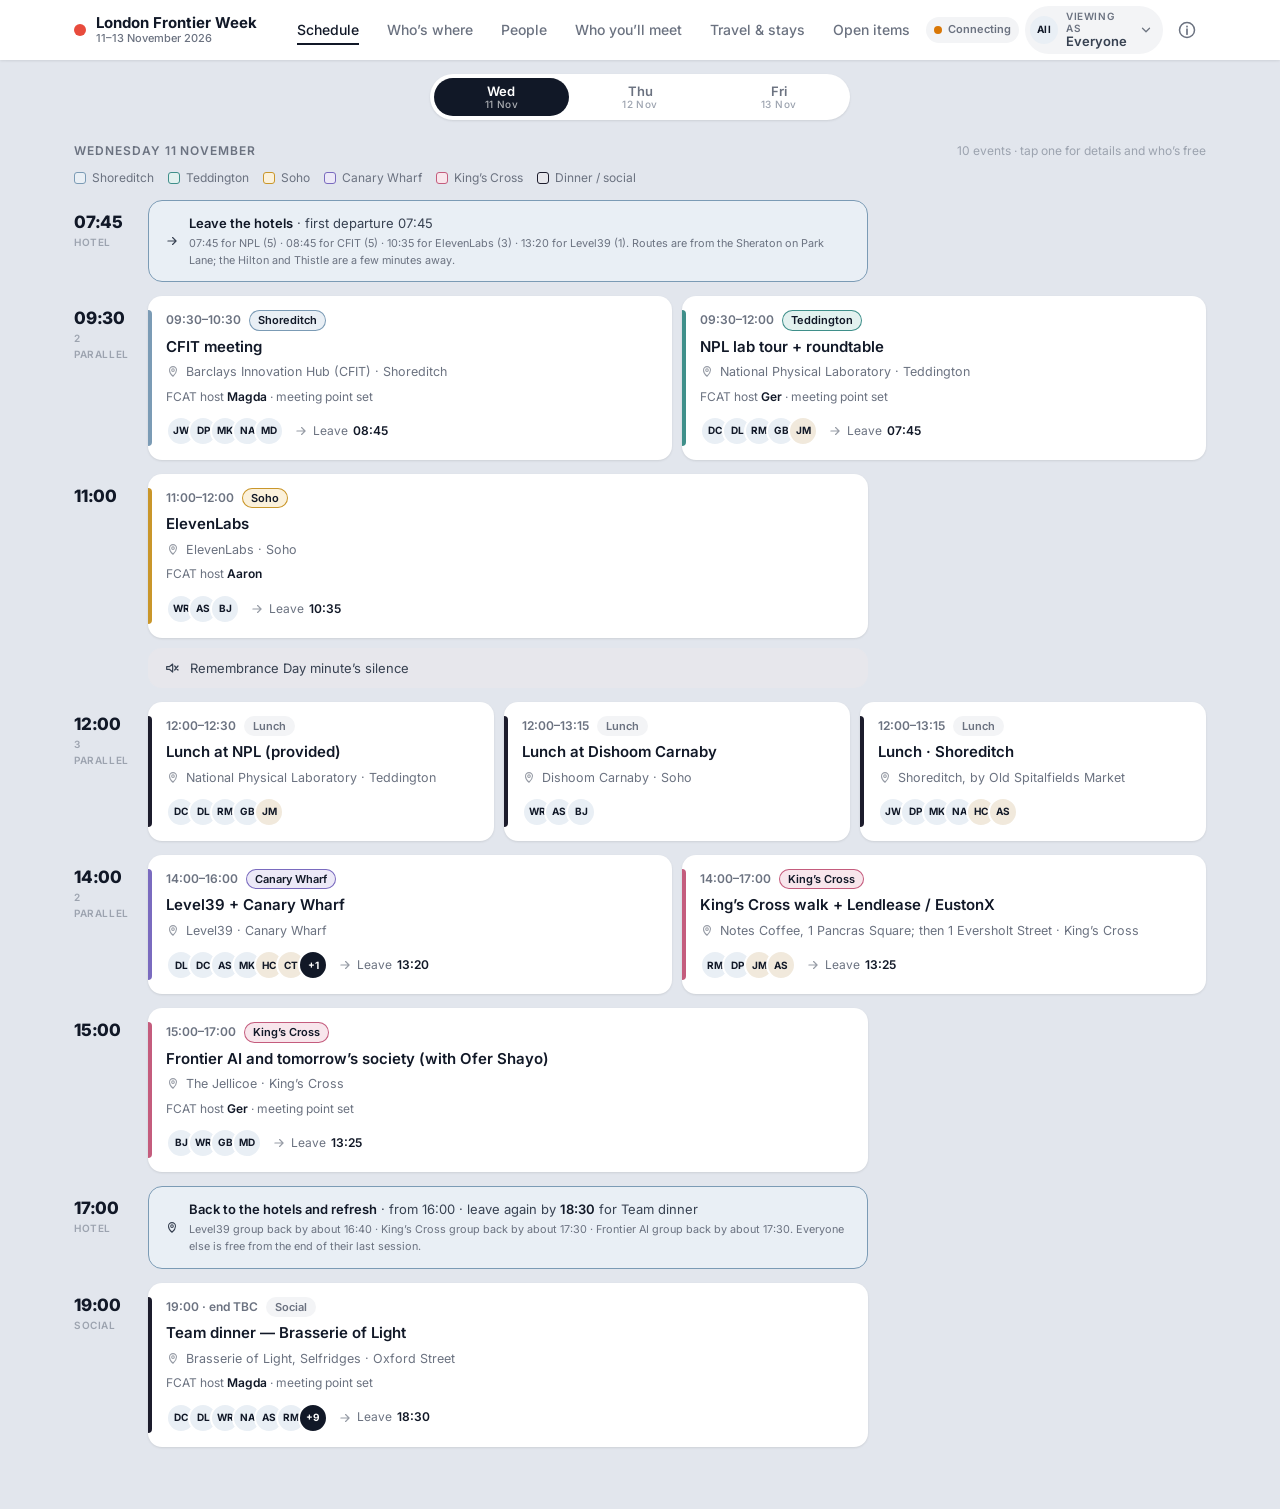
<file: index.html>
<!DOCTYPE html>
<html lang="en">
<head>
  <meta charset="UTF-8" />
  <meta name="viewport" content="width=device-width, initial-scale=1, viewport-fit=cover" />
  <meta name="robots" content="noindex, nofollow" />
  <meta name="theme-color" content="#E2E6ED" />
  <meta name="apple-mobile-web-app-capable" content="yes" />
  <meta name="apple-mobile-web-app-status-bar-style" content="default" />
  <meta name="apple-mobile-web-app-title" content="Frontier Week" />
  <title>London Frontier Week</title>
  <link rel="manifest" href="manifest.webmanifest" />
  <link rel="icon" href="icon.svg" type="image/svg+xml" />
  <link rel="apple-touch-icon" href="icon-180.png" />
  <link rel="preconnect" href="https://fonts.googleapis.com" />
  <link rel="preconnect" href="https://fonts.gstatic.com" crossorigin />
  <link href="https://fonts.googleapis.com/css2?family=Inter:wght@400;500;600;700;800&display=swap" rel="stylesheet" />
  <link rel="stylesheet" href="styles.css" />
</head>
<body>
  <a class="skip" href="#main">Skip to content</a>

  <header class="topbar">
    <div class="topbar-inner">
      <a class="brand" href="#schedule" aria-label="London Frontier Week, home">
        <span class="brand-mark" aria-hidden="true"></span>
        <span class="brand-text">
          <span class="brand-title"><span class="long">London </span>Frontier Week</span>
          <span class="brand-sub" id="brandSub">11–13 November 2026</span>
        </span>
      </a>

      <nav class="nav" aria-label="Sections">
        <a class="nav-link" data-tab="schedule" href="#schedule">Schedule</a>
        <a class="nav-link" data-tab="board" href="#board">Who’s where</a>
        <a class="nav-link" data-tab="people" href="#people">People</a>
        <a class="nav-link" data-tab="meet" href="#meet"><span class="nav-full">Who you’ll meet</span><span class="nav-short">Meet</span></a>
        <a class="nav-link" data-tab="logistics" href="#logistics">Travel<span class="nav-full"> &amp; stays</span></a>
        <a class="nav-link" data-tab="issues" href="#issues">Open items</a>
      </nav>

      <div class="topbar-actions">
        <span class="status static" id="status" title="Read-only copy"><i></i><span>Read-only</span></span>
        <button class="editbtn" id="editBtn" type="button" aria-pressed="false" hidden></button>
        <button class="viewer" id="viewerBtn" type="button" aria-haspopup="dialog">
          <span class="viewer-avatar" id="viewerAvatar" aria-hidden="true">All</span>
          <span class="viewer-text"><span class="viewer-label">Viewing as</span><span class="viewer-name" id="viewerName">Everyone</span></span>
          <svg class="viewer-caret" width="14" height="14" viewBox="0 0 24 24" aria-hidden="true"><path d="M6 9l6 6 6-6" fill="none" stroke="currentColor" stroke-width="2.2" stroke-linecap="round" stroke-linejoin="round"/></svg>
        </button>
        <button class="iconbtn" id="aboutBtn" type="button" aria-label="About this schedule">
          <svg width="20" height="20" viewBox="0 0 24 24" aria-hidden="true"><circle cx="12" cy="12" r="9" fill="none" stroke="currentColor" stroke-width="1.8"/><path d="M12 11v6M12 7.5v.5" stroke="currentColor" stroke-width="2" stroke-linecap="round"/></svg>
        </button>
      </div>
    </div>
  </header>

  <div class="daybar" id="daybar" role="tablist" aria-label="Day"></div>

  <main id="main" class="content" tabindex="-1"></main>

  <nav class="bottomnav" aria-label="Sections">
    <a class="bn-item" data-tab="schedule" href="#schedule">
      <svg viewBox="0 0 24 24" aria-hidden="true"><rect x="3.5" y="5" width="17" height="15" rx="3" fill="none" stroke="currentColor" stroke-width="1.8"/><path d="M3.5 10h17M8 3v4M16 3v4" stroke="currentColor" stroke-width="1.8" stroke-linecap="round"/></svg>
      <span>Schedule</span>
    </a>
    <a class="bn-item" data-tab="board" href="#board">
      <svg viewBox="0 0 24 24" aria-hidden="true"><path d="M4 7h7M4 12h11M4 17h5M14 7h6M18 12h2M12 17h8" stroke="currentColor" stroke-width="2.2" stroke-linecap="round"/></svg>
      <span>Who’s where</span>
    </a>
    <a class="bn-item" data-tab="people" href="#people">
      <svg viewBox="0 0 24 24" aria-hidden="true"><circle cx="9" cy="8.5" r="3.5" fill="none" stroke="currentColor" stroke-width="1.8"/><path d="M3 19c0-3.3 2.7-5.5 6-5.5s6 2.2 6 5.5" fill="none" stroke="currentColor" stroke-width="1.8" stroke-linecap="round"/><path d="M15.5 5.5a3 3 0 0 1 0 6M17 13.8c2.4.5 4 2.4 4 5.2" fill="none" stroke="currentColor" stroke-width="1.8" stroke-linecap="round"/></svg>
      <span>People</span>
    </a>
    <a class="bn-item" data-tab="meet" href="#meet">
      <svg viewBox="0 0 24 24" aria-hidden="true"><rect x="3.5" y="5" width="17" height="14" rx="3" fill="none" stroke="currentColor" stroke-width="1.8"/><circle cx="9" cy="11" r="2.2" fill="none" stroke="currentColor" stroke-width="1.8"/><path d="M5.8 16.5c.5-1.6 1.7-2.5 3.2-2.5s2.7.9 3.2 2.5M14.5 10h3M14.5 13.5h3" fill="none" stroke="currentColor" stroke-width="1.8" stroke-linecap="round"/></svg>
      <span>Meet</span>
    </a>
    <a class="bn-item" data-tab="logistics" href="#logistics">
      <svg viewBox="0 0 24 24" aria-hidden="true"><path d="M12 21s6-5.2 6-10.5A6 6 0 0 0 6 10.5C6 15.8 12 21 12 21z" fill="none" stroke="currentColor" stroke-width="1.8" stroke-linejoin="round"/><circle cx="12" cy="10.5" r="2.2" fill="none" stroke="currentColor" stroke-width="1.8"/></svg>
      <span>Travel</span>
    </a>
    <a class="bn-item" data-tab="issues" href="#issues">
      <svg viewBox="0 0 24 24" aria-hidden="true"><path d="M12 4l9 16H3z" fill="none" stroke="currentColor" stroke-width="1.8" stroke-linejoin="round"/><path d="M12 10v4.5M12 17.2v.3" stroke="currentColor" stroke-width="2" stroke-linecap="round"/></svg>
      <span>Open items</span>
      <em class="bn-badge" id="issuesBadge" hidden></em>
    </a>
  </nav>

  <div class="sheet-root" id="sheetRoot" hidden>
    <div class="sheet-backdrop" id="sheetBackdrop"></div>
    <section class="sheet" id="sheet" role="dialog" aria-modal="true" aria-labelledby="sheetTitle">
      <div class="sheet-handle" aria-hidden="true"></div>
      <button class="sheet-close" id="sheetClose" type="button" aria-label="Close">
        <svg width="18" height="18" viewBox="0 0 24 24" aria-hidden="true"><path d="M6 6l12 12M18 6L6 18" stroke="currentColor" stroke-width="2.2" stroke-linecap="round"/></svg>
      </button>
      <div class="sheet-body" id="sheetBody"></div>
    </section>
  </div>

  <script src="data.js"></script>
  <script src="store.js"></script>
  <script src="app.js"></script>
</body>
</html>
</file>
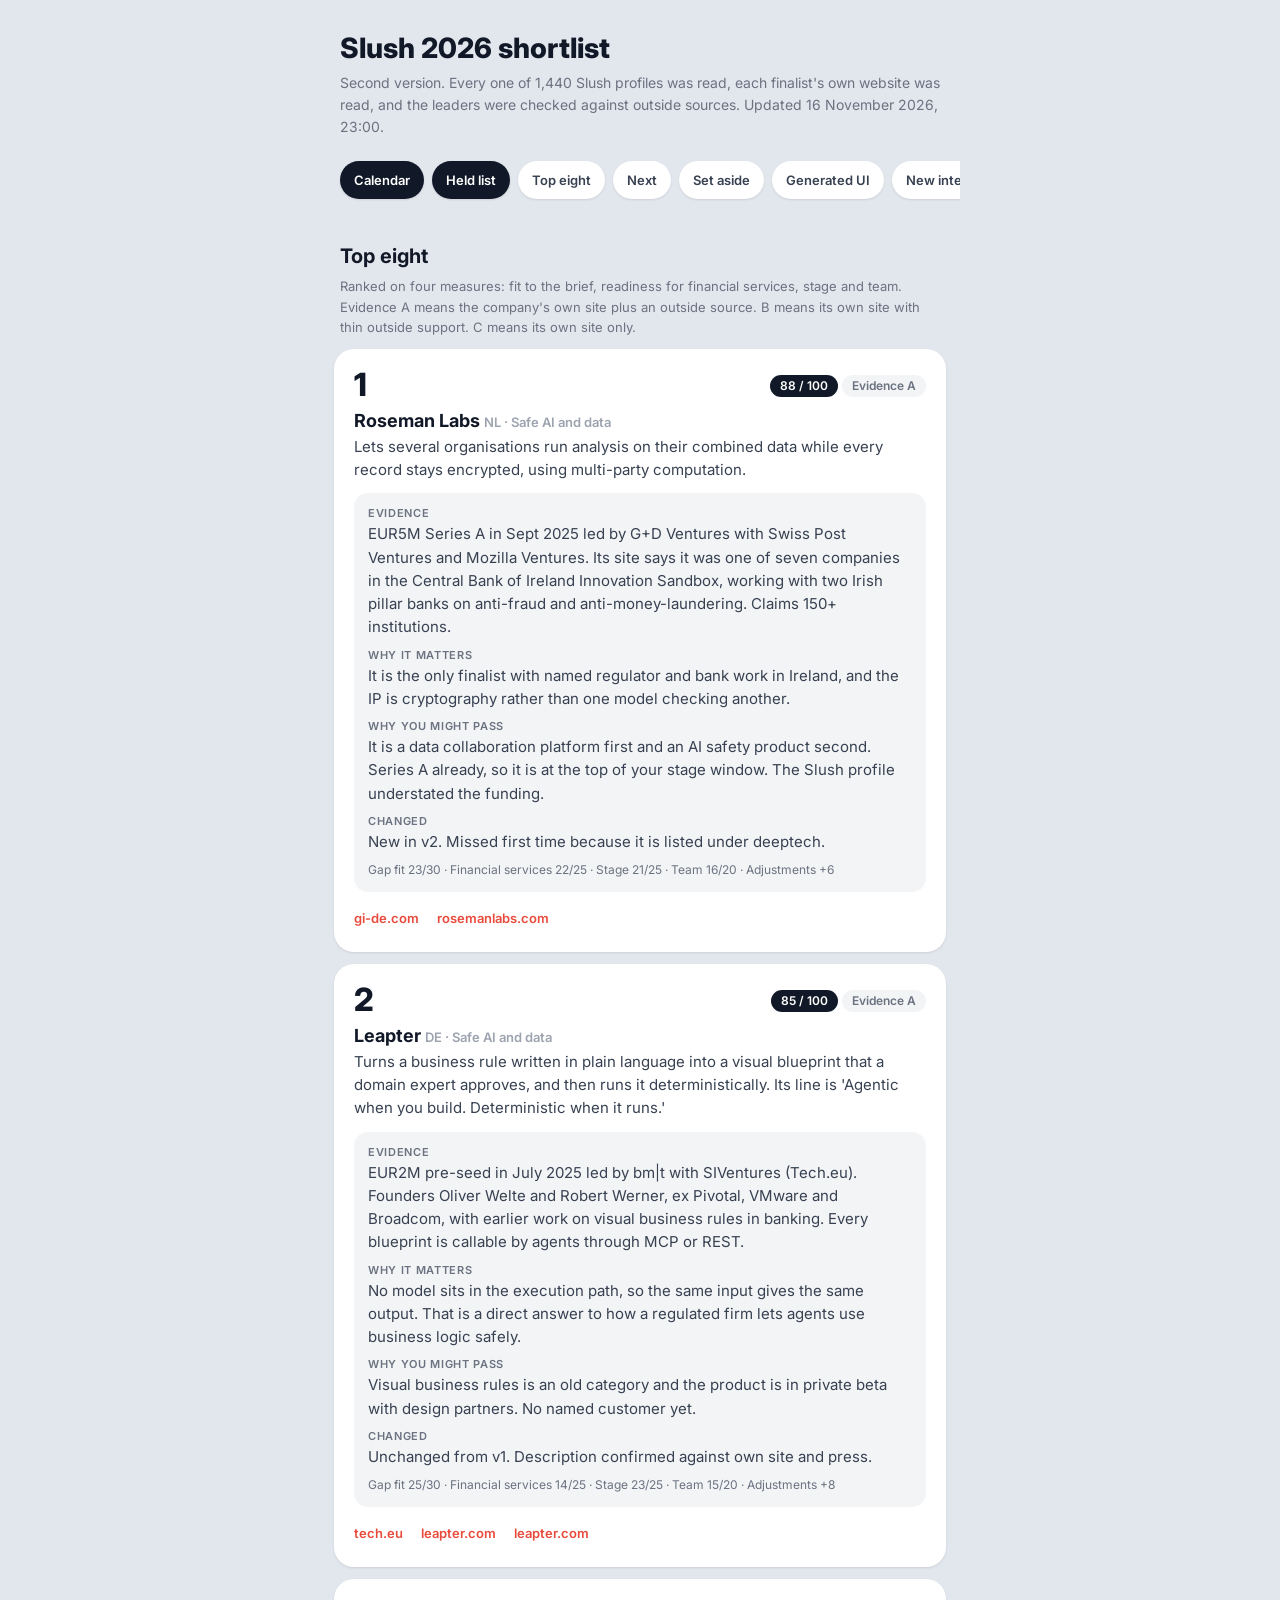
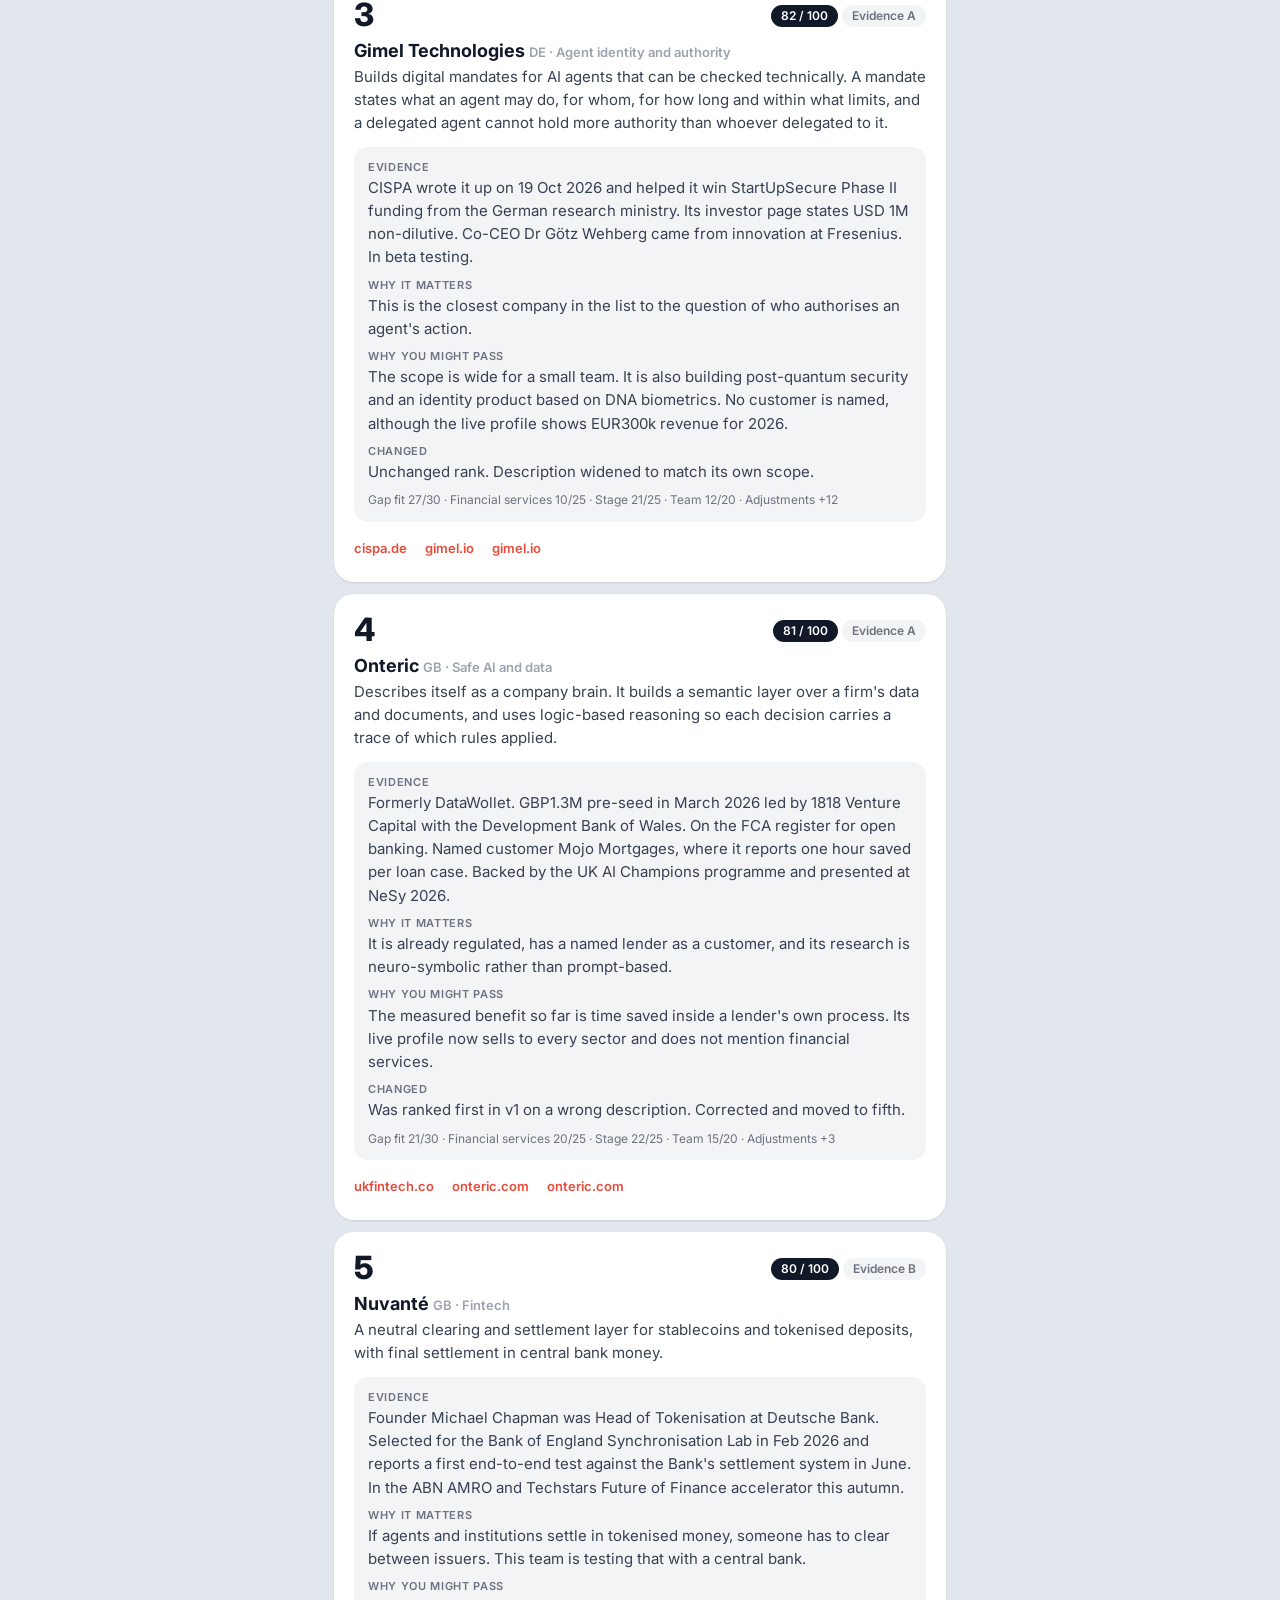
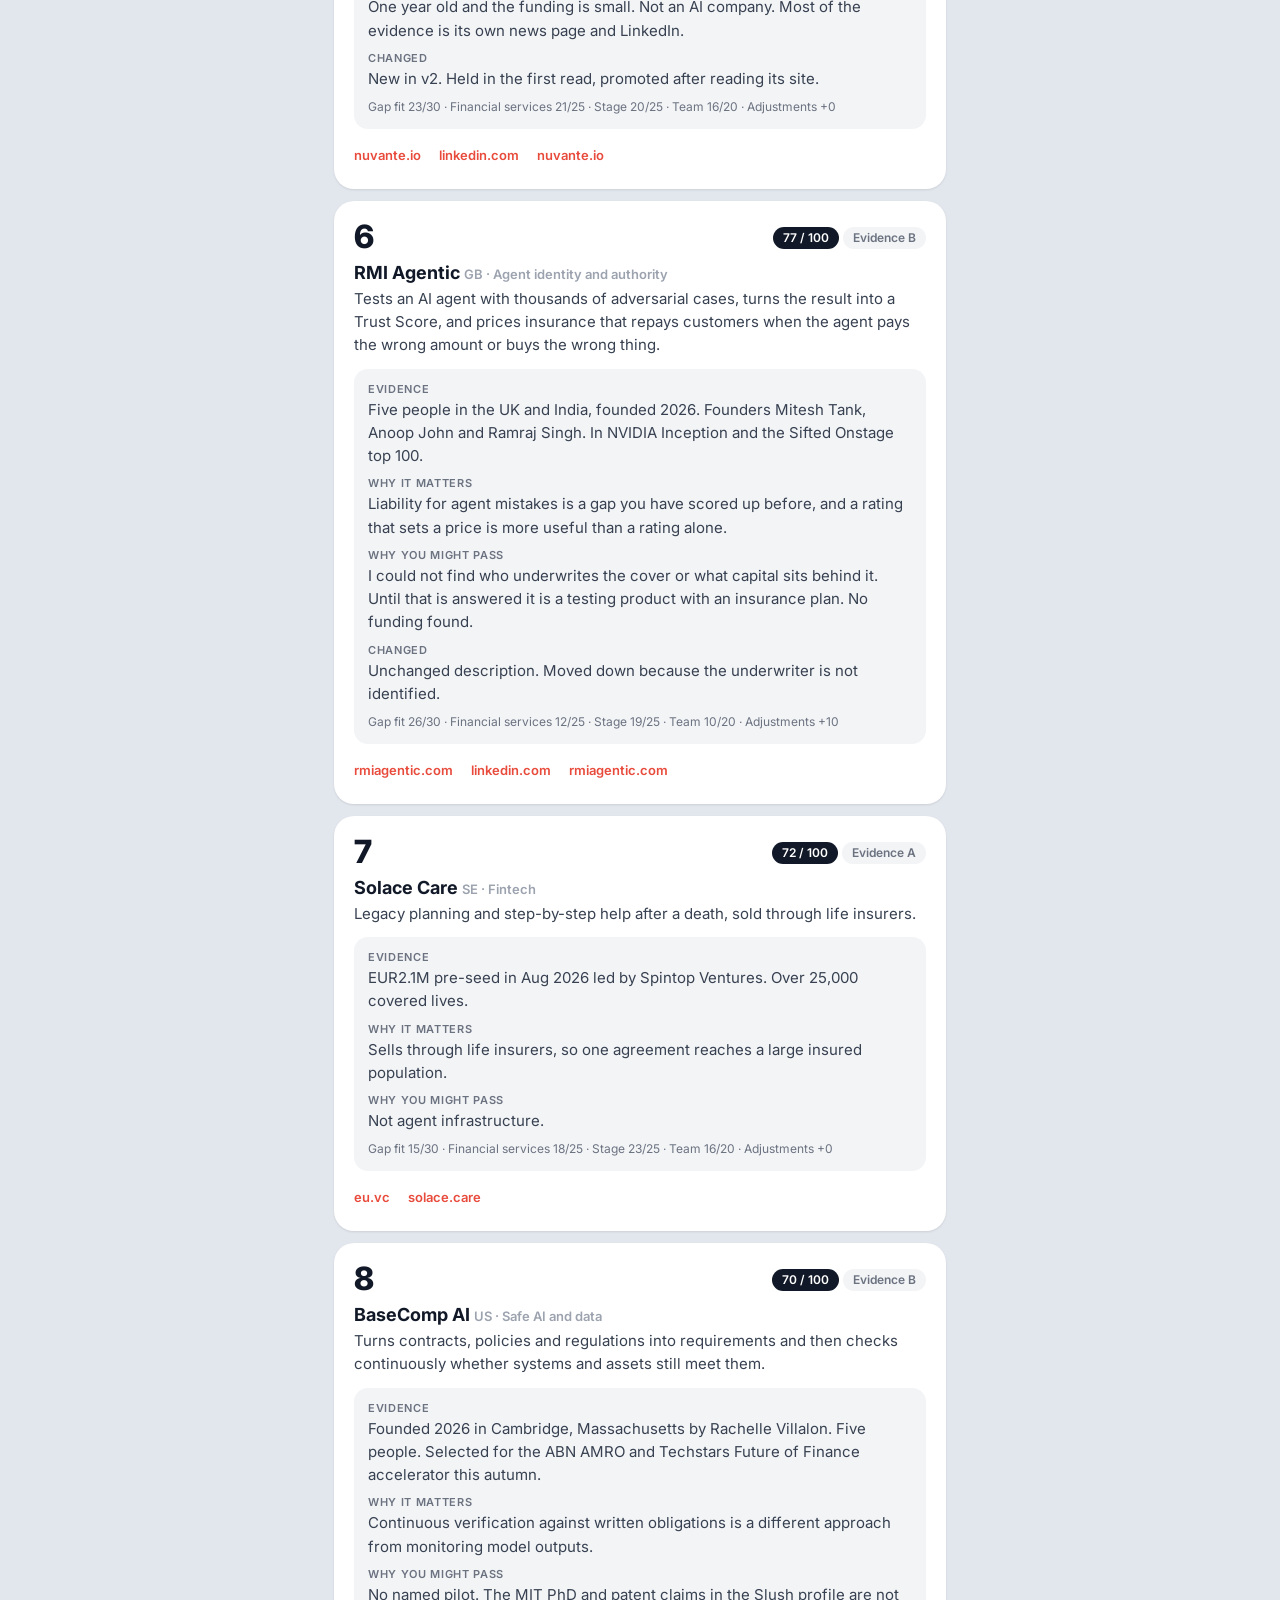
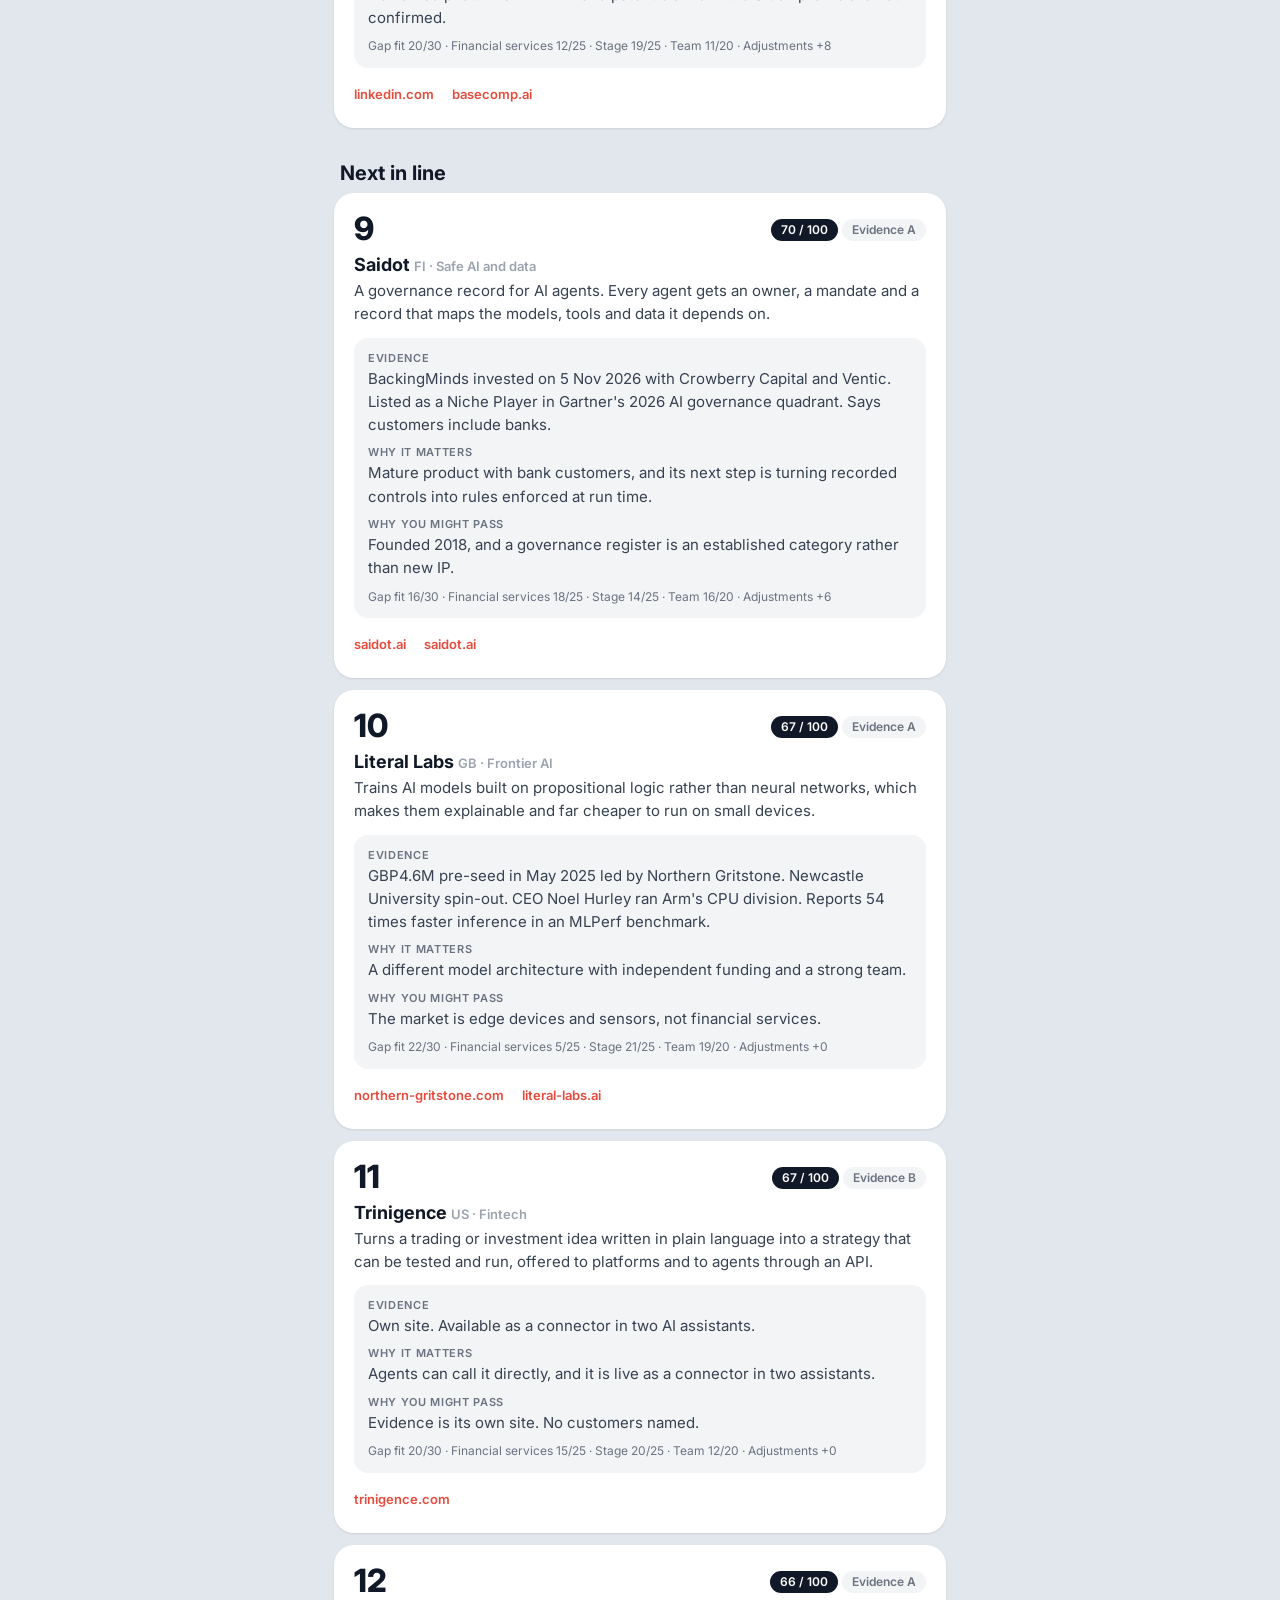
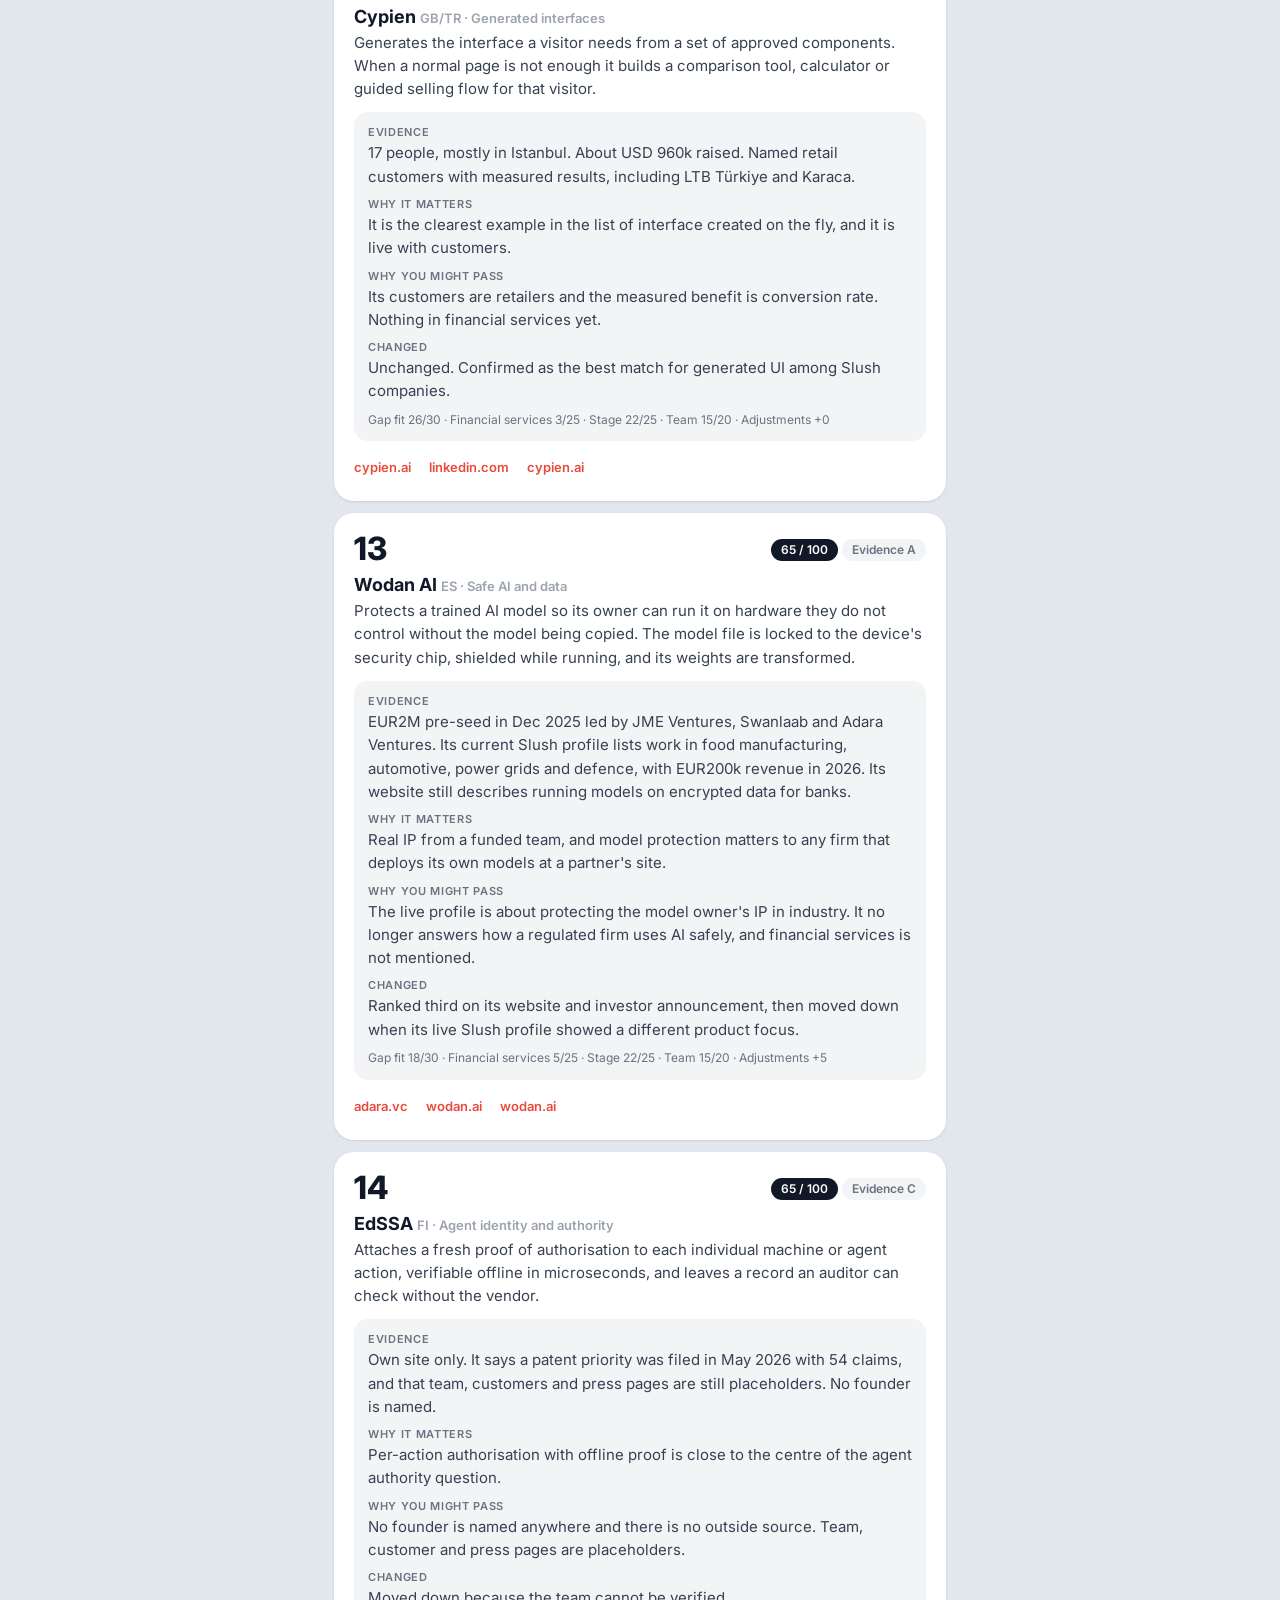
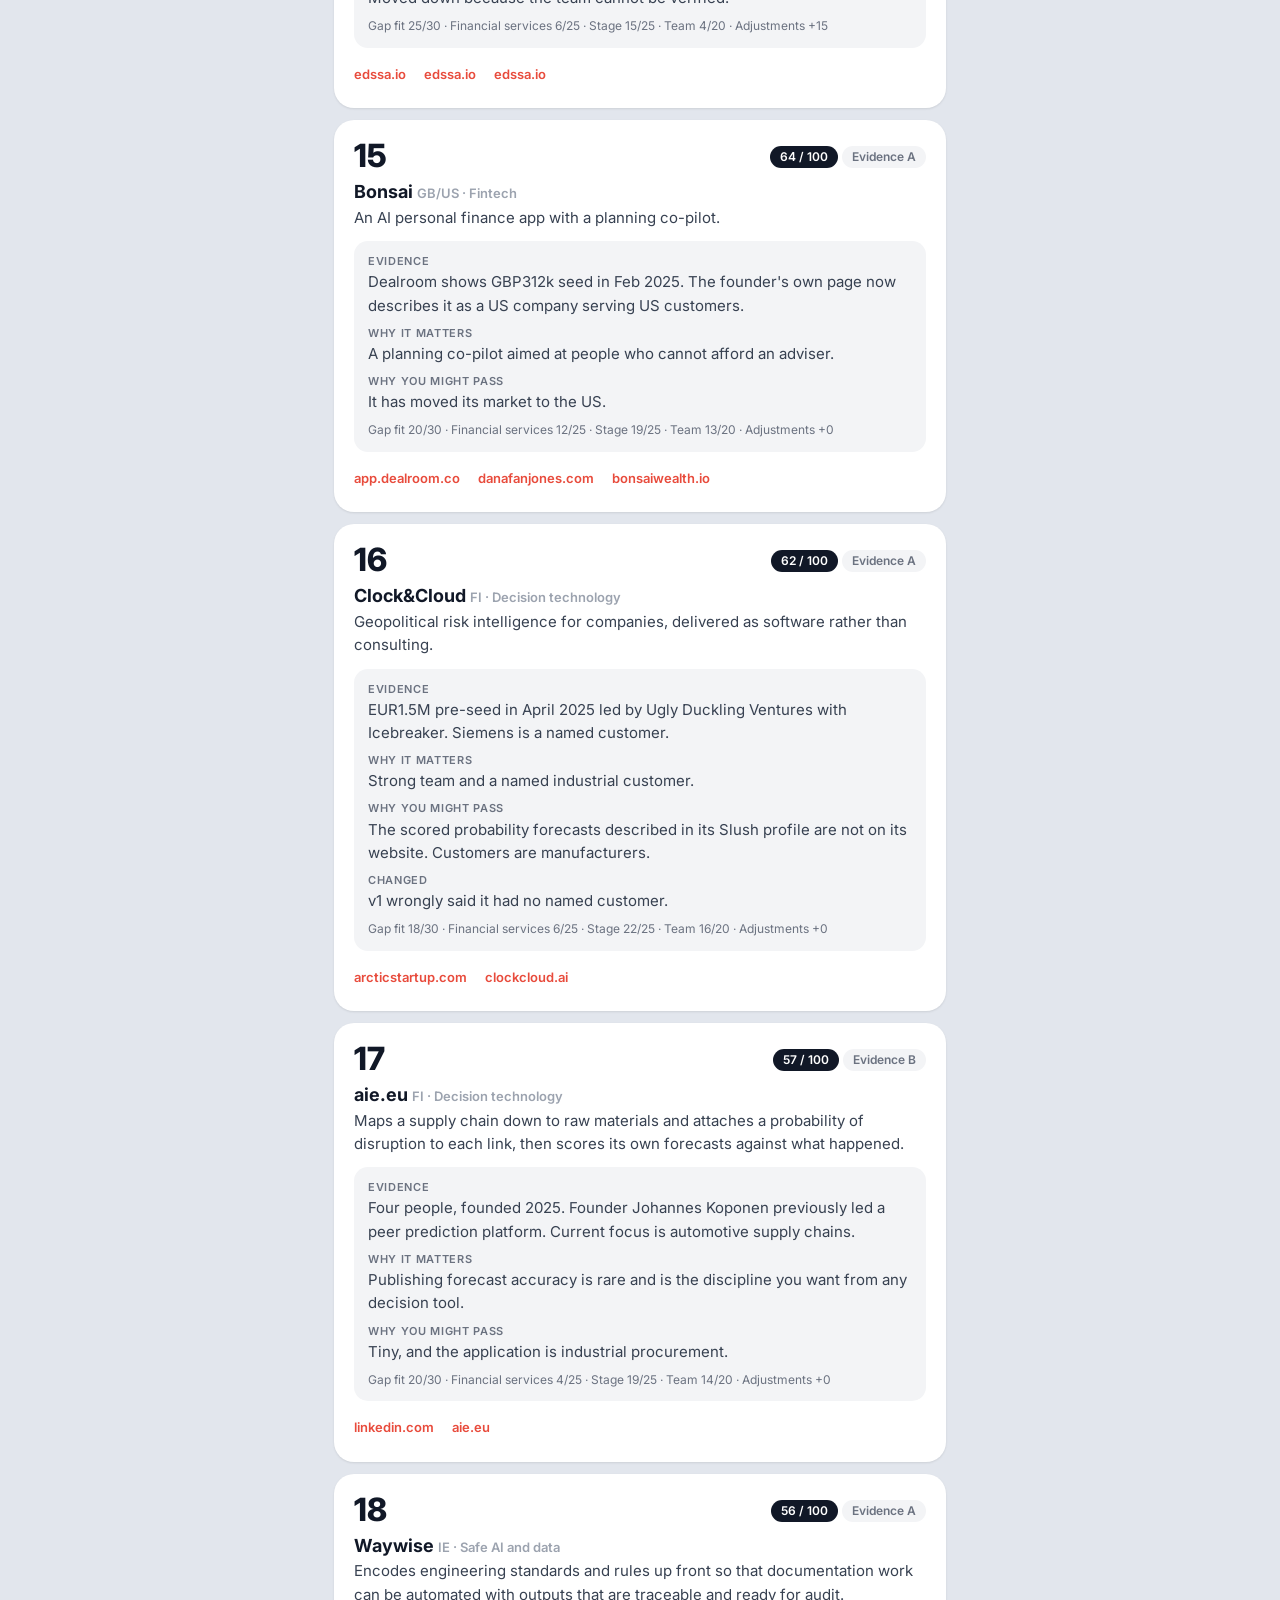
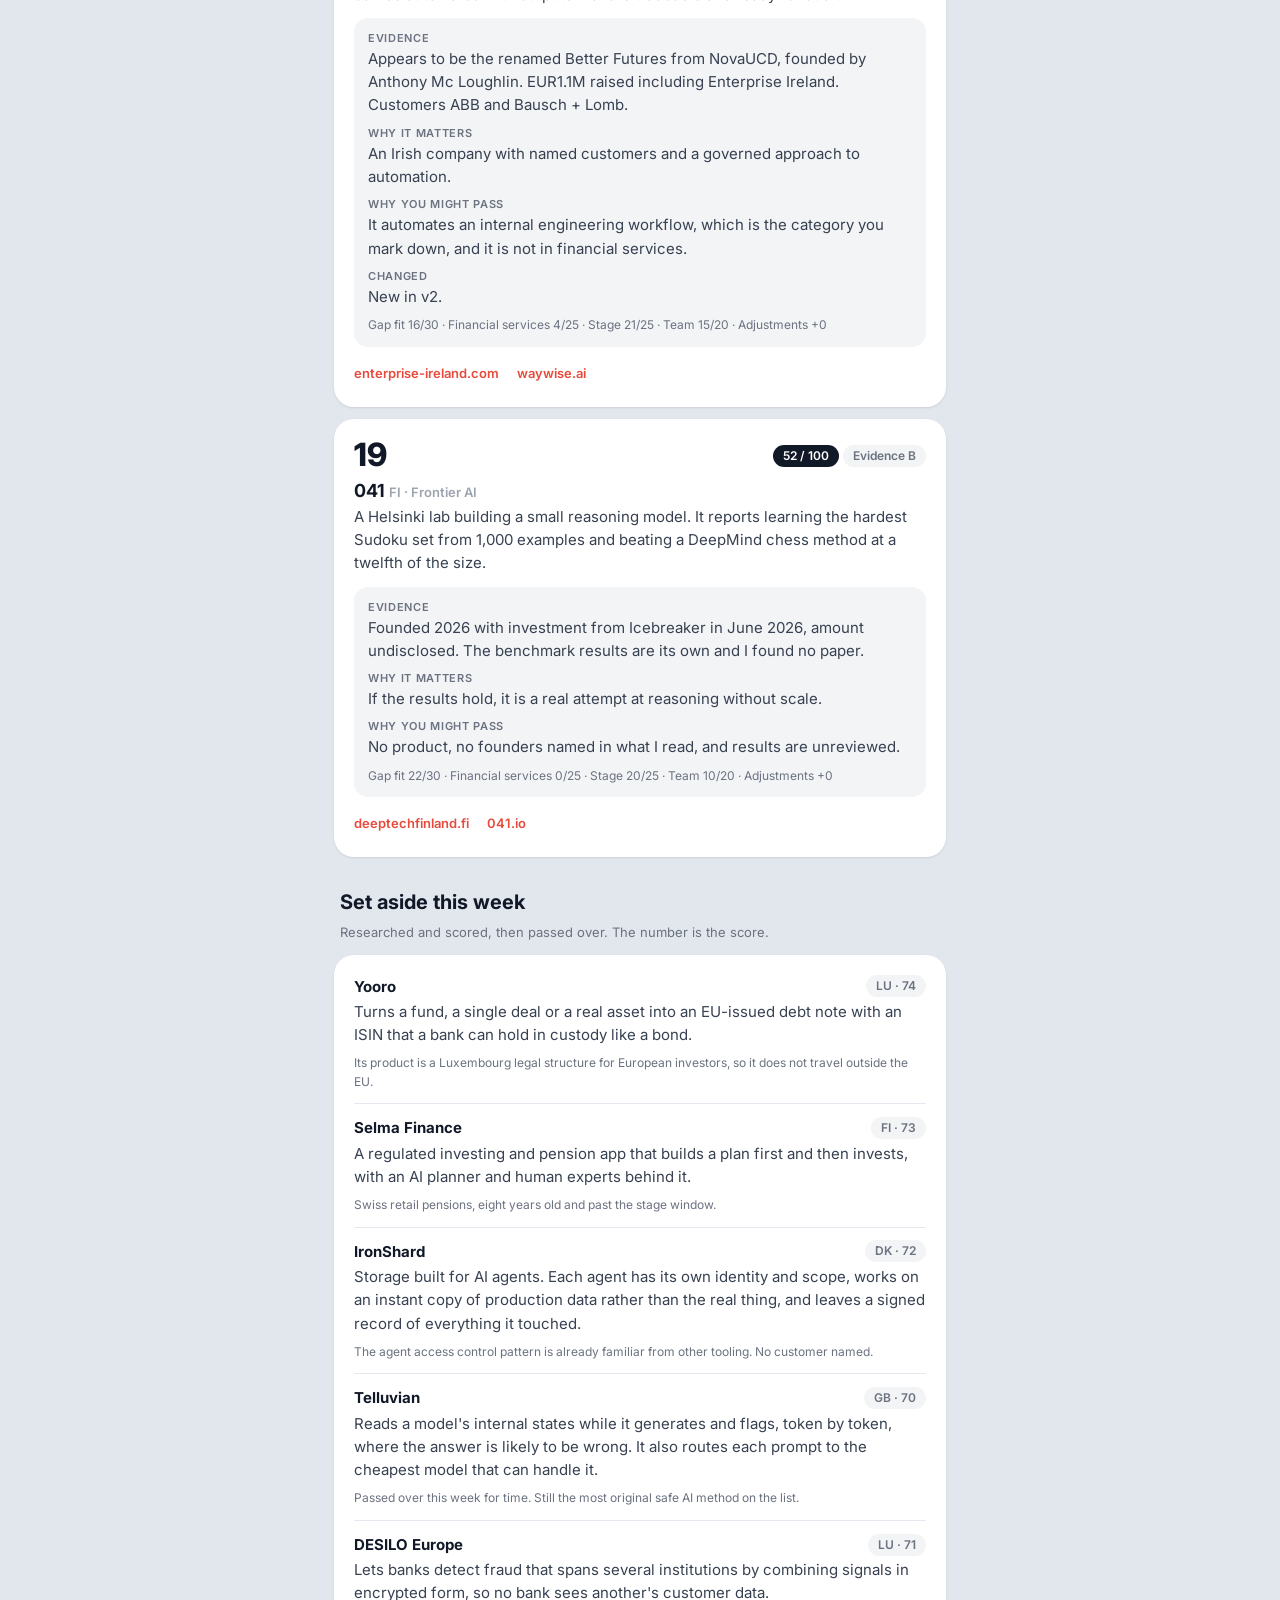
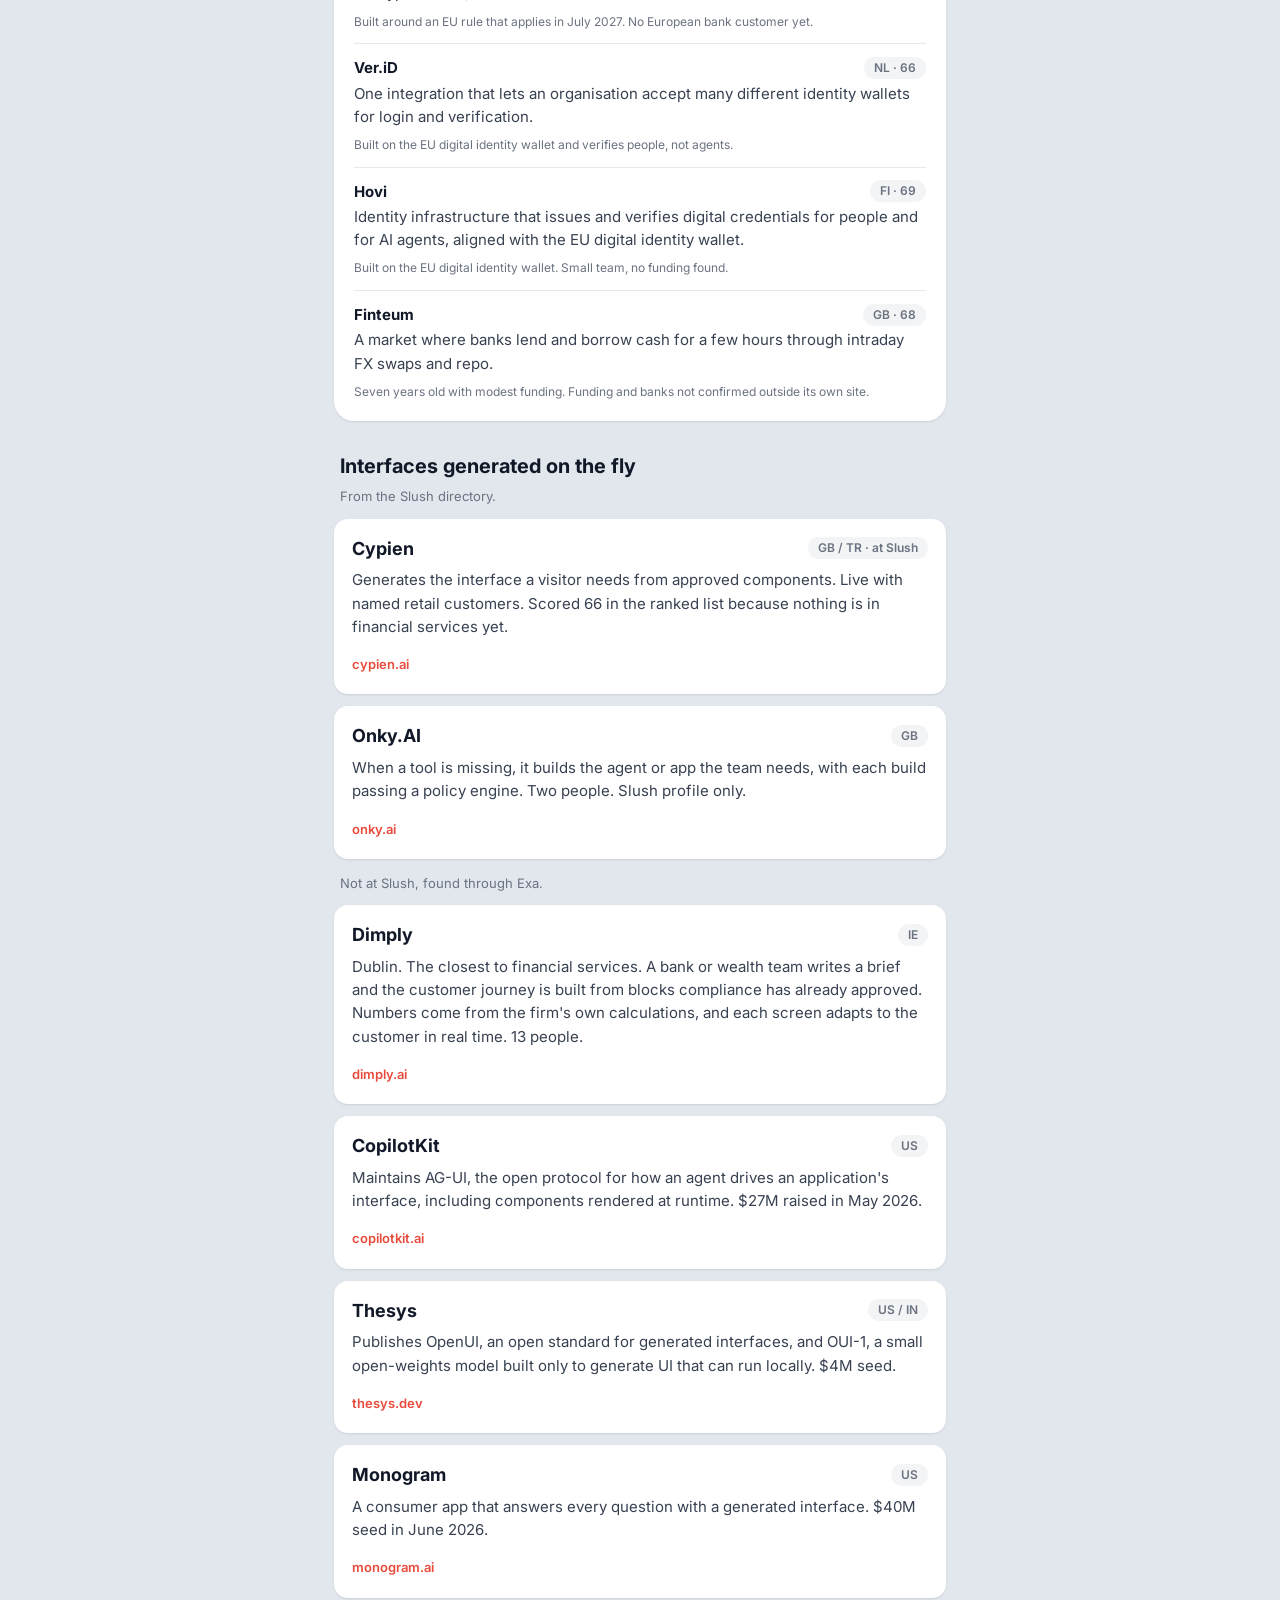
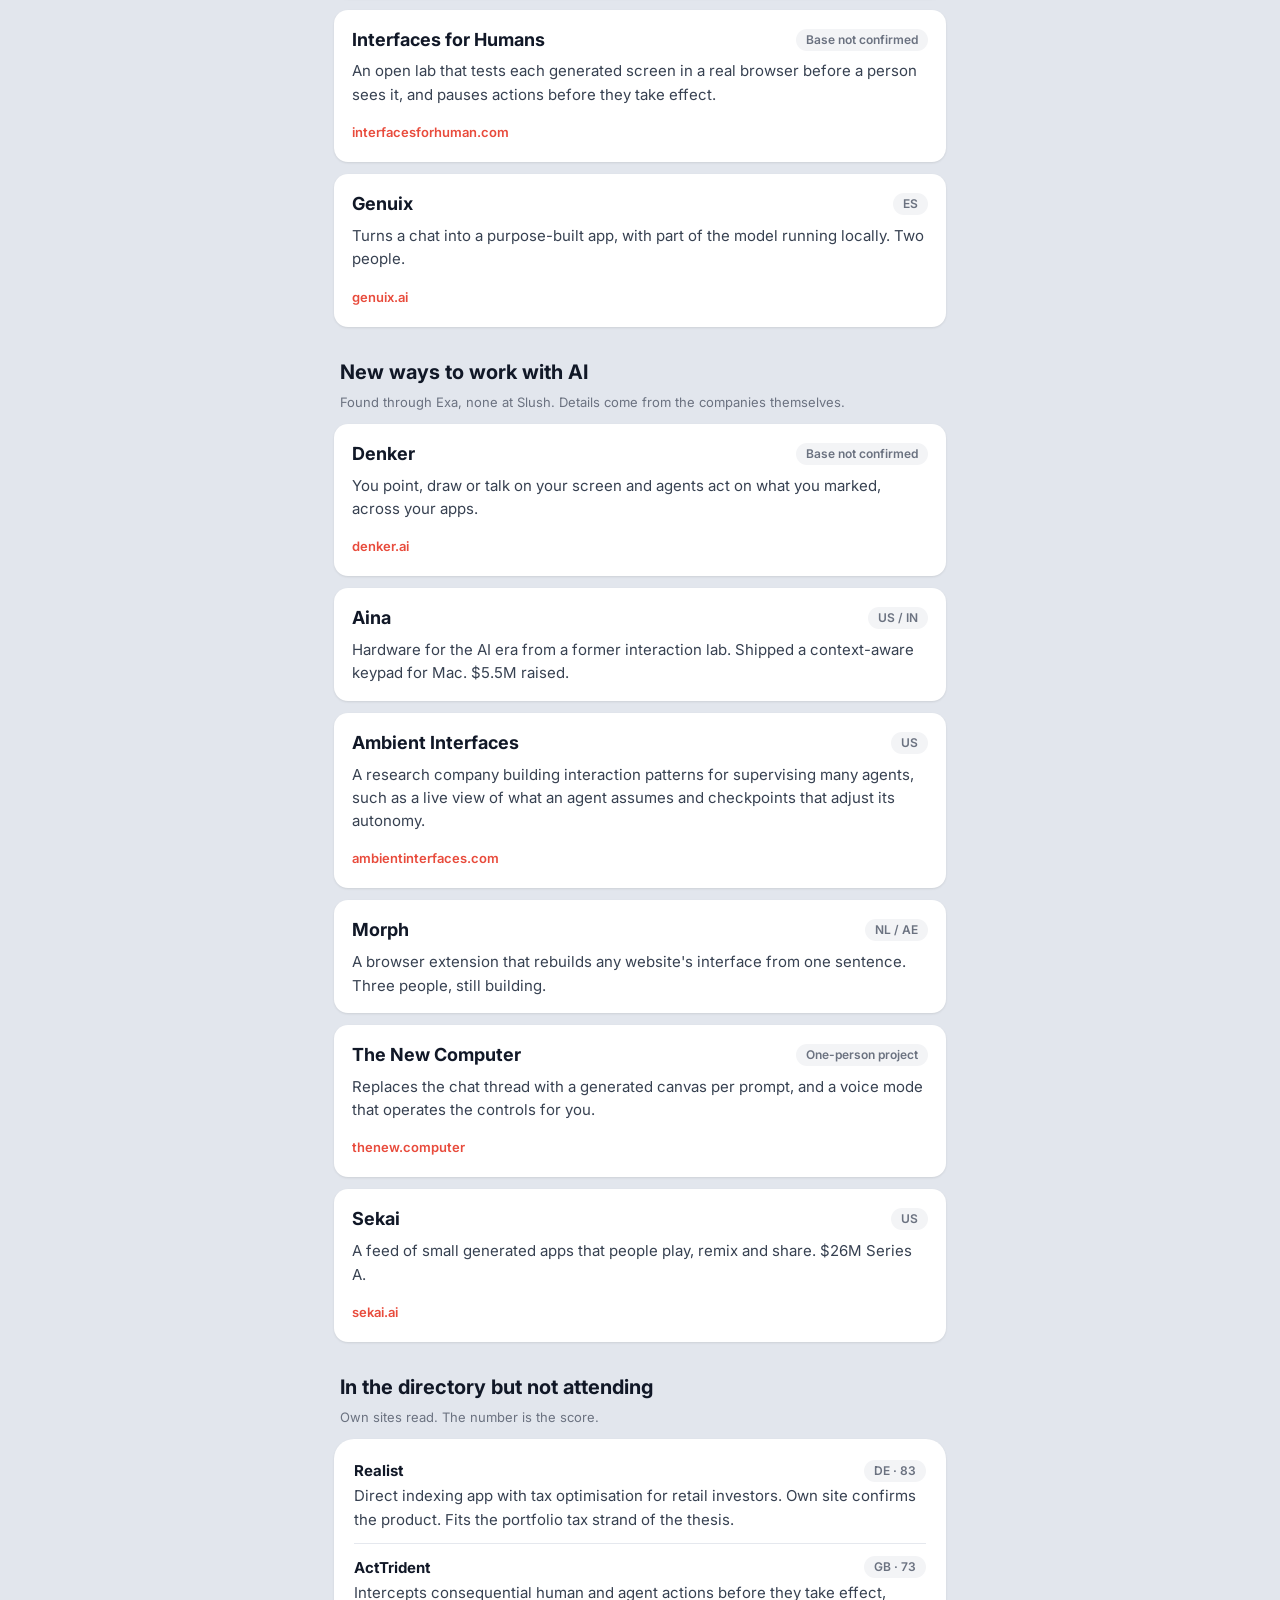
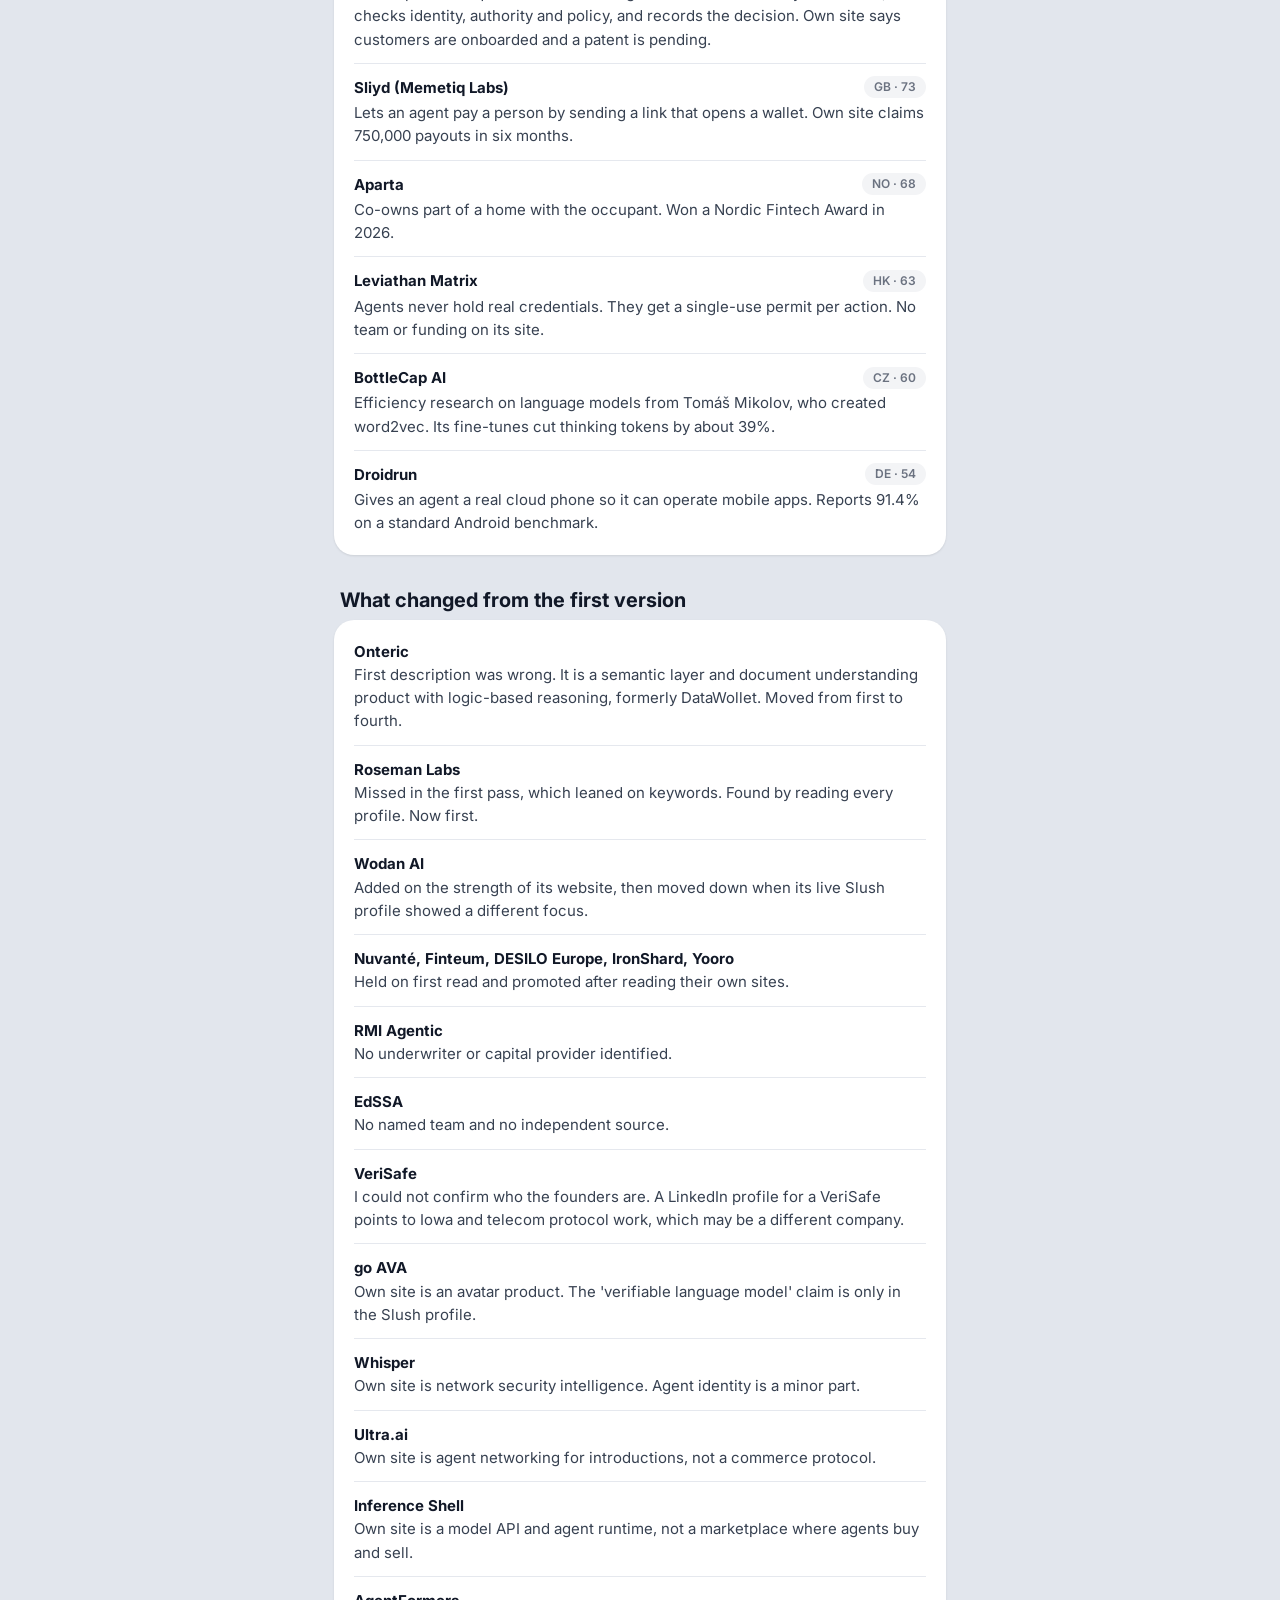
<file: slush-2026/index.html>
<!DOCTYPE html>
<html lang="en"><head><meta charset="UTF-8"><meta name="viewport" content="width=device-width, initial-scale=1.0">
<meta name="robots" content="noindex, nofollow"><title>Slush 2026 shortlist</title>
<link rel="preconnect" href="https://fonts.googleapis.com"><link href="https://fonts.googleapis.com/css2?family=Inter:wght@400;600;700;800&display=swap" rel="stylesheet">
<style>:root{--bg:#E2E6ED;--surface:#FFF;--surface-muted:#F3F4F6;--border:#E5E8EE;--text-primary:#111827;--text-body:#374151;--text-muted:#6B7280;--text-faint:#9CA3AF;--accent:#E84B3C;--shadow-sm:0 1px 3px rgba(0,0,0,.06),0 1px 2px rgba(0,0,0,.04);--radius-md:14px;--radius-lg:20px;--radius-pill:999px;--font:'Inter',-apple-system,BlinkMacSystemFont,'Segoe UI',sans-serif}
*{box-sizing:border-box;margin:0;padding:0}html{scroll-behavior:smooth}
body{font-family:var(--font);background:var(--bg);color:var(--text-body);font-size:15px;line-height:1.55;-webkit-font-smoothing:antialiased}
main{max-width:640px;margin:0 auto;padding:20px 14px 60px}
header{padding:12px 6px 4px}h1{font-size:28px;font-weight:800;color:var(--text-primary);line-height:1.15}
.sub{color:var(--text-muted);margin-top:8px;font-size:14px}
nav{position:sticky;top:0;z-index:5;background:var(--bg);display:flex;gap:8px;overflow-x:auto;padding:12px 6px;margin:8px -14px 4px;padding-left:20px;-webkit-overflow-scrolling:touch}
nav a{flex:none;background:var(--surface);color:var(--text-body);text-decoration:none;font-size:13px;font-weight:600;padding:9px 14px;border-radius:var(--radius-pill);box-shadow:var(--shadow-sm)}
h2{font-size:20px;font-weight:700;color:var(--text-primary);margin:30px 6px 4px;scroll-margin-top:64px}
.note{color:var(--text-muted);font-size:13px;margin:0 6px 12px}
.card{background:var(--surface);border-radius:var(--radius-lg);box-shadow:var(--shadow-sm);padding:20px;margin-bottom:12px}
.card-compact{padding:16px 18px;border-radius:var(--radius-md)}
.card-flat{background:var(--surface-muted);border-radius:var(--radius-md);padding:12px 14px;margin-top:12px}
.card-flat p+p{margin-top:8px}
.row{display:flex;align-items:center;justify-content:space-between;gap:10px;margin-bottom:6px}
h3{font-size:18px;font-weight:700;color:var(--text-primary)}.cc{font-size:13px;font-weight:600;color:var(--text-faint)}
.num{font-size:32px;font-weight:800;color:var(--text-primary);line-height:1}
.badge{display:inline-flex;align-items:center;padding:5px 10px;border-radius:var(--radius-pill);font-size:12px;font-weight:600;line-height:1;white-space:nowrap}
.badge-default{background:var(--surface-muted);color:var(--text-muted)}.badge-dark{background:var(--text-primary);color:#fff}
.lab{display:block;font-size:11px;font-weight:600;letter-spacing:.06em;text-transform:uppercase;color:var(--text-muted)}
.lnk{display:inline-block;margin-top:12px;font-size:13px;font-weight:600;color:var(--accent);text-decoration:none;padding:4px 0}
.li{padding:12px 0;border-bottom:1px solid var(--border)}.li:first-child{padding-top:0}.li:last-child{border-bottom:none;padding-bottom:0}
.li strong{color:var(--text-primary);font-size:15px}.li .row{margin-bottom:2px}
footer{color:var(--text-faint);font-size:12px;margin:24px 6px 0}.sm{font-size:12px;color:var(--text-muted);margin-top:8px}.lnk{margin-right:14px}</style></head><body><main>
<header><h1>Slush 2026 shortlist</h1><p class="sub">Second version. Every one of 1,440 Slush profiles was read, each finalist's own website was read, and the leaders were checked against outside sources. Updated 16 November 2026, 23:00.</p></header>
<nav><a href="calendar/" style="background:#111827;color:#fff">Calendar</a><a href="longlist/" style="background:#111827;color:#fff">Held list</a><a href="#top">Top eight</a><a href="#next">Next</a><a href="#aside">Set aside</a><a href="#gen">Generated UI</a><a href="#edge">New interfaces</a><a href="#beyond">Not at Slush</a><a href="#changed">What changed</a><a href="#method">Method</a></nav>
<h2 id="top">Top eight</h2><p class="note">Ranked on four measures: fit to the brief, readiness for financial services, stage and team. Evidence A means the company's own site plus an outside source. B means its own site with thin outside support. C means its own site only.</p><div class="card"><div class="row"><span class="num">1</span><span><span class="badge badge-dark">88 / 100</span> <span class="badge badge-default">Evidence A</span></span></div>
<h3>Roseman Labs <span class="cc">NL · Safe AI and data</span></h3><p>Lets several organisations run analysis on their combined data while every record stays encrypted, using multi-party computation.</p>
<div class="card-flat"><p><span class="lab">Evidence</span>EUR5M Series A in Sept 2025 led by G+D Ventures with Swiss Post Ventures and Mozilla Ventures. Its site says it was one of seven companies in the Central Bank of Ireland Innovation Sandbox, working with two Irish pillar banks on anti-fraud and anti-money-laundering. Claims 150+ institutions.</p><p><span class="lab">Why it matters</span>It is the only finalist with named regulator and bank work in Ireland, and the IP is cryptography rather than one model checking another.</p><p><span class="lab">Why you might pass</span>It is a data collaboration platform first and an AI safety product second. Series A already, so it is at the top of your stage window. The Slush profile understated the funding.</p><p><span class="lab">Changed</span>New in v2. Missed first time because it is listed under deeptech.</p>
<p class="sm">Gap fit 23/30 · Financial services 22/25 · Stage 21/25 · Team 16/20 · Adjustments +6</p></div><a class="lnk" href="https://www.gi-de.com/en/group/press/press-releases/g-d-ventures-leads-series-a-financing-round-and-supports-expansion-of-collective-intelligence-pioneer-roseman-labs" target="_blank" rel="noopener">gi-de.com</a> <a class="lnk" href="https://rosemanlabs.com/en/" target="_blank" rel="noopener">rosemanlabs.com</a></div><div class="card"><div class="row"><span class="num">2</span><span><span class="badge badge-dark">85 / 100</span> <span class="badge badge-default">Evidence A</span></span></div>
<h3>Leapter <span class="cc">DE · Safe AI and data</span></h3><p>Turns a business rule written in plain language into a visual blueprint that a domain expert approves, and then runs it deterministically. Its line is &#x27;Agentic when you build. Deterministic when it runs.&#x27;</p>
<div class="card-flat"><p><span class="lab">Evidence</span>EUR2M pre-seed in July 2025 led by bm|t with SIVentures (Tech.eu). Founders Oliver Welte and Robert Werner, ex Pivotal, VMware and Broadcom, with earlier work on visual business rules in banking. Every blueprint is callable by agents through MCP or REST.</p><p><span class="lab">Why it matters</span>No model sits in the execution path, so the same input gives the same output. That is a direct answer to how a regulated firm lets agents use business logic safely.</p><p><span class="lab">Why you might pass</span>Visual business rules is an old category and the product is in private beta with design partners. No named customer yet.</p><p><span class="lab">Changed</span>Unchanged from v1. Description confirmed against own site and press.</p>
<p class="sm">Gap fit 25/30 · Financial services 14/25 · Stage 23/25 · Team 15/20 · Adjustments +8</p></div><a class="lnk" href="https://tech.eu/2025/07/01/leapter-raises-eur2m-to-redefine-enterprise-software-with-ai-driven-blueprints/" target="_blank" rel="noopener">tech.eu</a> <a class="lnk" href="https://www.leapter.com/about/" target="_blank" rel="noopener">leapter.com</a> <a class="lnk" href="https://www.leapter.com" target="_blank" rel="noopener">leapter.com</a></div><div class="card"><div class="row"><span class="num">3</span><span><span class="badge badge-dark">82 / 100</span> <span class="badge badge-default">Evidence A</span></span></div>
<h3>Gimel Technologies <span class="cc">DE · Agent identity and authority</span></h3><p>Builds digital mandates for AI agents that can be checked technically. A mandate states what an agent may do, for whom, for how long and within what limits, and a delegated agent cannot hold more authority than whoever delegated to it.</p>
<div class="card-flat"><p><span class="lab">Evidence</span>CISPA wrote it up on 19 Oct 2026 and helped it win StartUpSecure Phase II funding from the German research ministry. Its investor page states USD 1M non-dilutive. Co-CEO Dr Götz Wehberg came from innovation at Fresenius. In beta testing.</p><p><span class="lab">Why it matters</span>This is the closest company in the list to the question of who authorises an agent&#x27;s action.</p><p><span class="lab">Why you might pass</span>The scope is wide for a small team. It is also building post-quantum security and an identity product based on DNA biometrics. No customer is named, although the live profile shows EUR300k revenue for 2026.</p><p><span class="lab">Changed</span>Unchanged rank. Description widened to match its own scope.</p>
<p class="sm">Gap fit 27/30 · Financial services 10/25 · Stage 21/25 · Team 12/20 · Adjustments +12</p></div><a class="lnk" href="https://cispa.de/en/technology-transfer/startups-and-entrepreneurship/blog/blog-post/2026/26-10-19-welcome-gimel" target="_blank" rel="noopener">cispa.de</a> <a class="lnk" href="https://gimel.io/ir" target="_blank" rel="noopener">gimel.io</a> <a class="lnk" href="https://gimel.io" target="_blank" rel="noopener">gimel.io</a></div><div class="card"><div class="row"><span class="num">4</span><span><span class="badge badge-dark">81 / 100</span> <span class="badge badge-default">Evidence A</span></span></div>
<h3>Onteric <span class="cc">GB · Safe AI and data</span></h3><p>Describes itself as a company brain. It builds a semantic layer over a firm&#x27;s data and documents, and uses logic-based reasoning so each decision carries a trace of which rules applied.</p>
<div class="card-flat"><p><span class="lab">Evidence</span>Formerly DataWollet. GBP1.3M pre-seed in March 2026 led by 1818 Venture Capital with the Development Bank of Wales. On the FCA register for open banking. Named customer Mojo Mortgages, where it reports one hour saved per loan case. Backed by the UK AI Champions programme and presented at NeSy 2026.</p><p><span class="lab">Why it matters</span>It is already regulated, has a named lender as a customer, and its research is neuro-symbolic rather than prompt-based.</p><p><span class="lab">Why you might pass</span>The measured benefit so far is time saved inside a lender&#x27;s own process. Its live profile now sells to every sector and does not mention financial services.</p><p><span class="lab">Changed</span>Was ranked first in v1 on a wrong description. Corrected and moved to fifth.</p>
<p class="sm">Gap fit 21/30 · Financial services 20/25 · Stage 22/25 · Team 15/20 · Adjustments +3</p></div><a class="lnk" href="https://ukfintech.co/welsh-fintech-startup-datawollet-closes-1-3-million-oversubscribed-pre-seed-investment/" target="_blank" rel="noopener">ukfintech.co</a> <a class="lnk" href="https://www.onteric.com/about-us" target="_blank" rel="noopener">onteric.com</a> <a class="lnk" href="https://www.onteric.com/" target="_blank" rel="noopener">onteric.com</a></div><div class="card"><div class="row"><span class="num">5</span><span><span class="badge badge-dark">80 / 100</span> <span class="badge badge-default">Evidence B</span></span></div>
<h3>Nuvanté <span class="cc">GB · Fintech</span></h3><p>A neutral clearing and settlement layer for stablecoins and tokenised deposits, with final settlement in central bank money.</p>
<div class="card-flat"><p><span class="lab">Evidence</span>Founder Michael Chapman was Head of Tokenisation at Deutsche Bank. Selected for the Bank of England Synchronisation Lab in Feb 2026 and reports a first end-to-end test against the Bank&#x27;s settlement system in June. In the ABN AMRO and Techstars Future of Finance accelerator this autumn.</p><p><span class="lab">Why it matters</span>If agents and institutions settle in tokenised money, someone has to clear between issuers. This team is testing that with a central bank.</p><p><span class="lab">Why you might pass</span>One year old and the funding is small. Not an AI company. Most of the evidence is its own news page and LinkedIn.</p><p><span class="lab">Changed</span>New in v2. Held in the first read, promoted after reading its site.</p>
<p class="sm">Gap fit 23/30 · Financial services 21/25 · Stage 20/25 · Team 16/20 · Adjustments +0</p></div><a class="lnk" href="https://www.nuvante.io/" target="_blank" rel="noopener">nuvante.io</a> <a class="lnk" href="https://linkedin.com/in/michaelrezachapman" target="_blank" rel="noopener">linkedin.com</a> <a class="lnk" href="https://www.nuvante.io" target="_blank" rel="noopener">nuvante.io</a></div><div class="card"><div class="row"><span class="num">6</span><span><span class="badge badge-dark">77 / 100</span> <span class="badge badge-default">Evidence B</span></span></div>
<h3>RMI Agentic <span class="cc">GB · Agent identity and authority</span></h3><p>Tests an AI agent with thousands of adversarial cases, turns the result into a Trust Score, and prices insurance that repays customers when the agent pays the wrong amount or buys the wrong thing.</p>
<div class="card-flat"><p><span class="lab">Evidence</span>Five people in the UK and India, founded 2026. Founders Mitesh Tank, Anoop John and Ramraj Singh. In NVIDIA Inception and the Sifted Onstage top 100.</p><p><span class="lab">Why it matters</span>Liability for agent mistakes is a gap you have scored up before, and a rating that sets a price is more useful than a rating alone.</p><p><span class="lab">Why you might pass</span>I could not find who underwrites the cover or what capital sits behind it. Until that is answered it is a testing product with an insurance plan. No funding found.</p><p><span class="lab">Changed</span>Unchanged description. Moved down because the underwriter is not identified.</p>
<p class="sm">Gap fit 26/30 · Financial services 12/25 · Stage 19/25 · Team 10/20 · Adjustments +10</p></div><a class="lnk" href="https://www.rmiagentic.com/" target="_blank" rel="noopener">rmiagentic.com</a> <a class="lnk" href="https://linkedin.com/company/rmiagentic" target="_blank" rel="noopener">linkedin.com</a> <a class="lnk" href="https://www.rmiagentic.com" target="_blank" rel="noopener">rmiagentic.com</a></div><div class="card"><div class="row"><span class="num">7</span><span><span class="badge badge-dark">72 / 100</span> <span class="badge badge-default">Evidence A</span></span></div>
<h3>Solace Care <span class="cc">SE · Fintech</span></h3><p>Legacy planning and step-by-step help after a death, sold through life insurers.</p>
<div class="card-flat"><p><span class="lab">Evidence</span>EUR2.1M pre-seed in Aug 2026 led by Spintop Ventures. Over 25,000 covered lives.</p><p><span class="lab">Why it matters</span>Sells through life insurers, so one agreement reaches a large insured population.</p><p><span class="lab">Why you might pass</span>Not agent infrastructure.</p>
<p class="sm">Gap fit 15/30 · Financial services 18/25 · Stage 23/25 · Team 16/20 · Adjustments +0</p></div><a class="lnk" href="https://www.eu.vc/p/solace-care-raises-sek-23m-end-of-life-support" target="_blank" rel="noopener">eu.vc</a> <a class="lnk" href="https://solace.care/" target="_blank" rel="noopener">solace.care</a></div><div class="card"><div class="row"><span class="num">8</span><span><span class="badge badge-dark">70 / 100</span> <span class="badge badge-default">Evidence B</span></span></div>
<h3>BaseComp AI <span class="cc">US · Safe AI and data</span></h3><p>Turns contracts, policies and regulations into requirements and then checks continuously whether systems and assets still meet them.</p>
<div class="card-flat"><p><span class="lab">Evidence</span>Founded 2026 in Cambridge, Massachusetts by Rachelle Villalon. Five people. Selected for the ABN AMRO and Techstars Future of Finance accelerator this autumn.</p><p><span class="lab">Why it matters</span>Continuous verification against written obligations is a different approach from monitoring model outputs.</p><p><span class="lab">Why you might pass</span>No named pilot. The MIT PhD and patent claims in the Slush profile are not confirmed.</p>
<p class="sm">Gap fit 20/30 · Financial services 12/25 · Stage 19/25 · Team 11/20 · Adjustments +8</p></div><a class="lnk" href="https://linkedin.com/company/basecomp-ai" target="_blank" rel="noopener">linkedin.com</a> <a class="lnk" href="https://www.basecomp.ai" target="_blank" rel="noopener">basecomp.ai</a></div>
<h2 id="next">Next in line</h2><div class="card"><div class="row"><span class="num">9</span><span><span class="badge badge-dark">70 / 100</span> <span class="badge badge-default">Evidence A</span></span></div>
<h3>Saidot <span class="cc">FI · Safe AI and data</span></h3><p>A governance record for AI agents. Every agent gets an owner, a mandate and a record that maps the models, tools and data it depends on.</p>
<div class="card-flat"><p><span class="lab">Evidence</span>BackingMinds invested on 5 Nov 2026 with Crowberry Capital and Ventic. Listed as a Niche Player in Gartner&#x27;s 2026 AI governance quadrant. Says customers include banks.</p><p><span class="lab">Why it matters</span>Mature product with bank customers, and its next step is turning recorded controls into rules enforced at run time.</p><p><span class="lab">Why you might pass</span>Founded 2018, and a governance register is an established category rather than new IP.</p>
<p class="sm">Gap fit 16/30 · Financial services 18/25 · Stage 14/25 · Team 16/20 · Adjustments +6</p></div><a class="lnk" href="https://www.saidot.ai/insights/backingminds-invests-in-saidot-to-unlock-the-value-of-enterprise-ai-agents" target="_blank" rel="noopener">saidot.ai</a> <a class="lnk" href="https://www.saidot.ai" target="_blank" rel="noopener">saidot.ai</a></div><div class="card"><div class="row"><span class="num">10</span><span><span class="badge badge-dark">67 / 100</span> <span class="badge badge-default">Evidence A</span></span></div>
<h3>Literal Labs <span class="cc">GB · Frontier AI</span></h3><p>Trains AI models built on propositional logic rather than neural networks, which makes them explainable and far cheaper to run on small devices.</p>
<div class="card-flat"><p><span class="lab">Evidence</span>GBP4.6M pre-seed in May 2025 led by Northern Gritstone. Newcastle University spin-out. CEO Noel Hurley ran Arm&#x27;s CPU division. Reports 54 times faster inference in an MLPerf benchmark.</p><p><span class="lab">Why it matters</span>A different model architecture with independent funding and a strong team.</p><p><span class="lab">Why you might pass</span>The market is edge devices and sensors, not financial services.</p>
<p class="sm">Gap fit 22/30 · Financial services 5/25 · Stage 21/25 · Team 19/20 · Adjustments +0</p></div><a class="lnk" href="https://www.northern-gritstone.com/news/northern-gritstone-invests-in-literal-labs" target="_blank" rel="noopener">northern-gritstone.com</a> <a class="lnk" href="https://www.literal-labs.ai" target="_blank" rel="noopener">literal-labs.ai</a></div><div class="card"><div class="row"><span class="num">11</span><span><span class="badge badge-dark">67 / 100</span> <span class="badge badge-default">Evidence B</span></span></div>
<h3>Trinigence <span class="cc">US · Fintech</span></h3><p>Turns a trading or investment idea written in plain language into a strategy that can be tested and run, offered to platforms and to agents through an API.</p>
<div class="card-flat"><p><span class="lab">Evidence</span>Own site. Available as a connector in two AI assistants.</p><p><span class="lab">Why it matters</span>Agents can call it directly, and it is live as a connector in two assistants.</p><p><span class="lab">Why you might pass</span>Evidence is its own site. No customers named.</p>
<p class="sm">Gap fit 20/30 · Financial services 15/25 · Stage 20/25 · Team 12/20 · Adjustments +0</p></div><a class="lnk" href="https://trinigence.com/" target="_blank" rel="noopener">trinigence.com</a></div><div class="card"><div class="row"><span class="num">12</span><span><span class="badge badge-dark">66 / 100</span> <span class="badge badge-default">Evidence A</span></span></div>
<h3>Cypien <span class="cc">GB/TR · Generated interfaces</span></h3><p>Generates the interface a visitor needs from a set of approved components. When a normal page is not enough it builds a comparison tool, calculator or guided selling flow for that visitor.</p>
<div class="card-flat"><p><span class="lab">Evidence</span>17 people, mostly in Istanbul. About USD 960k raised. Named retail customers with measured results, including LTB Türkiye and Karaca.</p><p><span class="lab">Why it matters</span>It is the clearest example in the list of interface created on the fly, and it is live with customers.</p><p><span class="lab">Why you might pass</span>Its customers are retailers and the measured benefit is conversion rate. Nothing in financial services yet.</p><p><span class="lab">Changed</span>Unchanged. Confirmed as the best match for generated UI among Slush companies.</p>
<p class="sm">Gap fit 26/30 · Financial services 3/25 · Stage 22/25 · Team 15/20 · Adjustments +0</p></div><a class="lnk" href="https://cypien.ai/" target="_blank" rel="noopener">cypien.ai</a> <a class="lnk" href="https://linkedin.com/company/cypienai" target="_blank" rel="noopener">linkedin.com</a> <a class="lnk" href="https://cypien.ai" target="_blank" rel="noopener">cypien.ai</a></div><div class="card"><div class="row"><span class="num">13</span><span><span class="badge badge-dark">65 / 100</span> <span class="badge badge-default">Evidence A</span></span></div>
<h3>Wodan AI <span class="cc">ES · Safe AI and data</span></h3><p>Protects a trained AI model so its owner can run it on hardware they do not control without the model being copied. The model file is locked to the device&#x27;s security chip, shielded while running, and its weights are transformed.</p>
<div class="card-flat"><p><span class="lab">Evidence</span>EUR2M pre-seed in Dec 2025 led by JME Ventures, Swanlaab and Adara Ventures. Its current Slush profile lists work in food manufacturing, automotive, power grids and defence, with EUR200k revenue in 2026. Its website still describes running models on encrypted data for banks.</p><p><span class="lab">Why it matters</span>Real IP from a funded team, and model protection matters to any firm that deploys its own models at a partner&#x27;s site.</p><p><span class="lab">Why you might pass</span>The live profile is about protecting the model owner&#x27;s IP in industry. It no longer answers how a regulated firm uses AI safely, and financial services is not mentioned.</p><p><span class="lab">Changed</span>Ranked third on its website and investor announcement, then moved down when its live Slush profile showed a different product focus.</p>
<p class="sm">Gap fit 18/30 · Financial services 5/25 · Stage 22/25 · Team 15/20 · Adjustments +5</p></div><a class="lnk" href="https://www.adara.vc/stories/announcing-our-investment-in-wodan" target="_blank" rel="noopener">adara.vc</a> <a class="lnk" href="https://wodan.ai/about/" target="_blank" rel="noopener">wodan.ai</a> <a class="lnk" href="https://wodan.ai" target="_blank" rel="noopener">wodan.ai</a></div><div class="card"><div class="row"><span class="num">14</span><span><span class="badge badge-dark">65 / 100</span> <span class="badge badge-default">Evidence C</span></span></div>
<h3>EdSSA <span class="cc">FI · Agent identity and authority</span></h3><p>Attaches a fresh proof of authorisation to each individual machine or agent action, verifiable offline in microseconds, and leaves a record an auditor can check without the vendor.</p>
<div class="card-flat"><p><span class="lab">Evidence</span>Own site only. It says a patent priority was filed in May 2026 with 54 claims, and that team, customers and press pages are still placeholders. No founder is named.</p><p><span class="lab">Why it matters</span>Per-action authorisation with offline proof is close to the centre of the agent authority question.</p><p><span class="lab">Why you might pass</span>No founder is named anywhere and there is no outside source. Team, customer and press pages are placeholders.</p><p><span class="lab">Changed</span>Moved down because the team cannot be verified.</p>
<p class="sm">Gap fit 25/30 · Financial services 6/25 · Stage 15/25 · Team 4/20 · Adjustments +15</p></div><a class="lnk" href="https://edssa.io/" target="_blank" rel="noopener">edssa.io</a> <a class="lnk" href="https://edssa.io/company/about" target="_blank" rel="noopener">edssa.io</a> <a class="lnk" href="https://edssa.io" target="_blank" rel="noopener">edssa.io</a></div><div class="card"><div class="row"><span class="num">15</span><span><span class="badge badge-dark">64 / 100</span> <span class="badge badge-default">Evidence A</span></span></div>
<h3>Bonsai <span class="cc">GB/US · Fintech</span></h3><p>An AI personal finance app with a planning co-pilot.</p>
<div class="card-flat"><p><span class="lab">Evidence</span>Dealroom shows GBP312k seed in Feb 2025. The founder&#x27;s own page now describes it as a US company serving US customers.</p><p><span class="lab">Why it matters</span>A planning co-pilot aimed at people who cannot afford an adviser.</p><p><span class="lab">Why you might pass</span>It has moved its market to the US.</p>
<p class="sm">Gap fit 20/30 · Financial services 12/25 · Stage 19/25 · Team 13/20 · Adjustments +0</p></div><a class="lnk" href="https://app.dealroom.co/companies/bonsai_smart_wealth" target="_blank" rel="noopener">app.dealroom.co</a> <a class="lnk" href="https://danafanjones.com/bonsai" target="_blank" rel="noopener">danafanjones.com</a> <a class="lnk" href="https://www.bonsaiwealth.io/" target="_blank" rel="noopener">bonsaiwealth.io</a></div><div class="card"><div class="row"><span class="num">16</span><span><span class="badge badge-dark">62 / 100</span> <span class="badge badge-default">Evidence A</span></span></div>
<h3>Clock&amp;Cloud <span class="cc">FI · Decision technology</span></h3><p>Geopolitical risk intelligence for companies, delivered as software rather than consulting.</p>
<div class="card-flat"><p><span class="lab">Evidence</span>EUR1.5M pre-seed in April 2025 led by Ugly Duckling Ventures with Icebreaker. Siemens is a named customer.</p><p><span class="lab">Why it matters</span>Strong team and a named industrial customer.</p><p><span class="lab">Why you might pass</span>The scored probability forecasts described in its Slush profile are not on its website. Customers are manufacturers.</p><p><span class="lab">Changed</span>v1 wrongly said it had no named customer.</p>
<p class="sm">Gap fit 18/30 · Financial services 6/25 · Stage 22/25 · Team 16/20 · Adjustments +0</p></div><a class="lnk" href="https://arcticstartup.com/clock-cloud-raises-e1-5m-pre-seed/" target="_blank" rel="noopener">arcticstartup.com</a> <a class="lnk" href="https://www.clockcloud.ai/" target="_blank" rel="noopener">clockcloud.ai</a></div><div class="card"><div class="row"><span class="num">17</span><span><span class="badge badge-dark">57 / 100</span> <span class="badge badge-default">Evidence B</span></span></div>
<h3>aie.eu <span class="cc">FI · Decision technology</span></h3><p>Maps a supply chain down to raw materials and attaches a probability of disruption to each link, then scores its own forecasts against what happened.</p>
<div class="card-flat"><p><span class="lab">Evidence</span>Four people, founded 2025. Founder Johannes Koponen previously led a peer prediction platform. Current focus is automotive supply chains.</p><p><span class="lab">Why it matters</span>Publishing forecast accuracy is rare and is the discipline you want from any decision tool.</p><p><span class="lab">Why you might pass</span>Tiny, and the application is industrial procurement.</p>
<p class="sm">Gap fit 20/30 · Financial services 4/25 · Stage 19/25 · Team 14/20 · Adjustments +0</p></div><a class="lnk" href="https://linkedin.com/company/whyaie" target="_blank" rel="noopener">linkedin.com</a> <a class="lnk" href="https://aie.eu" target="_blank" rel="noopener">aie.eu</a></div><div class="card"><div class="row"><span class="num">18</span><span><span class="badge badge-dark">56 / 100</span> <span class="badge badge-default">Evidence A</span></span></div>
<h3>Waywise <span class="cc">IE · Safe AI and data</span></h3><p>Encodes engineering standards and rules up front so that documentation work can be automated with outputs that are traceable and ready for audit.</p>
<div class="card-flat"><p><span class="lab">Evidence</span>Appears to be the renamed Better Futures from NovaUCD, founded by Anthony Mc Loughlin. EUR1.1M raised including Enterprise Ireland. Customers ABB and Bausch + Lomb.</p><p><span class="lab">Why it matters</span>An Irish company with named customers and a governed approach to automation.</p><p><span class="lab">Why you might pass</span>It automates an internal engineering workflow, which is the category you mark down, and it is not in financial services.</p><p><span class="lab">Changed</span>New in v2.</p>
<p class="sm">Gap fit 16/30 · Financial services 4/25 · Stage 21/25 · Team 15/20 · Adjustments +0</p></div><a class="lnk" href="https://www.enterprise-ireland.com/en/news/better-futures-secures-600k-in-funding" target="_blank" rel="noopener">enterprise-ireland.com</a> <a class="lnk" href="https://waywise.ai" target="_blank" rel="noopener">waywise.ai</a></div><div class="card"><div class="row"><span class="num">19</span><span><span class="badge badge-dark">52 / 100</span> <span class="badge badge-default">Evidence B</span></span></div>
<h3>041 <span class="cc">FI · Frontier AI</span></h3><p>A Helsinki lab building a small reasoning model. It reports learning the hardest Sudoku set from 1,000 examples and beating a DeepMind chess method at a twelfth of the size.</p>
<div class="card-flat"><p><span class="lab">Evidence</span>Founded 2026 with investment from Icebreaker in June 2026, amount undisclosed. The benchmark results are its own and I found no paper.</p><p><span class="lab">Why it matters</span>If the results hold, it is a real attempt at reasoning without scale.</p><p><span class="lab">Why you might pass</span>No product, no founders named in what I read, and results are unreviewed.</p>
<p class="sm">Gap fit 22/30 · Financial services 0/25 · Stage 20/25 · Team 10/20 · Adjustments +0</p></div><a class="lnk" href="https://deeptechfinland.fi/c/041" target="_blank" rel="noopener">deeptechfinland.fi</a> <a class="lnk" href="https://041.io/" target="_blank" rel="noopener">041.io</a></div>
<h2 id="aside">Set aside this week</h2><p class="note">Researched and scored, then passed over. The number is the score.</p><div class="card"><div class="li"><div class="row"><strong>Yooro</strong><span class="badge badge-default">LU · 74</span></div><p>Turns a fund, a single deal or a real asset into an EU-issued debt note with an ISIN that a bank can hold in custody like a bond.</p><p class="sm">Its product is a Luxembourg legal structure for European investors, so it does not travel outside the EU.</p></div><div class="li"><div class="row"><strong>Selma Finance</strong><span class="badge badge-default">FI · 73</span></div><p>A regulated investing and pension app that builds a plan first and then invests, with an AI planner and human experts behind it.</p><p class="sm">Swiss retail pensions, eight years old and past the stage window.</p></div><div class="li"><div class="row"><strong>IronShard</strong><span class="badge badge-default">DK · 72</span></div><p>Storage built for AI agents. Each agent has its own identity and scope, works on an instant copy of production data rather than the real thing, and leaves a signed record of everything it touched.</p><p class="sm">The agent access control pattern is already familiar from other tooling. No customer named.</p></div><div class="li"><div class="row"><strong>Telluvian</strong><span class="badge badge-default">GB · 70</span></div><p>Reads a model&#x27;s internal states while it generates and flags, token by token, where the answer is likely to be wrong. It also routes each prompt to the cheapest model that can handle it.</p><p class="sm">Passed over this week for time. Still the most original safe AI method on the list.</p></div><div class="li"><div class="row"><strong>DESILO Europe</strong><span class="badge badge-default">LU · 71</span></div><p>Lets banks detect fraud that spans several institutions by combining signals in encrypted form, so no bank sees another&#x27;s customer data.</p><p class="sm">Built around an EU rule that applies in July 2027. No European bank customer yet.</p></div><div class="li"><div class="row"><strong>Ver.iD</strong><span class="badge badge-default">NL · 66</span></div><p>One integration that lets an organisation accept many different identity wallets for login and verification.</p><p class="sm">Built on the EU digital identity wallet and verifies people, not agents.</p></div><div class="li"><div class="row"><strong>Hovi</strong><span class="badge badge-default">FI · 69</span></div><p>Identity infrastructure that issues and verifies digital credentials for people and for AI agents, aligned with the EU digital identity wallet.</p><p class="sm">Built on the EU digital identity wallet. Small team, no funding found.</p></div><div class="li"><div class="row"><strong>Finteum</strong><span class="badge badge-default">GB · 68</span></div><p>A market where banks lend and borrow cash for a few hours through intraday FX swaps and repo.</p><p class="sm">Seven years old with modest funding. Funding and banks not confirmed outside its own site.</p></div></div>
<h2 id="gen">Interfaces generated on the fly</h2><p class="note">From the Slush directory.</p><div class="card card-compact"><div class="row"><h3>Cypien</h3><span class="badge badge-default">GB / TR · at Slush</span></div><p>Generates the interface a visitor needs from approved components. Live with named retail customers. Scored 66 in the ranked list because nothing is in financial services yet.</p><a class="lnk" href="https://cypien.ai/" target="_blank" rel="noopener">cypien.ai</a></div><div class="card card-compact"><div class="row"><h3>Onky.AI</h3><span class="badge badge-default">GB</span></div><p>When a tool is missing, it builds the agent or app the team needs, with each build passing a policy engine. Two people. Slush profile only.</p><a class="lnk" href="https://onky.ai" target="_blank" rel="noopener">onky.ai</a></div>
<p class="note" style="margin-top:14px">Not at Slush, found through Exa.</p><div class="card card-compact"><div class="row"><h3>Dimply</h3><span class="badge badge-default">IE</span></div><p>Dublin. The closest to financial services. A bank or wealth team writes a brief and the customer journey is built from blocks compliance has already approved. Numbers come from the firm&#x27;s own calculations, and each screen adapts to the customer in real time. 13 people.</p><a class="lnk" href="https://www.dimply.ai/platform/experience-builder" target="_blank" rel="noopener">dimply.ai</a></div><div class="card card-compact"><div class="row"><h3>CopilotKit</h3><span class="badge badge-default">US</span></div><p>Maintains AG-UI, the open protocol for how an agent drives an application&#x27;s interface, including components rendered at runtime. $27M raised in May 2026.</p><a class="lnk" href="https://www.copilotkit.ai" target="_blank" rel="noopener">copilotkit.ai</a></div><div class="card card-compact"><div class="row"><h3>Thesys</h3><span class="badge badge-default">US / IN</span></div><p>Publishes OpenUI, an open standard for generated interfaces, and OUI-1, a small open-weights model built only to generate UI that can run locally. $4M seed.</p><a class="lnk" href="https://thesys.dev/" target="_blank" rel="noopener">thesys.dev</a></div><div class="card card-compact"><div class="row"><h3>Monogram</h3><span class="badge badge-default">US</span></div><p>A consumer app that answers every question with a generated interface. $40M seed in June 2026.</p><a class="lnk" href="https://www.monogram.ai/blog/introducing-monogram" target="_blank" rel="noopener">monogram.ai</a></div><div class="card card-compact"><div class="row"><h3>Interfaces for Humans</h3><span class="badge badge-default">Base not confirmed</span></div><p>An open lab that tests each generated screen in a real browser before a person sees it, and pauses actions before they take effect.</p><a class="lnk" href="https://www.interfacesforhuman.com/" target="_blank" rel="noopener">interfacesforhuman.com</a></div><div class="card card-compact"><div class="row"><h3>Genuix</h3><span class="badge badge-default">ES</span></div><p>Turns a chat into a purpose-built app, with part of the model running locally. Two people.</p><a class="lnk" href="https://genuix.ai/" target="_blank" rel="noopener">genuix.ai</a></div>
<h2 id="edge">New ways to work with AI</h2><p class="note">Found through Exa, none at Slush. Details come from the companies themselves.</p><div class="card card-compact"><div class="row"><h3>Denker</h3><span class="badge badge-default">Base not confirmed</span></div><p>You point, draw or talk on your screen and agents act on what you marked, across your apps.</p><a class="lnk" href="https://www.denker.ai/" target="_blank" rel="noopener">denker.ai</a></div><div class="card card-compact"><div class="row"><h3>Aina</h3><span class="badge badge-default">US / IN</span></div><p>Hardware for the AI era from a former interaction lab. Shipped a context-aware keypad for Mac. $5.5M raised.</p></div><div class="card card-compact"><div class="row"><h3>Ambient Interfaces</h3><span class="badge badge-default">US</span></div><p>A research company building interaction patterns for supervising many agents, such as a live view of what an agent assumes and checkpoints that adjust its autonomy.</p><a class="lnk" href="https://ambientinterfaces.com/" target="_blank" rel="noopener">ambientinterfaces.com</a></div><div class="card card-compact"><div class="row"><h3>Morph</h3><span class="badge badge-default">NL / AE</span></div><p>A browser extension that rebuilds any website&#x27;s interface from one sentence. Three people, still building.</p></div><div class="card card-compact"><div class="row"><h3>The New Computer</h3><span class="badge badge-default">One-person project</span></div><p>Replaces the chat thread with a generated canvas per prompt, and a voice mode that operates the controls for you.</p><a class="lnk" href="https://thenew.computer/blog/v1-launch" target="_blank" rel="noopener">thenew.computer</a></div><div class="card card-compact"><div class="row"><h3>Sekai</h3><span class="badge badge-default">US</span></div><p>A feed of small generated apps that people play, remix and share. $26M Series A.</p><a class="lnk" href="https://sekai.ai/" target="_blank" rel="noopener">sekai.ai</a></div>
<h2 id="beyond">In the directory but not attending</h2><p class="note">Own sites read. The number is the score.</p><div class="card"><div class="li"><div class="row"><strong>Realist</strong><span class="badge badge-default">DE · 83</span></div><p>Direct indexing app with tax optimisation for retail investors. Own site confirms the product. Fits the portfolio tax strand of the thesis.</p></div><div class="li"><div class="row"><strong>ActTrident</strong><span class="badge badge-default">GB · 73</span></div><p>Intercepts consequential human and agent actions before they take effect, checks identity, authority and policy, and records the decision. Own site says customers are onboarded and a patent is pending.</p></div><div class="li"><div class="row"><strong>Sliyd (Memetiq Labs)</strong><span class="badge badge-default">GB · 73</span></div><p>Lets an agent pay a person by sending a link that opens a wallet. Own site claims 750,000 payouts in six months.</p></div><div class="li"><div class="row"><strong>Aparta</strong><span class="badge badge-default">NO · 68</span></div><p>Co-owns part of a home with the occupant. Won a Nordic Fintech Award in 2026.</p></div><div class="li"><div class="row"><strong>Leviathan Matrix</strong><span class="badge badge-default">HK · 63</span></div><p>Agents never hold real credentials. They get a single-use permit per action. No team or funding on its site.</p></div><div class="li"><div class="row"><strong>BottleCap AI</strong><span class="badge badge-default">CZ · 60</span></div><p>Efficiency research on language models from Tomáš Mikolov, who created word2vec. Its fine-tunes cut thinking tokens by about 39%.</p></div><div class="li"><div class="row"><strong>Droidrun</strong><span class="badge badge-default">DE · 54</span></div><p>Gives an agent a real cloud phone so it can operate mobile apps. Reports 91.4% on a standard Android benchmark.</p></div></div>
<h2 id="changed">What changed from the first version</h2><div class="card"><div class="li"><strong>Onteric</strong><p>First description was wrong. It is a semantic layer and document understanding product with logic-based reasoning, formerly DataWollet. Moved from first to fourth.</p></div><div class="li"><strong>Roseman Labs</strong><p>Missed in the first pass, which leaned on keywords. Found by reading every profile. Now first.</p></div><div class="li"><strong>Wodan AI</strong><p>Added on the strength of its website, then moved down when its live Slush profile showed a different focus.</p></div><div class="li"><strong>Nuvanté, Finteum, DESILO Europe, IronShard, Yooro</strong><p>Held on first read and promoted after reading their own sites.</p></div><div class="li"><strong>RMI Agentic</strong><p>No underwriter or capital provider identified.</p></div><div class="li"><strong>EdSSA</strong><p>No named team and no independent source.</p></div><div class="li"><strong>VeriSafe</strong><p>I could not confirm who the founders are. A LinkedIn profile for a VeriSafe points to Iowa and telecom protocol work, which may be a different company.</p></div><div class="li"><strong>go AVA</strong><p>Own site is an avatar product. The &#x27;verifiable language model&#x27; claim is only in the Slush profile.</p></div><div class="li"><strong>Whisper</strong><p>Own site is network security intelligence. Agent identity is a minor part.</p></div><div class="li"><strong>Ultra.ai</strong><p>Own site is agent networking for introductions, not a commerce protocol.</p></div><div class="li"><strong>Inference Shell</strong><p>Own site is a model API and agent runtime, not a marketplace where agents buy and sell.</p></div><div class="li"><strong>AgentFormers</strong><p>Own site shows adaptive chat and avatars, no generated interface.</p></div><div class="li"><strong>Autonomous Minds</strong><p>It is chat with your data.</p></div><div class="li"><strong>Clock&amp;Cloud</strong><p>v1 said no named customer. Siemens is named. Moved down on fit, not on quality.</p></div></div>
<h2 id="method">How this was done</h2><div class="card"><div class="li"><p>1,371 profiles were read in full and 69 from unrelated sectors were read as a check. Each got a verdict and a reason: 27 scored here, 7 not attending, 240 held, 1,166 dropped.</p></div><div class="li"><p>The own website of every advancing company and 58 held ones was read. Fourteen were promoted and twelve downgraded where the site did not support the Slush profile.</p></div><div class="li"><p>Funding, founders and customers for the leaders were checked against press, investor pages, registers and LinkedIn.</p></div><div class="li"><p>Live Slush profiles can differ from the exported data. One ranking changed for that reason, so check the live profile before sending a request.</p></div><div class="li"><p>Scores are a judgement on a fixed rubric, not a measurement. Three sites could not be read: Gnoses, Krida and SDR Prestige.</p></div></div>
<footer>Working notes for one week of meetings. Not an endorsement of any company.</footer>
</main></body></html>
</file>
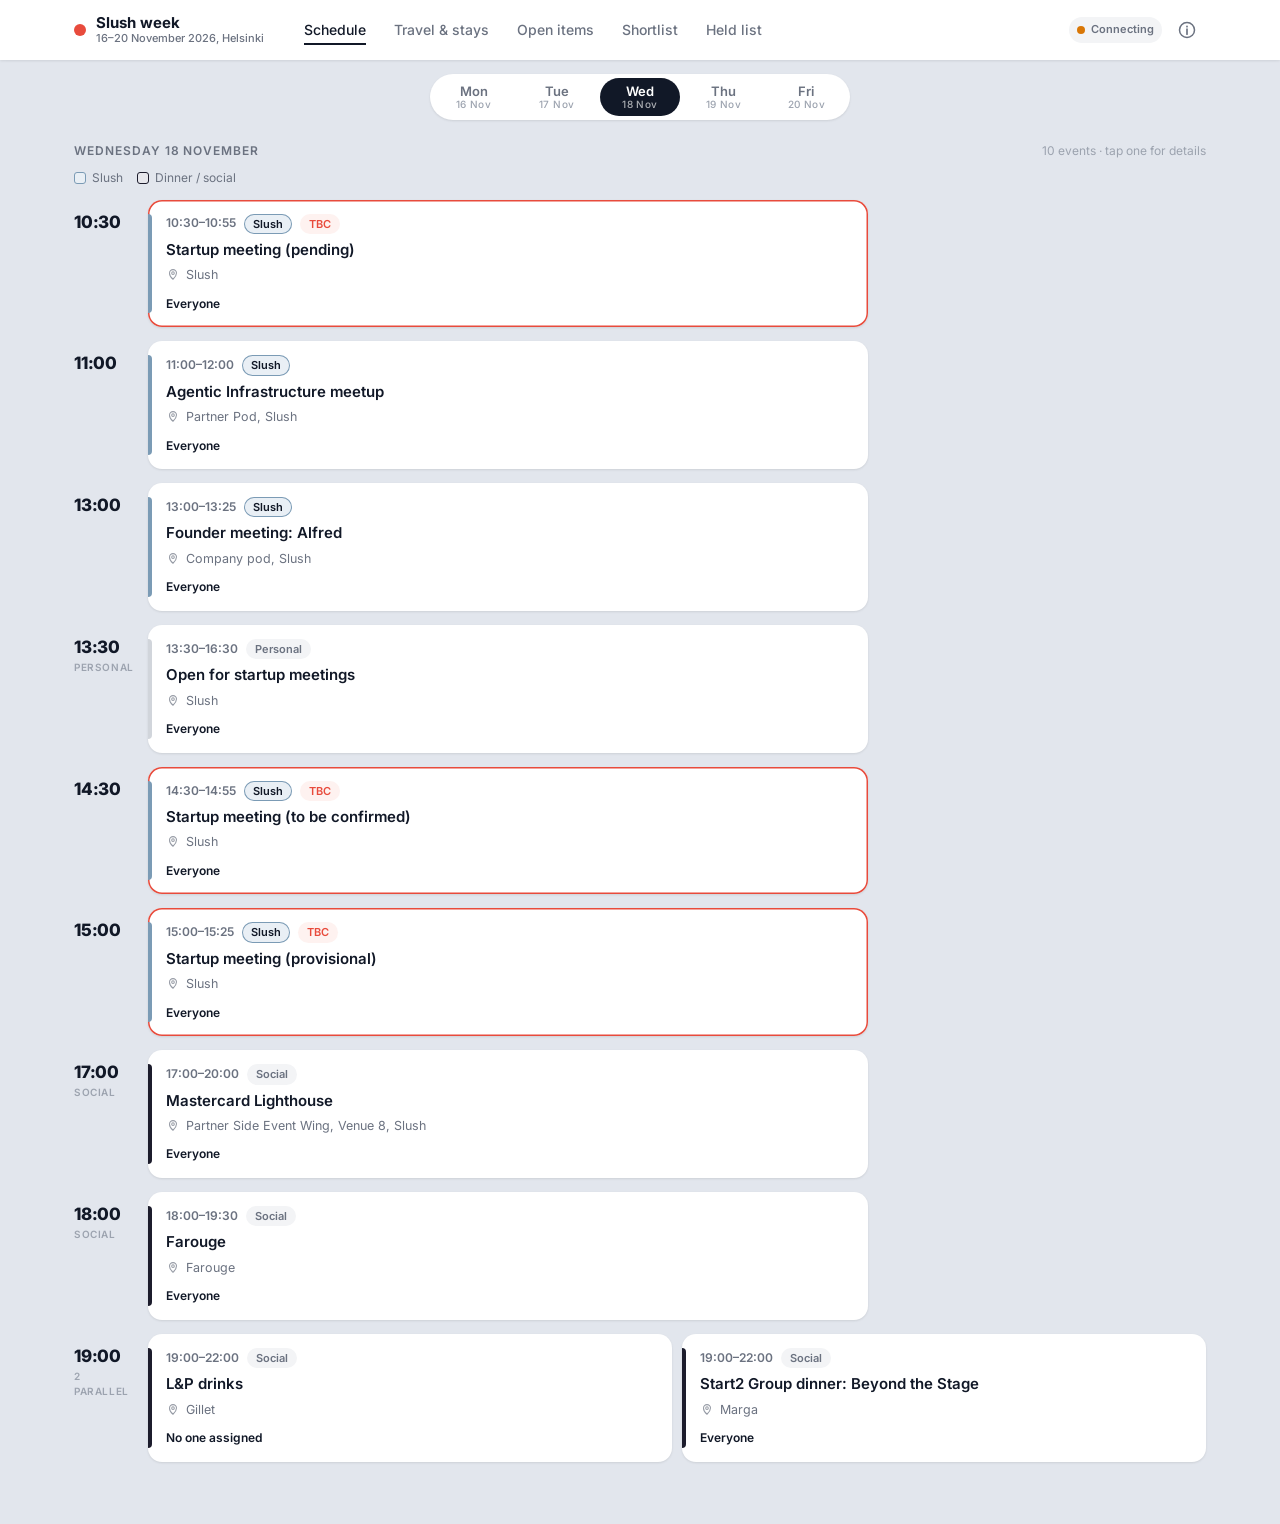
<file: slush-2026/calendar/index.html>
<!DOCTYPE html>
<html lang="en">
<head>
  <meta charset="UTF-8" />
  <meta name="viewport" content="width=device-width, initial-scale=1, viewport-fit=cover" />
  <meta name="robots" content="noindex, nofollow" />
  <meta name="theme-color" content="#E2E6ED" />
  <meta name="apple-mobile-web-app-capable" content="yes" />
  <meta name="apple-mobile-web-app-status-bar-style" content="default" />
  <meta name="apple-mobile-web-app-title" content="Slush week" />
  <title>Slush week</title>
  <link rel="manifest" href="manifest.webmanifest" />
  <link rel="icon" href="icon.svg" type="image/svg+xml" />
  <link rel="apple-touch-icon" href="icon-180.png" />
  <link rel="preconnect" href="https://fonts.googleapis.com" />
  <link rel="preconnect" href="https://fonts.gstatic.com" crossorigin />
  <link href="https://fonts.googleapis.com/css2?family=Inter:wght@400;500;600;700;800&display=swap" rel="stylesheet" />
  <link rel="stylesheet" href="styles.css" />
  <style>.viewer{display:none!important}</style>
</head>
<body>
  <a class="skip" href="#main">Skip to content</a>

  <header class="topbar">
    <div class="topbar-inner">
      <a class="brand" href="#schedule" aria-label="Slush week, home">
        <span class="brand-mark" aria-hidden="true"></span>
        <span class="brand-text">
          <span class="brand-title">Slush week</span>
          <span class="brand-sub" id="brandSub">16–20 November 2026, Helsinki</span>
        </span>
      </a>

      <nav class="nav" aria-label="Sections">
        <a class="nav-link" data-tab="schedule" href="#schedule">Schedule</a>
        <a class="nav-link" data-tab="logistics" href="#logistics">Travel<span class="nav-full"> &amp; stays</span></a>
        <a class="nav-link" data-tab="issues" href="#issues">Open items</a>
        <a class="nav-link" href="../">Shortlist</a>
        <a class="nav-link" href="../longlist/">Held list</a>
      </nav>

      <div class="topbar-actions">
        <span class="status static" id="status" title="Read-only copy"><i></i><span>Read-only</span></span>
        <button class="editbtn" id="editBtn" type="button" aria-pressed="false" hidden></button>
        <button class="viewer" id="viewerBtn" type="button" aria-haspopup="dialog">
          <span class="viewer-avatar" id="viewerAvatar" aria-hidden="true">All</span>
          <span class="viewer-text"><span class="viewer-label">Viewing as</span><span class="viewer-name" id="viewerName">Everyone</span></span>
          <svg class="viewer-caret" width="14" height="14" viewBox="0 0 24 24" aria-hidden="true"><path d="M6 9l6 6 6-6" fill="none" stroke="currentColor" stroke-width="2.2" stroke-linecap="round" stroke-linejoin="round"/></svg>
        </button>
        <button class="iconbtn" id="aboutBtn" type="button" aria-label="About this schedule">
          <svg width="20" height="20" viewBox="0 0 24 24" aria-hidden="true"><circle cx="12" cy="12" r="9" fill="none" stroke="currentColor" stroke-width="1.8"/><path d="M12 11v6M12 7.5v.5" stroke="currentColor" stroke-width="2" stroke-linecap="round"/></svg>
        </button>
      </div>
    </div>
  </header>

  <div class="daybar" id="daybar" role="tablist" aria-label="Day"></div>

  <main id="main" class="content" tabindex="-1"></main>

  <nav class="bottomnav" aria-label="Sections">
    <a class="bn-item" data-tab="schedule" href="#schedule">
      <svg viewBox="0 0 24 24" aria-hidden="true"><rect x="3.5" y="5" width="17" height="15" rx="3" fill="none" stroke="currentColor" stroke-width="1.8"/><path d="M3.5 10h17M8 3v4M16 3v4" stroke="currentColor" stroke-width="1.8" stroke-linecap="round"/></svg>
      <span>Schedule</span>
    </a>
    <a class="bn-item" data-tab="logistics" href="#logistics">
      <svg viewBox="0 0 24 24" aria-hidden="true"><path d="M12 21s6-5.2 6-10.5A6 6 0 0 0 6 10.5C6 15.8 12 21 12 21z" fill="none" stroke="currentColor" stroke-width="1.8" stroke-linejoin="round"/><circle cx="12" cy="10.5" r="2.2" fill="none" stroke="currentColor" stroke-width="1.8"/></svg>
      <span>Travel</span>
    </a>
    <a class="bn-item" data-tab="issues" href="#issues">
      <svg viewBox="0 0 24 24" aria-hidden="true"><path d="M12 4l9 16H3z" fill="none" stroke="currentColor" stroke-width="1.8" stroke-linejoin="round"/><path d="M12 10v4.5M12 17.2v.3" stroke="currentColor" stroke-width="2" stroke-linecap="round"/></svg>
      <span>Open items</span>
      <em class="bn-badge" id="issuesBadge" hidden></em>
    </a>
  
    <a class="bn-item" href="../"><svg viewBox="0 0 24 24" aria-hidden="true"><path d="M5 6h14M5 12h14M5 18h9" stroke="currentColor" stroke-width="2" stroke-linecap="round" fill="none"/></svg><span>Shortlist</span></a>
    <a class="bn-item" href="../longlist/"><svg viewBox="0 0 24 24" aria-hidden="true"><path d="M5 6h14M5 12h14M5 18h9" stroke="currentColor" stroke-width="2" stroke-linecap="round" fill="none"/></svg><span>Held list</span></a>
  </nav>

  <div class="sheet-root" id="sheetRoot" hidden>
    <div class="sheet-backdrop" id="sheetBackdrop"></div>
    <section class="sheet" id="sheet" role="dialog" aria-modal="true" aria-labelledby="sheetTitle">
      <div class="sheet-handle" aria-hidden="true"></div>
      <button class="sheet-close" id="sheetClose" type="button" aria-label="Close">
        <svg width="18" height="18" viewBox="0 0 24 24" aria-hidden="true"><path d="M6 6l12 12M18 6L6 18" stroke="currentColor" stroke-width="2.2" stroke-linecap="round"/></svg>
      </button>
      <div class="sheet-body" id="sheetBody"></div>
    </section>
  </div>

  <script src="data.js"></script>
  <script src="store.js"></script>
  <script src="app.js"></script>
</body>
</html>
</file>
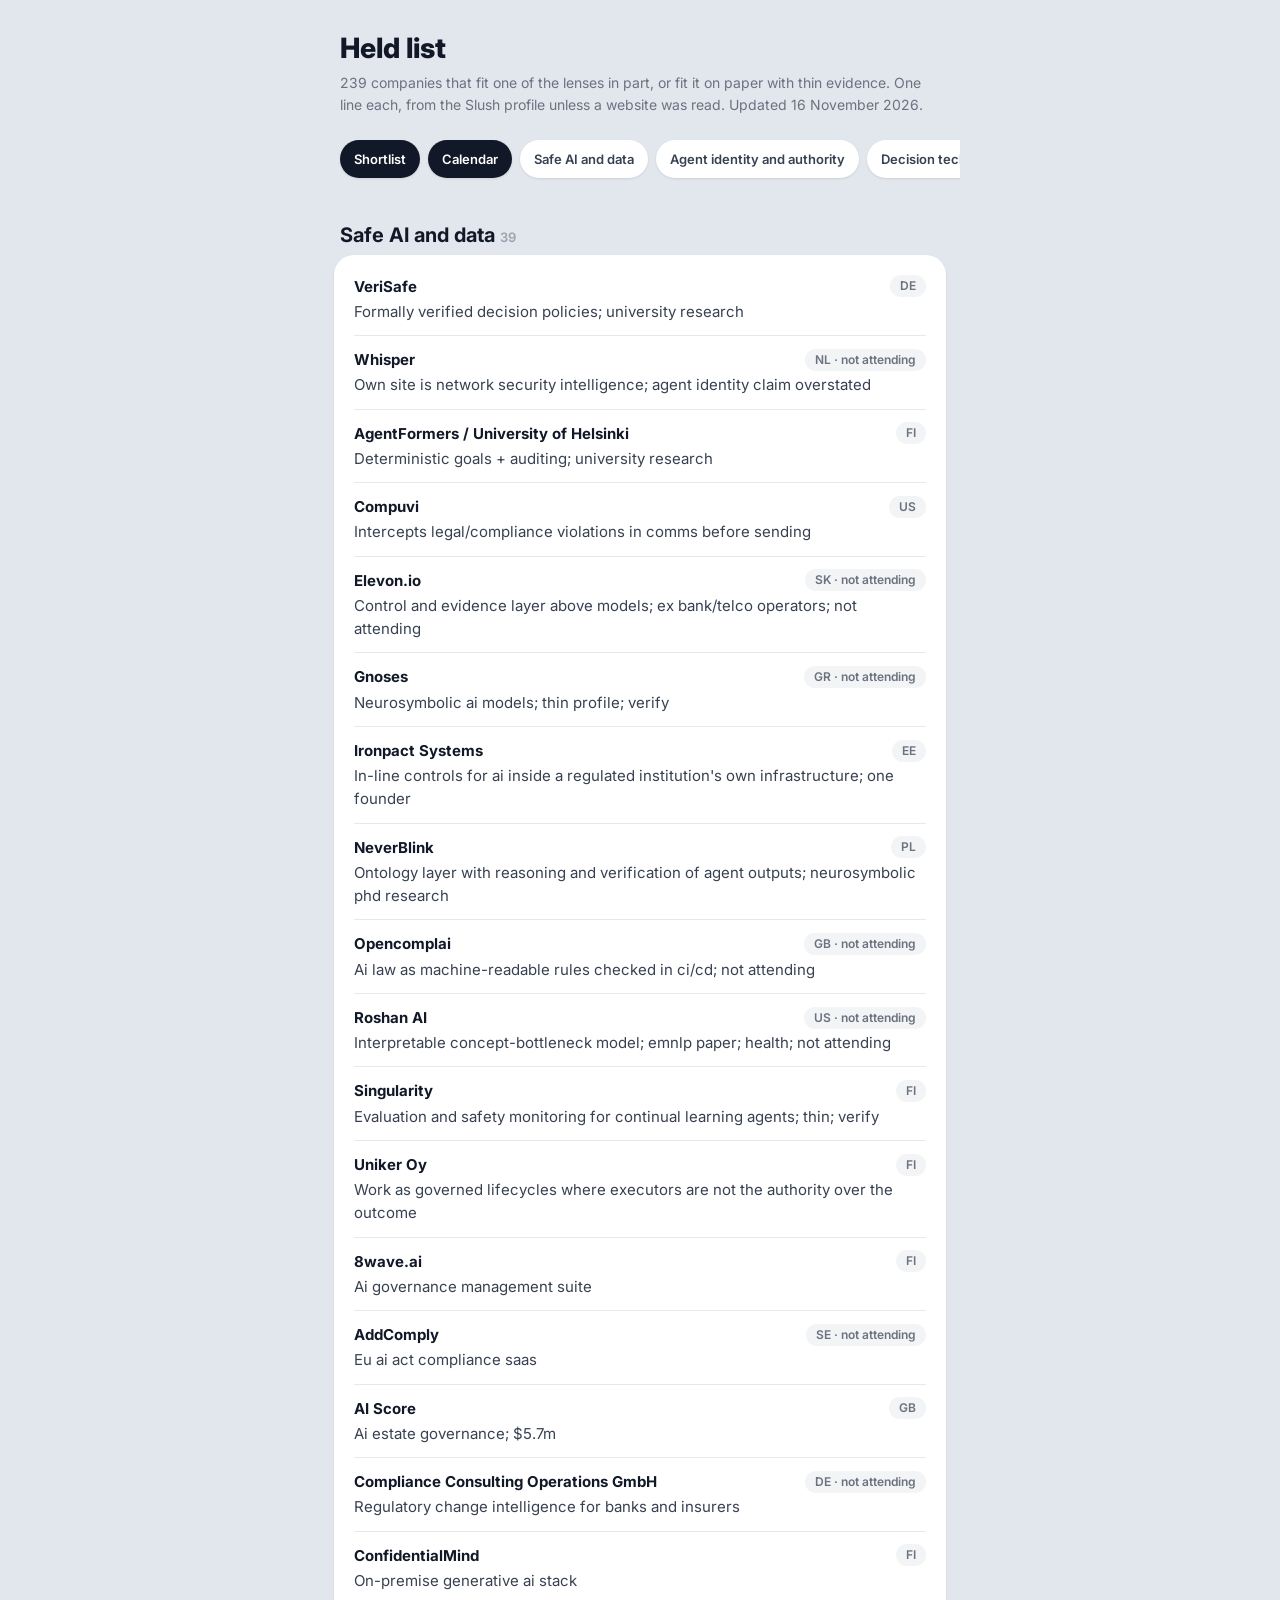
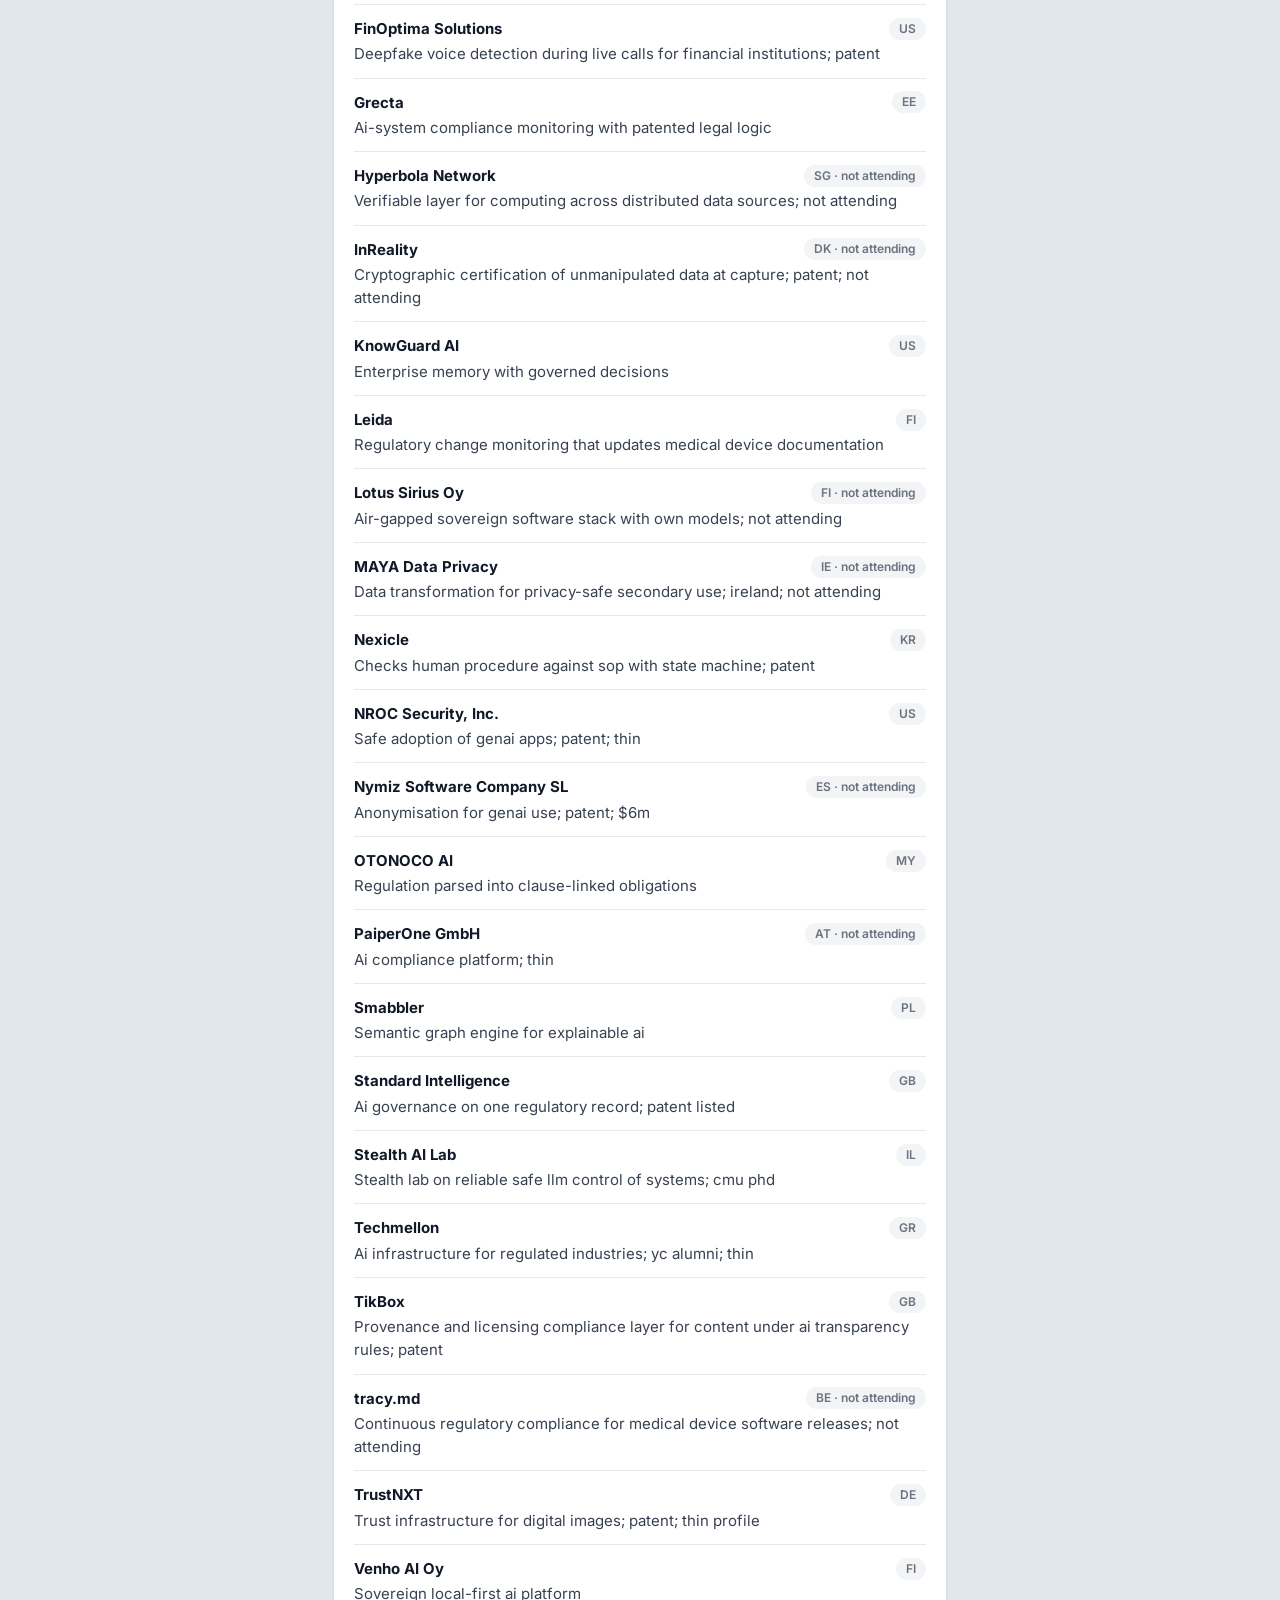
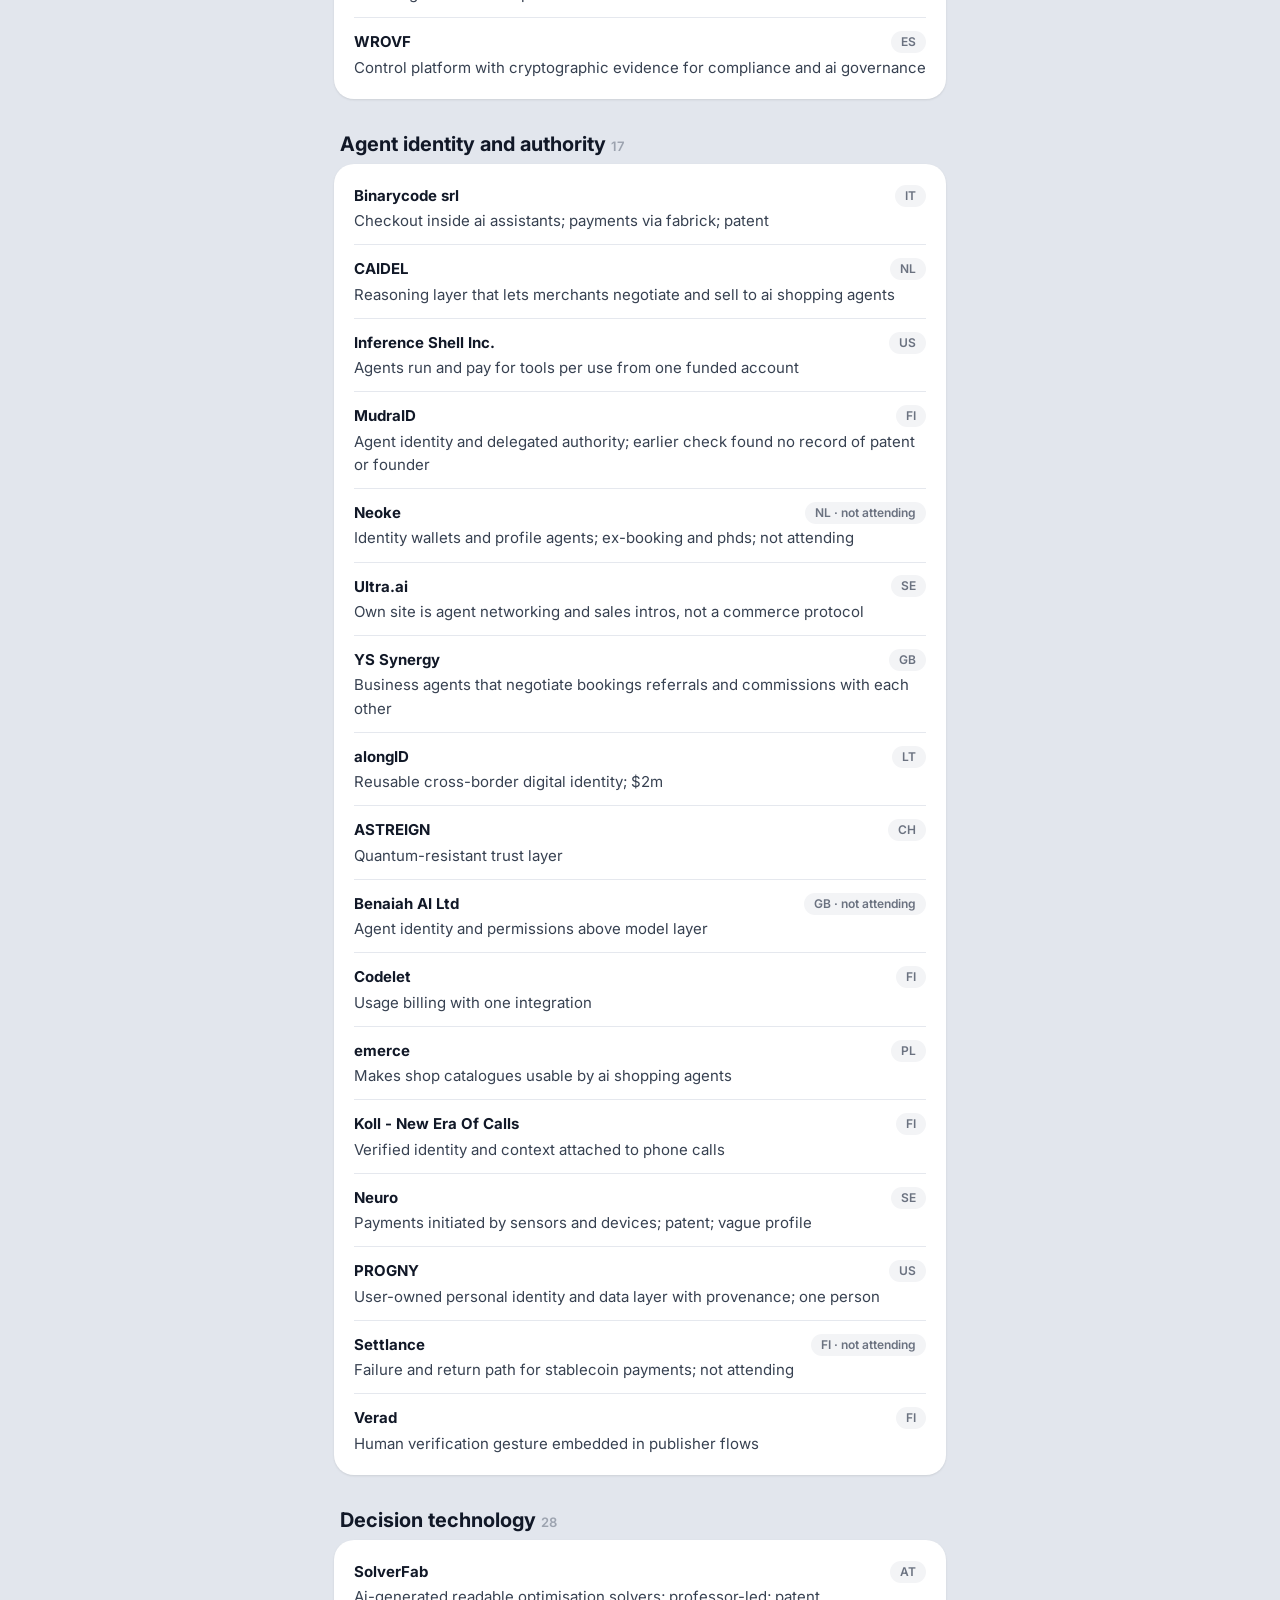
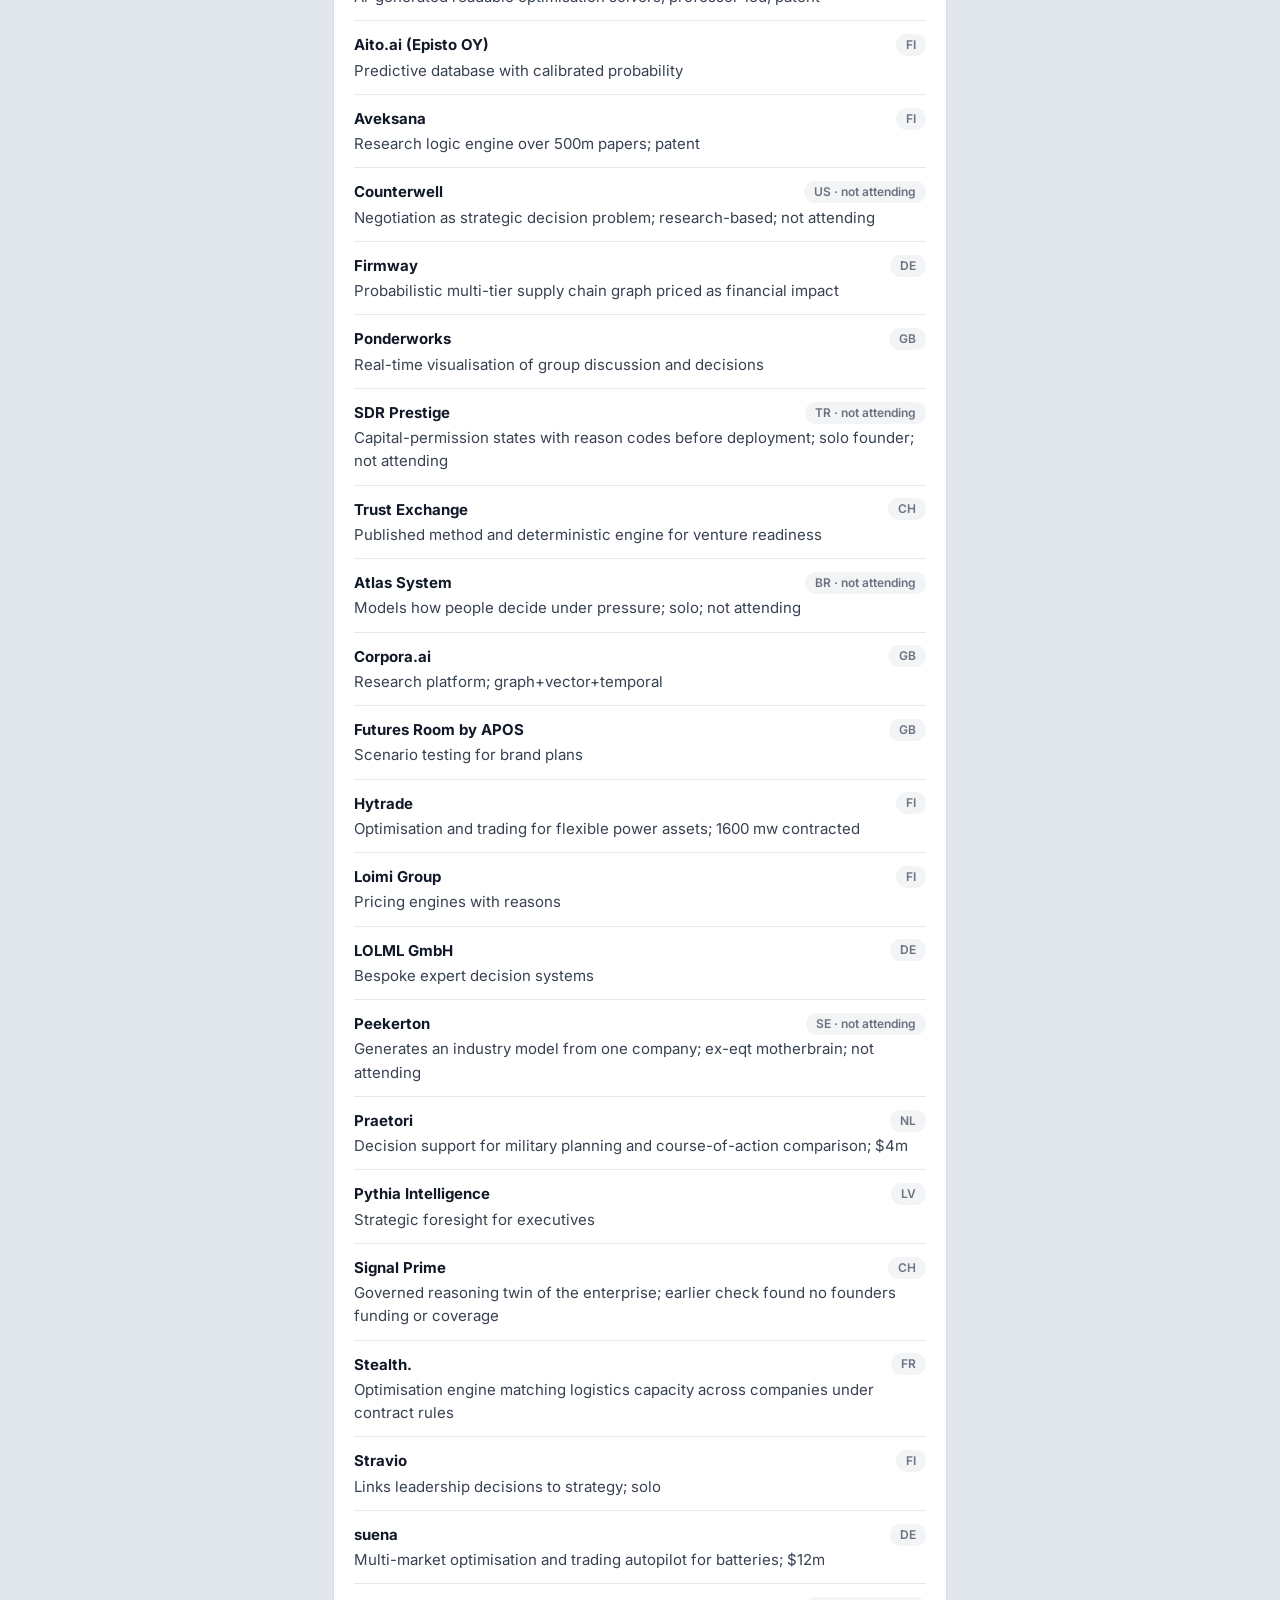
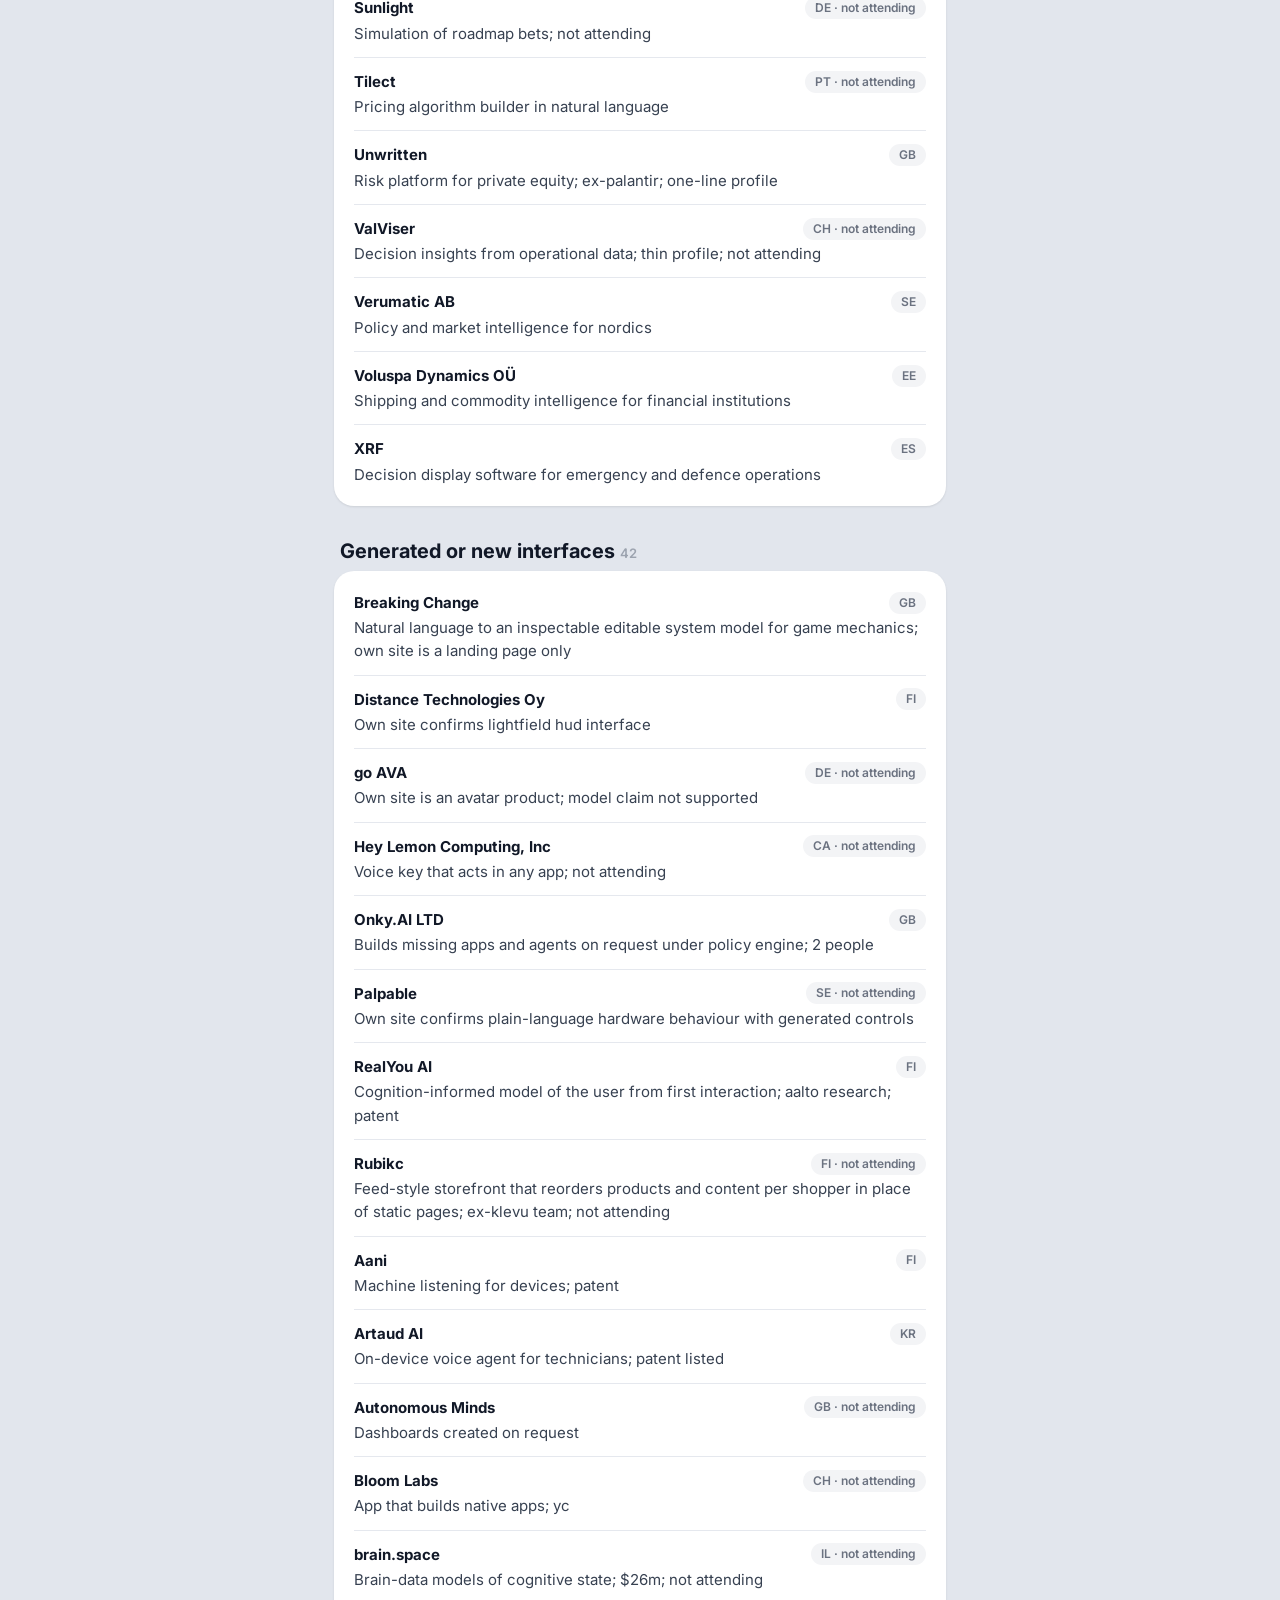
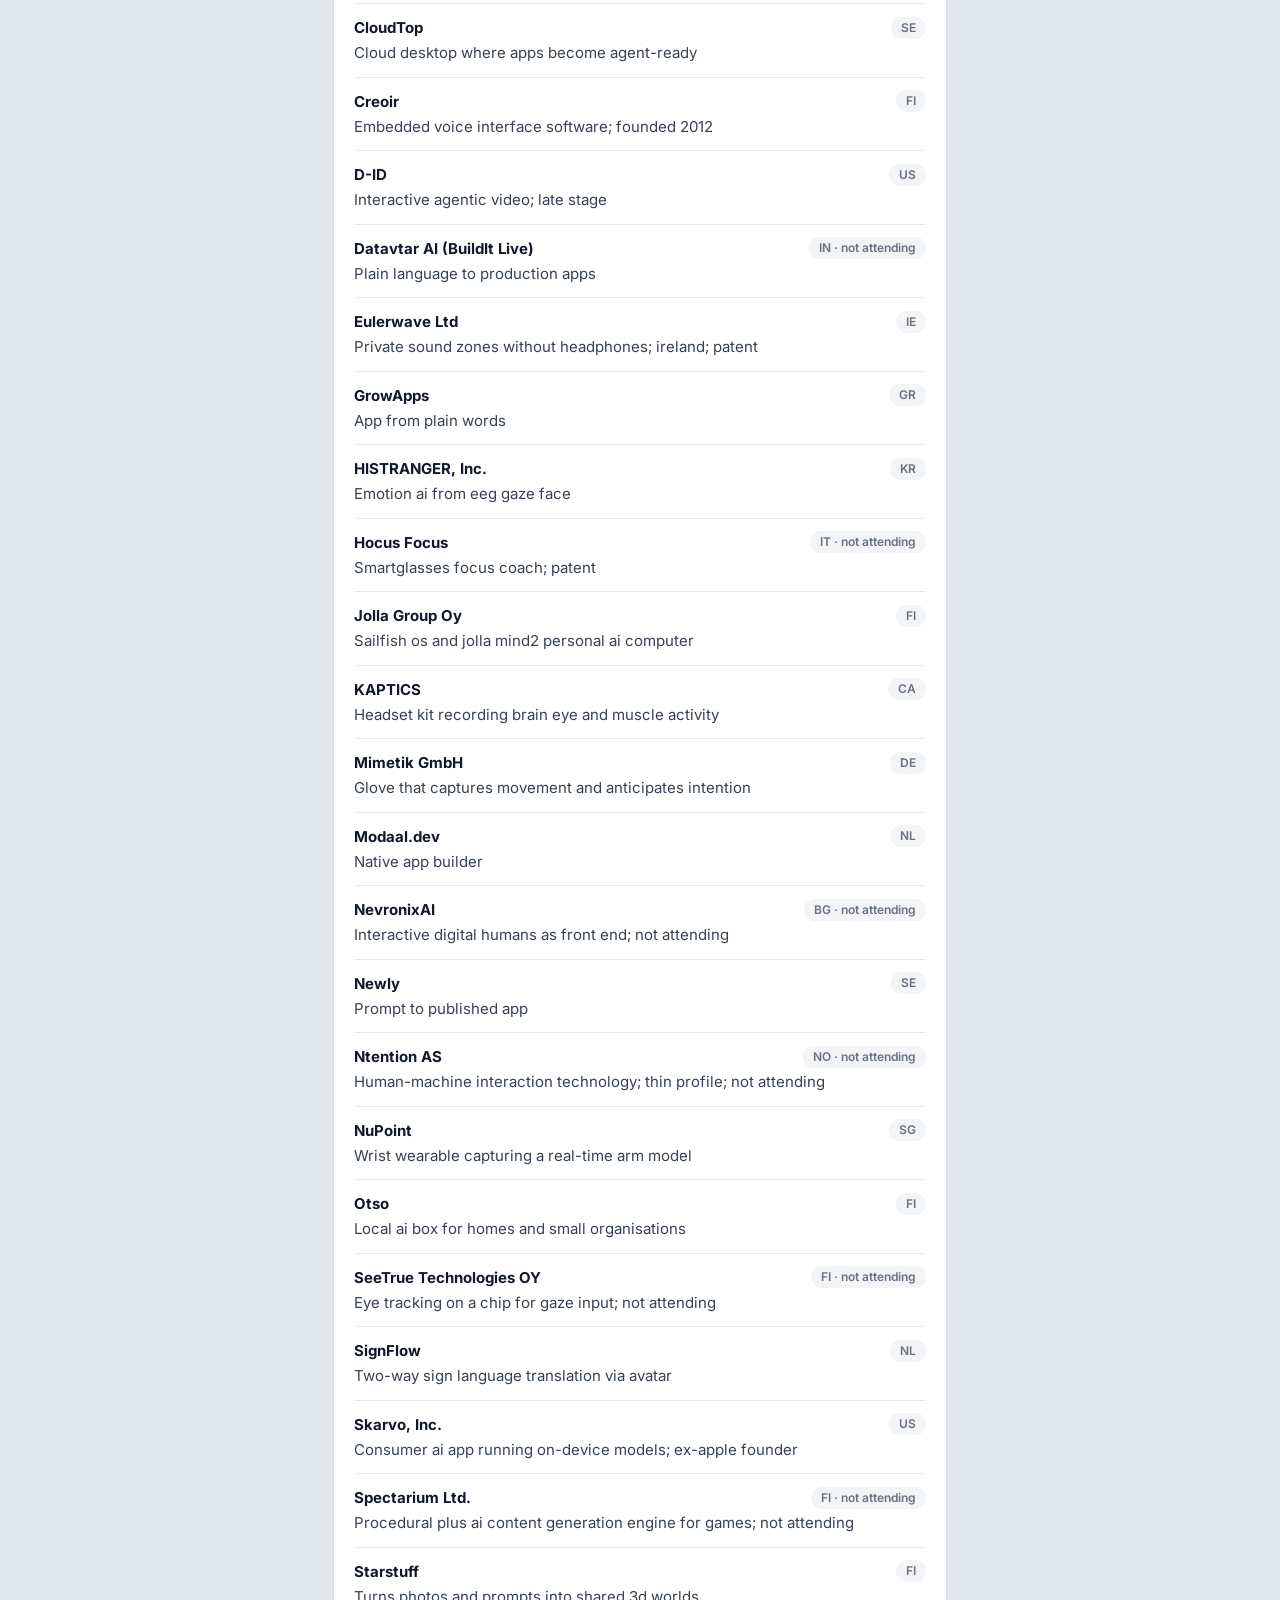
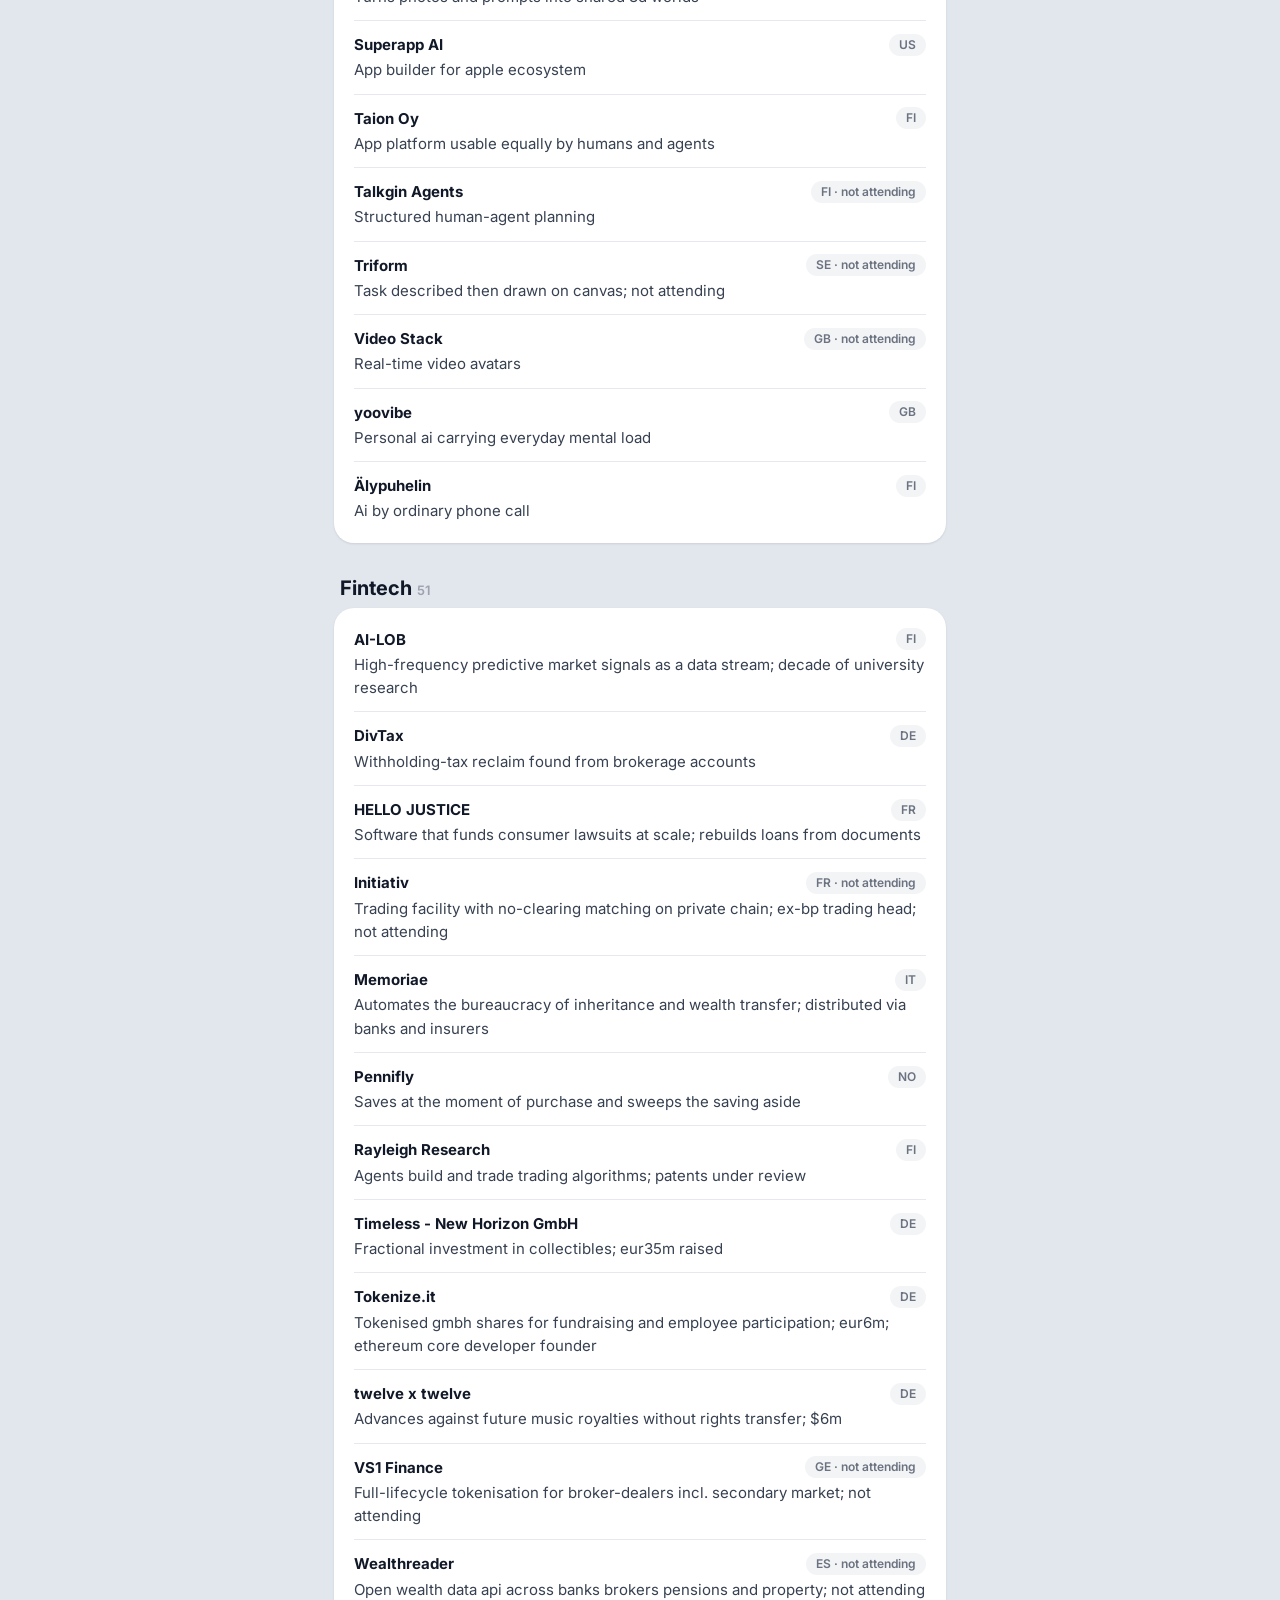
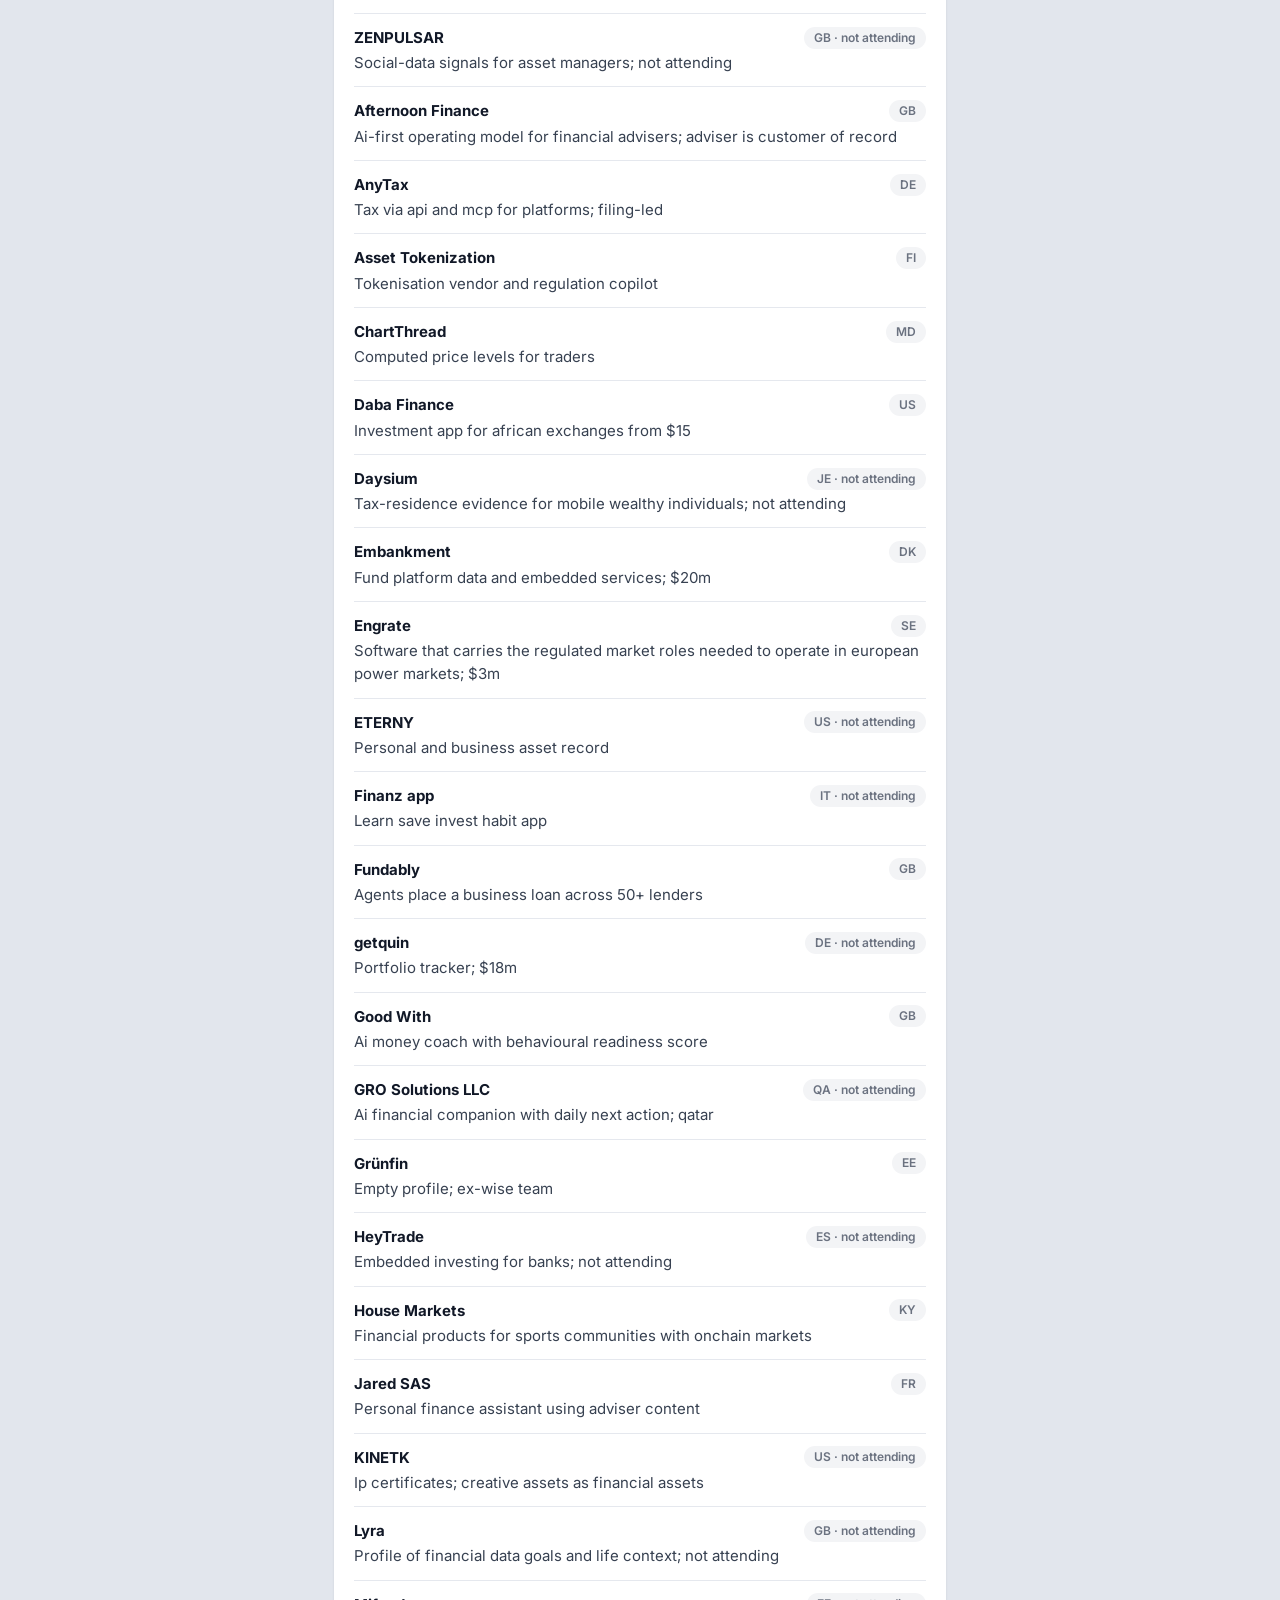
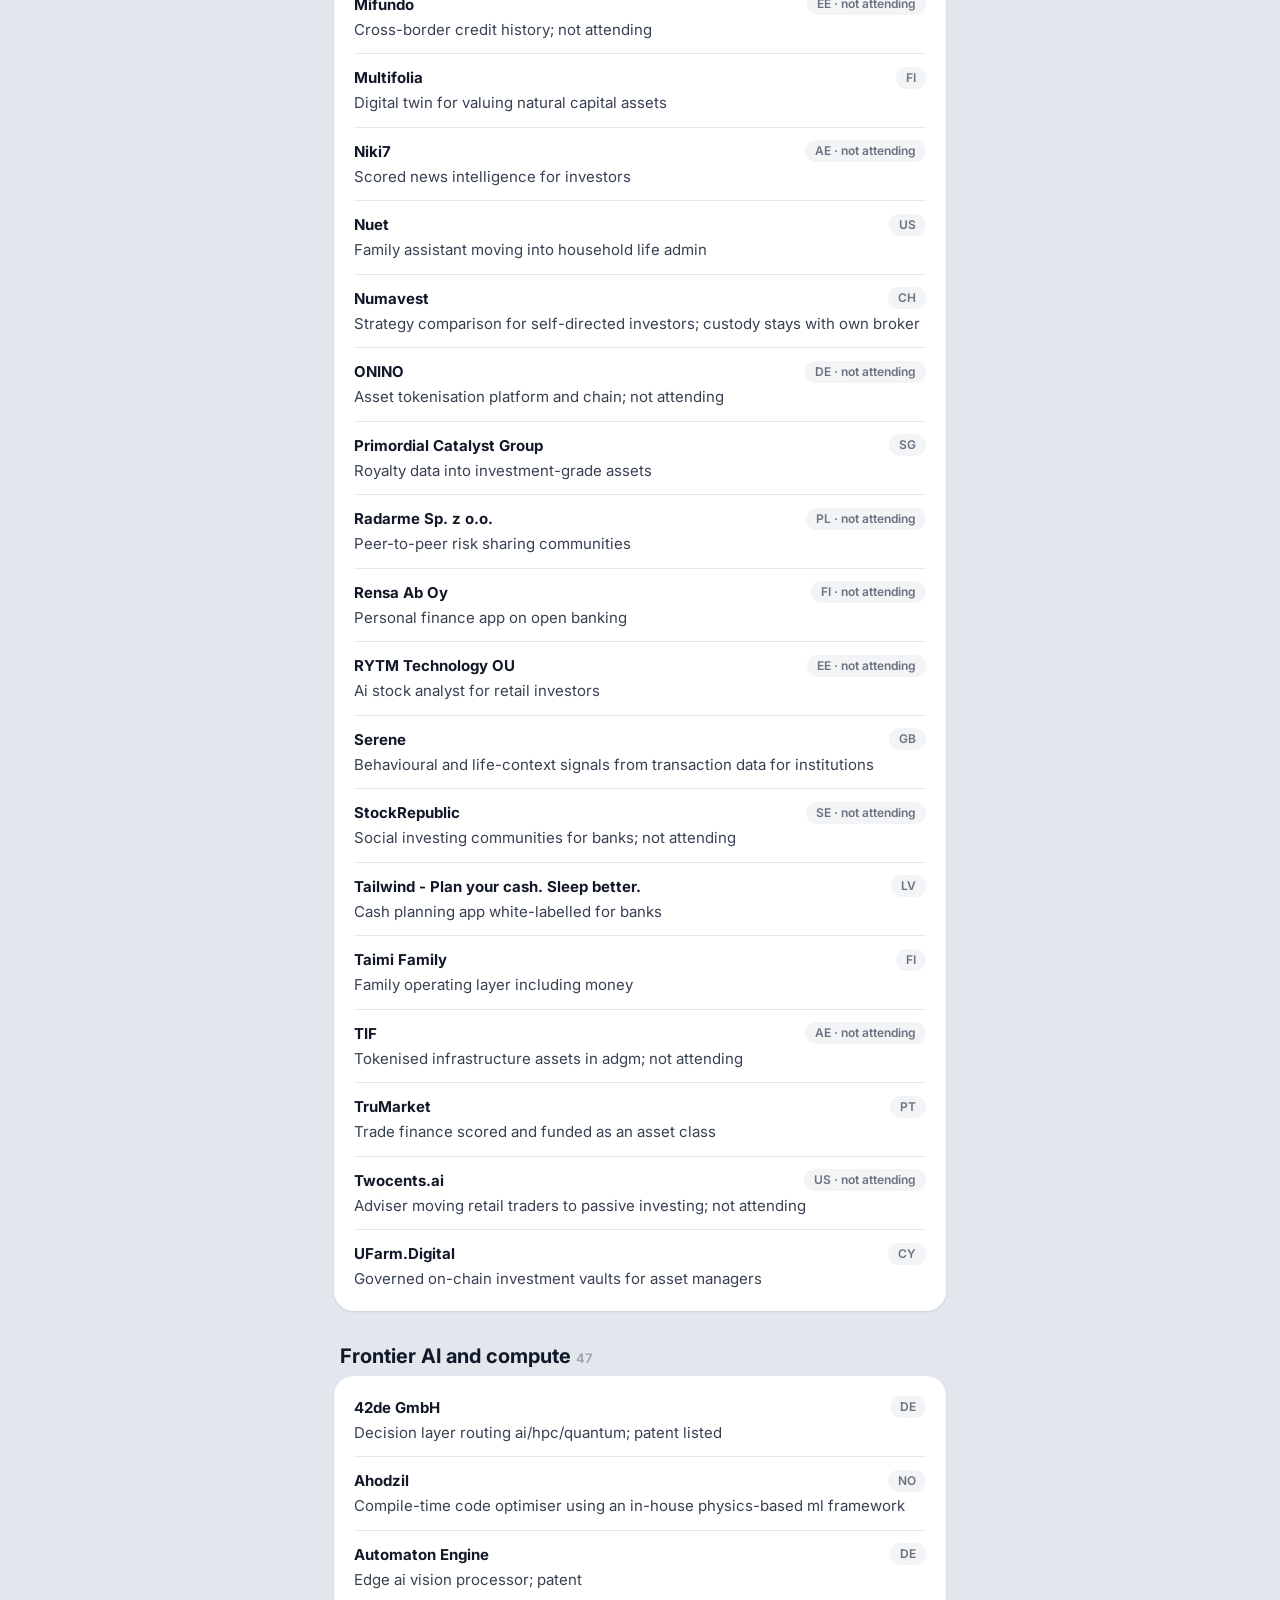
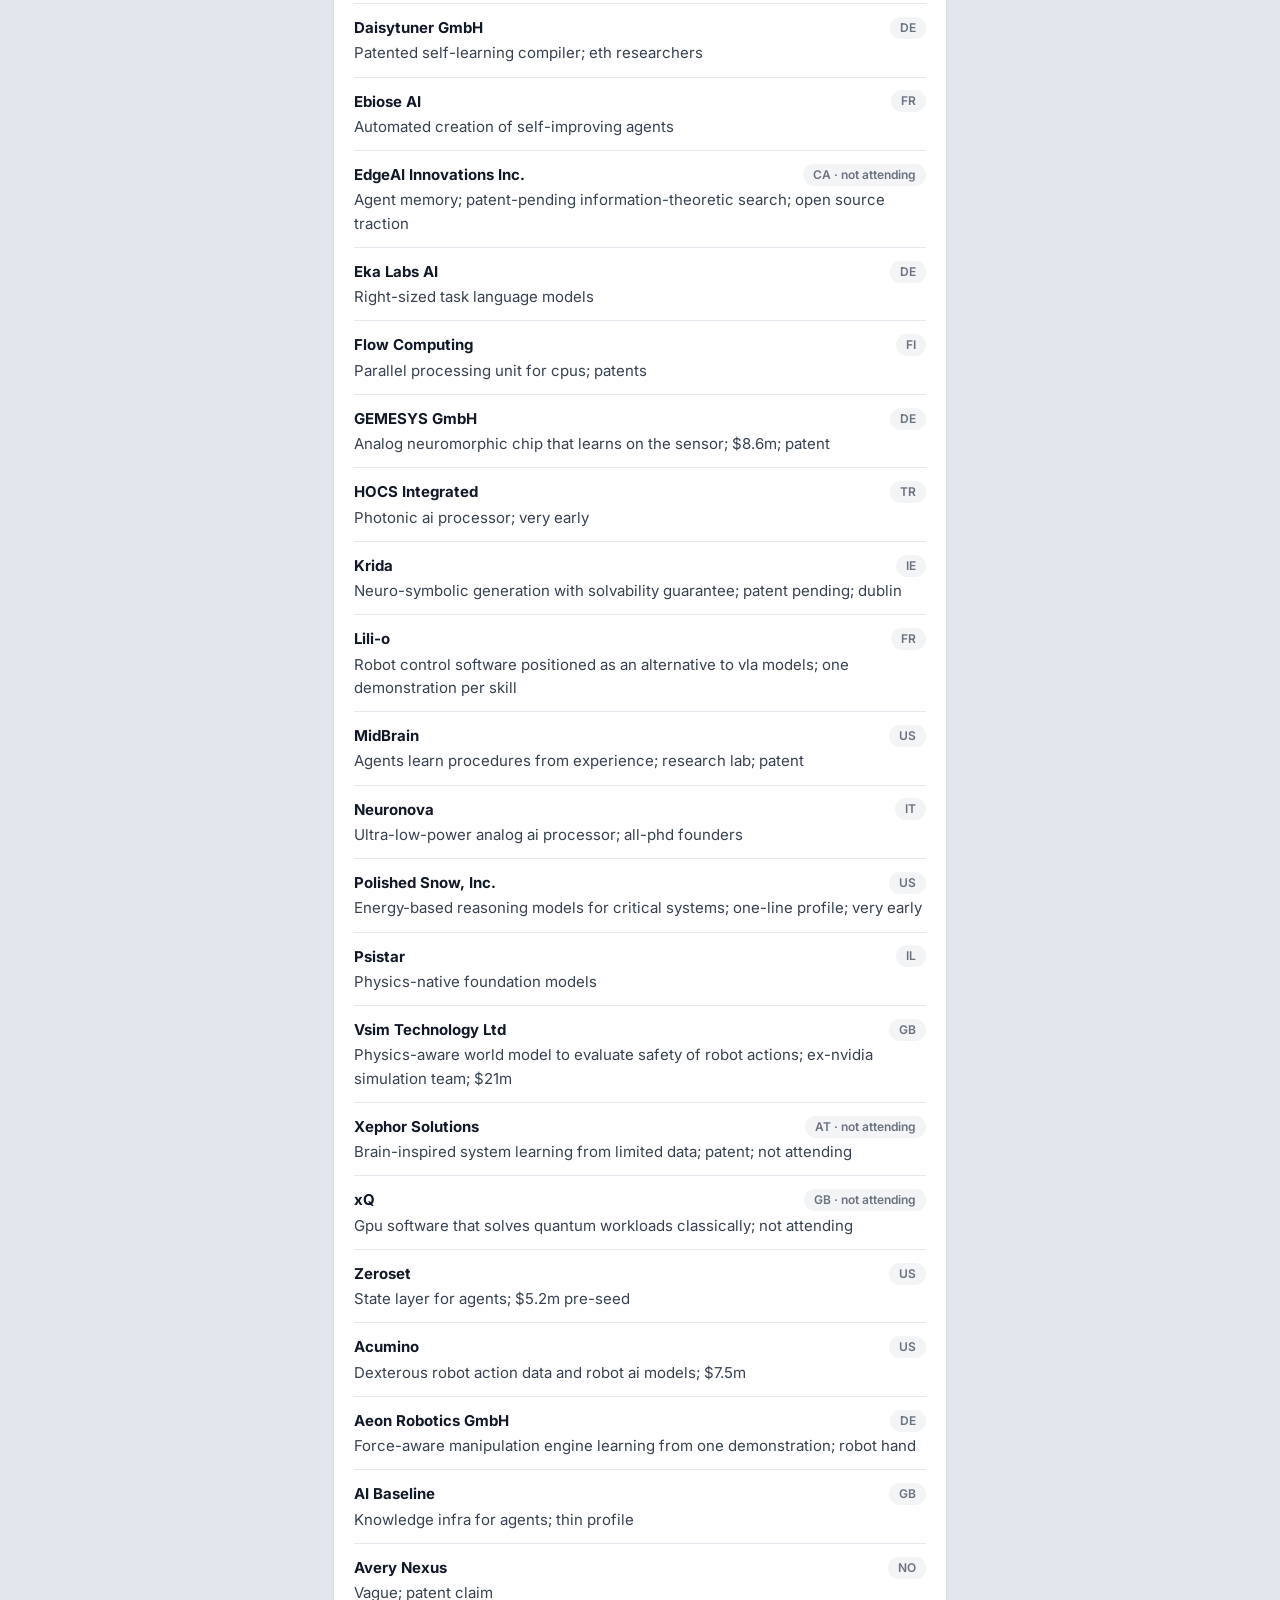
<file: slush-2026/longlist/index.html>
<!DOCTYPE html>
<html lang="en"><head><meta charset="UTF-8"><meta name="viewport" content="width=device-width, initial-scale=1.0">
<meta name="robots" content="noindex, nofollow"><title>Slush 2026 held list</title>
<link rel="preconnect" href="https://fonts.googleapis.com"><link href="https://fonts.googleapis.com/css2?family=Inter:wght@400;600;700;800&display=swap" rel="stylesheet">
<style>:root{--bg:#E2E6ED;--surface:#FFF;--surface-muted:#F3F4F6;--border:#E5E8EE;--text-primary:#111827;--text-body:#374151;--text-muted:#6B7280;--text-faint:#9CA3AF;--accent:#E84B3C;--shadow-sm:0 1px 3px rgba(0,0,0,.06),0 1px 2px rgba(0,0,0,.04);--radius-md:14px;--radius-lg:20px;--radius-pill:999px;--font:'Inter',-apple-system,BlinkMacSystemFont,'Segoe UI',sans-serif}
*{box-sizing:border-box;margin:0;padding:0}html{scroll-behavior:smooth}
body{font-family:var(--font);background:var(--bg);color:var(--text-body);font-size:15px;line-height:1.55;-webkit-font-smoothing:antialiased}
main{max-width:640px;margin:0 auto;padding:20px 14px 60px}
header{padding:12px 6px 4px}h1{font-size:28px;font-weight:800;color:var(--text-primary);line-height:1.15}
.sub{color:var(--text-muted);margin-top:8px;font-size:14px}
nav{position:sticky;top:0;z-index:5;background:var(--bg);display:flex;gap:8px;overflow-x:auto;padding:12px 6px;margin:8px -14px 4px;padding-left:20px;-webkit-overflow-scrolling:touch}
nav a{flex:none;background:var(--surface);color:var(--text-body);text-decoration:none;font-size:13px;font-weight:600;padding:9px 14px;border-radius:var(--radius-pill);box-shadow:var(--shadow-sm)}
h2{font-size:20px;font-weight:700;color:var(--text-primary);margin:30px 6px 4px;scroll-margin-top:64px}
.note{color:var(--text-muted);font-size:13px;margin:0 6px 12px}
.card{background:var(--surface);border-radius:var(--radius-lg);box-shadow:var(--shadow-sm);padding:20px;margin-bottom:12px}
.card-compact{padding:16px 18px;border-radius:var(--radius-md)}
.card-flat{background:var(--surface-muted);border-radius:var(--radius-md);padding:12px 14px;margin-top:12px}
.card-flat p+p{margin-top:8px}
.row{display:flex;align-items:center;justify-content:space-between;gap:10px;margin-bottom:6px}
h3{font-size:18px;font-weight:700;color:var(--text-primary)}.cc{font-size:13px;font-weight:600;color:var(--text-faint)}
.num{font-size:32px;font-weight:800;color:var(--text-primary);line-height:1}
.badge{display:inline-flex;align-items:center;padding:5px 10px;border-radius:var(--radius-pill);font-size:12px;font-weight:600;line-height:1;white-space:nowrap}
.badge-default{background:var(--surface-muted);color:var(--text-muted)}.badge-dark{background:var(--text-primary);color:#fff}
.lab{display:block;font-size:11px;font-weight:600;letter-spacing:.06em;text-transform:uppercase;color:var(--text-muted)}
.lnk{display:inline-block;margin-top:12px;font-size:13px;font-weight:600;color:var(--accent);text-decoration:none;padding:4px 0}
.li{padding:12px 0;border-bottom:1px solid var(--border)}.li:first-child{padding-top:0}.li:last-child{border-bottom:none;padding-bottom:0}
.li strong{color:var(--text-primary);font-size:15px}.li .row{margin-bottom:2px}
footer{color:var(--text-faint);font-size:12px;margin:24px 6px 0}.sm{font-size:12px;color:var(--text-muted);margin-top:8px}.lnk{margin-right:14px}</style></head><body><main>
<header><h1>Held list</h1><p class="sub">239 companies that fit one of the lenses in part, or fit it on paper with thin evidence. One line each, from the Slush profile unless a website was read. Updated 16 November 2026.</p></header>
<nav><a href="../" style="background:#111827;color:#fff">Shortlist</a><a href="../calendar/" style="background:#111827;color:#fff">Calendar</a><a href="#S">Safe AI and data</a><a href="#I">Agent identity and authority</a><a href="#D">Decision technology</a><a href="#U">Generated or new interfaces</a><a href="#F">Fintech</a><a href="#X">Frontier AI and compute</a><a href="#W">Wildcard</a></nav>
<h2 id="S">Safe AI and data <span class="cc">39</span></h2><div class="card"><div class="li"><div class="row"><strong>VeriSafe</strong><span class="badge badge-default">DE</span></div><p>Formally verified decision policies; university research</p></div><div class="li"><div class="row"><strong>Whisper</strong><span class="badge badge-default">NL · not attending</span></div><p>Own site is network security intelligence; agent identity claim overstated</p></div><div class="li"><div class="row"><strong>AgentFormers / University of Helsinki</strong><span class="badge badge-default">FI</span></div><p>Deterministic goals + auditing; university research</p></div><div class="li"><div class="row"><strong>Compuvi</strong><span class="badge badge-default">US</span></div><p>Intercepts legal/compliance violations in comms before sending</p></div><div class="li"><div class="row"><strong>Elevon.io</strong><span class="badge badge-default">SK · not attending</span></div><p>Control and evidence layer above models; ex bank/telco operators; not attending</p></div><div class="li"><div class="row"><strong>Gnoses</strong><span class="badge badge-default">GR · not attending</span></div><p>Neurosymbolic ai models; thin profile; verify</p></div><div class="li"><div class="row"><strong>Ironpact Systems</strong><span class="badge badge-default">EE</span></div><p>In-line controls for ai inside a regulated institution&#x27;s own infrastructure; one founder</p></div><div class="li"><div class="row"><strong>NeverBlink</strong><span class="badge badge-default">PL</span></div><p>Ontology layer with reasoning and verification of agent outputs; neurosymbolic phd research</p></div><div class="li"><div class="row"><strong>Opencomplai</strong><span class="badge badge-default">GB · not attending</span></div><p>Ai law as machine-readable rules checked in ci/cd; not attending</p></div><div class="li"><div class="row"><strong>Roshan AI</strong><span class="badge badge-default">US · not attending</span></div><p>Interpretable concept-bottleneck model; emnlp paper; health; not attending</p></div><div class="li"><div class="row"><strong>Singularity</strong><span class="badge badge-default">FI</span></div><p>Evaluation and safety monitoring for continual learning agents; thin; verify</p></div><div class="li"><div class="row"><strong>Uniker Oy</strong><span class="badge badge-default">FI</span></div><p>Work as governed lifecycles where executors are not the authority over the outcome</p></div><div class="li"><div class="row"><strong>8wave.ai</strong><span class="badge badge-default">FI</span></div><p>Ai governance management suite</p></div><div class="li"><div class="row"><strong>AddComply</strong><span class="badge badge-default">SE · not attending</span></div><p>Eu ai act compliance saas</p></div><div class="li"><div class="row"><strong>AI Score</strong><span class="badge badge-default">GB</span></div><p>Ai estate governance; $5.7m</p></div><div class="li"><div class="row"><strong>Compliance Consulting Operations GmbH</strong><span class="badge badge-default">DE · not attending</span></div><p>Regulatory change intelligence for banks and insurers</p></div><div class="li"><div class="row"><strong>ConfidentialMind</strong><span class="badge badge-default">FI</span></div><p>On-premise generative ai stack</p></div><div class="li"><div class="row"><strong>FinOptima Solutions</strong><span class="badge badge-default">US</span></div><p>Deepfake voice detection during live calls for financial institutions; patent</p></div><div class="li"><div class="row"><strong>Grecta</strong><span class="badge badge-default">EE</span></div><p>Ai-system compliance monitoring with patented legal logic</p></div><div class="li"><div class="row"><strong>Hyperbola Network</strong><span class="badge badge-default">SG · not attending</span></div><p>Verifiable layer for computing across distributed data sources; not attending</p></div><div class="li"><div class="row"><strong>InReality</strong><span class="badge badge-default">DK · not attending</span></div><p>Cryptographic certification of unmanipulated data at capture; patent; not attending</p></div><div class="li"><div class="row"><strong>KnowGuard AI</strong><span class="badge badge-default">US</span></div><p>Enterprise memory with governed decisions</p></div><div class="li"><div class="row"><strong>Leida</strong><span class="badge badge-default">FI</span></div><p>Regulatory change monitoring that updates medical device documentation</p></div><div class="li"><div class="row"><strong>Lotus Sirius Oy</strong><span class="badge badge-default">FI · not attending</span></div><p>Air-gapped sovereign software stack with own models; not attending</p></div><div class="li"><div class="row"><strong>MAYA Data Privacy </strong><span class="badge badge-default">IE · not attending</span></div><p>Data transformation for privacy-safe secondary use; ireland; not attending</p></div><div class="li"><div class="row"><strong>Nexicle</strong><span class="badge badge-default">KR</span></div><p>Checks human procedure against sop with state machine; patent</p></div><div class="li"><div class="row"><strong>NROC Security, Inc.</strong><span class="badge badge-default">US</span></div><p>Safe adoption of genai apps; patent; thin</p></div><div class="li"><div class="row"><strong>Nymiz Software Company SL</strong><span class="badge badge-default">ES · not attending</span></div><p>Anonymisation for genai use; patent; $6m</p></div><div class="li"><div class="row"><strong>OTONOCO AI</strong><span class="badge badge-default">MY</span></div><p>Regulation parsed into clause-linked obligations</p></div><div class="li"><div class="row"><strong>PaiperOne GmbH</strong><span class="badge badge-default">AT · not attending</span></div><p>Ai compliance platform; thin</p></div><div class="li"><div class="row"><strong>Smabbler</strong><span class="badge badge-default">PL</span></div><p>Semantic graph engine for explainable ai</p></div><div class="li"><div class="row"><strong>Standard Intelligence</strong><span class="badge badge-default">GB</span></div><p>Ai governance on one regulatory record; patent listed</p></div><div class="li"><div class="row"><strong>Stealth AI Lab</strong><span class="badge badge-default">IL</span></div><p>Stealth lab on reliable safe llm control of systems; cmu phd</p></div><div class="li"><div class="row"><strong>Techmellon</strong><span class="badge badge-default">GR</span></div><p>Ai infrastructure for regulated industries; yc alumni; thin</p></div><div class="li"><div class="row"><strong>TikBox</strong><span class="badge badge-default">GB</span></div><p>Provenance and licensing compliance layer for content under ai transparency rules; patent</p></div><div class="li"><div class="row"><strong>tracy.md</strong><span class="badge badge-default">BE · not attending</span></div><p>Continuous regulatory compliance for medical device software releases; not attending</p></div><div class="li"><div class="row"><strong>TrustNXT</strong><span class="badge badge-default">DE</span></div><p>Trust infrastructure for digital images; patent; thin profile</p></div><div class="li"><div class="row"><strong>Venho AI Oy</strong><span class="badge badge-default">FI</span></div><p>Sovereign local-first ai platform</p></div><div class="li"><div class="row"><strong>WROVF</strong><span class="badge badge-default">ES</span></div><p>Control platform with cryptographic evidence for compliance and ai governance</p></div></div><h2 id="I">Agent identity and authority <span class="cc">17</span></h2><div class="card"><div class="li"><div class="row"><strong>Binarycode srl</strong><span class="badge badge-default">IT</span></div><p>Checkout inside ai assistants; payments via fabrick; patent</p></div><div class="li"><div class="row"><strong>CAIDEL</strong><span class="badge badge-default">NL</span></div><p>Reasoning layer that lets merchants negotiate and sell to ai shopping agents</p></div><div class="li"><div class="row"><strong>Inference Shell Inc.</strong><span class="badge badge-default">US</span></div><p>Agents run and pay for tools per use from one funded account</p></div><div class="li"><div class="row"><strong>MudraID</strong><span class="badge badge-default">FI</span></div><p>Agent identity and delegated authority; earlier check found no record of patent or founder</p></div><div class="li"><div class="row"><strong>Neoke</strong><span class="badge badge-default">NL · not attending</span></div><p>Identity wallets and profile agents; ex-booking and phds; not attending</p></div><div class="li"><div class="row"><strong>Ultra.ai</strong><span class="badge badge-default">SE</span></div><p>Own site is agent networking and sales intros, not a commerce protocol</p></div><div class="li"><div class="row"><strong>YS Synergy</strong><span class="badge badge-default">GB</span></div><p>Business agents that negotiate bookings referrals and commissions with each other</p></div><div class="li"><div class="row"><strong>alongID</strong><span class="badge badge-default">LT</span></div><p>Reusable cross-border digital identity; $2m</p></div><div class="li"><div class="row"><strong>ASTREIGN</strong><span class="badge badge-default">CH</span></div><p>Quantum-resistant trust layer</p></div><div class="li"><div class="row"><strong>Benaiah AI Ltd</strong><span class="badge badge-default">GB · not attending</span></div><p>Agent identity and permissions above model layer</p></div><div class="li"><div class="row"><strong>Codelet</strong><span class="badge badge-default">FI</span></div><p>Usage billing with one integration</p></div><div class="li"><div class="row"><strong>emerce</strong><span class="badge badge-default">PL</span></div><p>Makes shop catalogues usable by ai shopping agents</p></div><div class="li"><div class="row"><strong>Koll - New Era Of Calls</strong><span class="badge badge-default">FI</span></div><p>Verified identity and context attached to phone calls</p></div><div class="li"><div class="row"><strong>Neuro</strong><span class="badge badge-default">SE</span></div><p>Payments initiated by sensors and devices; patent; vague profile</p></div><div class="li"><div class="row"><strong>PROGNY</strong><span class="badge badge-default">US</span></div><p>User-owned personal identity and data layer with provenance; one person</p></div><div class="li"><div class="row"><strong>Settlance</strong><span class="badge badge-default">FI · not attending</span></div><p>Failure and return path for stablecoin payments; not attending</p></div><div class="li"><div class="row"><strong>Verad</strong><span class="badge badge-default">FI</span></div><p>Human verification gesture embedded in publisher flows</p></div></div><h2 id="D">Decision technology <span class="cc">28</span></h2><div class="card"><div class="li"><div class="row"><strong>SolverFab</strong><span class="badge badge-default">AT</span></div><p>Ai-generated readable optimisation solvers; professor-led; patent</p></div><div class="li"><div class="row"><strong>Aito.ai (Episto OY)</strong><span class="badge badge-default">FI</span></div><p>Predictive database with calibrated probability</p></div><div class="li"><div class="row"><strong>Aveksana</strong><span class="badge badge-default">FI</span></div><p>Research logic engine over 500m papers; patent</p></div><div class="li"><div class="row"><strong>Counterwell</strong><span class="badge badge-default">US · not attending</span></div><p>Negotiation as strategic decision problem; research-based; not attending</p></div><div class="li"><div class="row"><strong>Firmway</strong><span class="badge badge-default">DE</span></div><p>Probabilistic multi-tier supply chain graph priced as financial impact</p></div><div class="li"><div class="row"><strong>Ponderworks</strong><span class="badge badge-default">GB</span></div><p>Real-time visualisation of group discussion and decisions</p></div><div class="li"><div class="row"><strong>SDR Prestige</strong><span class="badge badge-default">TR · not attending</span></div><p>Capital-permission states with reason codes before deployment; solo founder; not attending</p></div><div class="li"><div class="row"><strong>Trust Exchange</strong><span class="badge badge-default">CH</span></div><p>Published method and deterministic engine for venture readiness</p></div><div class="li"><div class="row"><strong>Atlas System</strong><span class="badge badge-default">BR · not attending</span></div><p>Models how people decide under pressure; solo; not attending</p></div><div class="li"><div class="row"><strong>Corpora.ai</strong><span class="badge badge-default">GB</span></div><p>Research platform; graph+vector+temporal</p></div><div class="li"><div class="row"><strong>Futures Room by APOS</strong><span class="badge badge-default">GB</span></div><p>Scenario testing for brand plans</p></div><div class="li"><div class="row"><strong>Hytrade</strong><span class="badge badge-default">FI</span></div><p>Optimisation and trading for flexible power assets; 1600 mw contracted</p></div><div class="li"><div class="row"><strong>Loimi Group</strong><span class="badge badge-default">FI</span></div><p>Pricing engines with reasons</p></div><div class="li"><div class="row"><strong>LOLML GmbH</strong><span class="badge badge-default">DE</span></div><p>Bespoke expert decision systems</p></div><div class="li"><div class="row"><strong>Peekerton</strong><span class="badge badge-default">SE · not attending</span></div><p>Generates an industry model from one company; ex-eqt motherbrain; not attending</p></div><div class="li"><div class="row"><strong>Praetori</strong><span class="badge badge-default">NL</span></div><p>Decision support for military planning and course-of-action comparison; $4m</p></div><div class="li"><div class="row"><strong>Pythia Intelligence</strong><span class="badge badge-default">LV</span></div><p>Strategic foresight for executives</p></div><div class="li"><div class="row"><strong>Signal Prime</strong><span class="badge badge-default">CH</span></div><p>Governed reasoning twin of the enterprise; earlier check found no founders funding or coverage</p></div><div class="li"><div class="row"><strong>Stealth.</strong><span class="badge badge-default">FR</span></div><p>Optimisation engine matching logistics capacity across companies under contract rules</p></div><div class="li"><div class="row"><strong>Stravio</strong><span class="badge badge-default">FI</span></div><p>Links leadership decisions to strategy; solo</p></div><div class="li"><div class="row"><strong>suena</strong><span class="badge badge-default">DE</span></div><p>Multi-market optimisation and trading autopilot for batteries; $12m</p></div><div class="li"><div class="row"><strong>Sunlight</strong><span class="badge badge-default">DE · not attending</span></div><p>Simulation of roadmap bets; not attending</p></div><div class="li"><div class="row"><strong>Tilect</strong><span class="badge badge-default">PT · not attending</span></div><p>Pricing algorithm builder in natural language</p></div><div class="li"><div class="row"><strong>Unwritten</strong><span class="badge badge-default">GB</span></div><p>Risk platform for private equity; ex-palantir; one-line profile</p></div><div class="li"><div class="row"><strong>ValViser</strong><span class="badge badge-default">CH · not attending</span></div><p>Decision insights from operational data; thin profile; not attending</p></div><div class="li"><div class="row"><strong>Verumatic AB</strong><span class="badge badge-default">SE</span></div><p>Policy and market intelligence for nordics</p></div><div class="li"><div class="row"><strong>Voluspa Dynamics OÜ</strong><span class="badge badge-default">EE</span></div><p>Shipping and commodity intelligence for financial institutions</p></div><div class="li"><div class="row"><strong>XRF</strong><span class="badge badge-default">ES</span></div><p>Decision display software for emergency and defence operations</p></div></div><h2 id="U">Generated or new interfaces <span class="cc">42</span></h2><div class="card"><div class="li"><div class="row"><strong>Breaking Change</strong><span class="badge badge-default">GB</span></div><p>Natural language to an inspectable editable system model for game mechanics; own site is a landing page only</p></div><div class="li"><div class="row"><strong>Distance Technologies Oy</strong><span class="badge badge-default">FI</span></div><p>Own site confirms lightfield hud interface</p></div><div class="li"><div class="row"><strong>go AVA</strong><span class="badge badge-default">DE · not attending</span></div><p>Own site is an avatar product; model claim not supported</p></div><div class="li"><div class="row"><strong>Hey Lemon Computing, Inc</strong><span class="badge badge-default">CA · not attending</span></div><p>Voice key that acts in any app; not attending</p></div><div class="li"><div class="row"><strong>Onky.AI LTD</strong><span class="badge badge-default">GB</span></div><p>Builds missing apps and agents on request under policy engine; 2 people</p></div><div class="li"><div class="row"><strong>Palpable</strong><span class="badge badge-default">SE · not attending</span></div><p>Own site confirms plain-language hardware behaviour with generated controls</p></div><div class="li"><div class="row"><strong>RealYou AI</strong><span class="badge badge-default">FI</span></div><p>Cognition-informed model of the user from first interaction; aalto research; patent</p></div><div class="li"><div class="row"><strong>Rubikc</strong><span class="badge badge-default">FI · not attending</span></div><p>Feed-style storefront that reorders products and content per shopper in place of static pages; ex-klevu team; not attending</p></div><div class="li"><div class="row"><strong>Aani</strong><span class="badge badge-default">FI</span></div><p>Machine listening for devices; patent</p></div><div class="li"><div class="row"><strong>Artaud AI</strong><span class="badge badge-default">KR</span></div><p>On-device voice agent for technicians; patent listed</p></div><div class="li"><div class="row"><strong>Autonomous Minds</strong><span class="badge badge-default">GB · not attending</span></div><p>Dashboards created on request</p></div><div class="li"><div class="row"><strong>Bloom Labs</strong><span class="badge badge-default">CH · not attending</span></div><p>App that builds native apps; yc</p></div><div class="li"><div class="row"><strong>brain.space</strong><span class="badge badge-default">IL · not attending</span></div><p>Brain-data models of cognitive state; $26m; not attending</p></div><div class="li"><div class="row"><strong>CloudTop</strong><span class="badge badge-default">SE</span></div><p>Cloud desktop where apps become agent-ready</p></div><div class="li"><div class="row"><strong>Creoir</strong><span class="badge badge-default">FI</span></div><p>Embedded voice interface software; founded 2012</p></div><div class="li"><div class="row"><strong>D-ID</strong><span class="badge badge-default">US</span></div><p>Interactive agentic video; late stage</p></div><div class="li"><div class="row"><strong>Datavtar AI (BuildIt Live)</strong><span class="badge badge-default">IN · not attending</span></div><p>Plain language to production apps</p></div><div class="li"><div class="row"><strong>Eulerwave Ltd</strong><span class="badge badge-default">IE</span></div><p>Private sound zones without headphones; ireland; patent</p></div><div class="li"><div class="row"><strong>GrowApps</strong><span class="badge badge-default">GR</span></div><p>App from plain words</p></div><div class="li"><div class="row"><strong>HISTRANGER, Inc.</strong><span class="badge badge-default">KR</span></div><p>Emotion ai from eeg gaze face</p></div><div class="li"><div class="row"><strong>Hocus Focus</strong><span class="badge badge-default">IT · not attending</span></div><p>Smartglasses focus coach; patent</p></div><div class="li"><div class="row"><strong>Jolla Group Oy</strong><span class="badge badge-default">FI</span></div><p>Sailfish os and jolla mind2 personal ai computer</p></div><div class="li"><div class="row"><strong>KAPTICS</strong><span class="badge badge-default">CA</span></div><p>Headset kit recording brain eye and muscle activity</p></div><div class="li"><div class="row"><strong>Mimetik GmbH</strong><span class="badge badge-default">DE</span></div><p>Glove that captures movement and anticipates intention</p></div><div class="li"><div class="row"><strong>Modaal.dev</strong><span class="badge badge-default">NL</span></div><p>Native app builder</p></div><div class="li"><div class="row"><strong>NevronixAI</strong><span class="badge badge-default">BG · not attending</span></div><p>Interactive digital humans as front end; not attending</p></div><div class="li"><div class="row"><strong>Newly</strong><span class="badge badge-default">SE</span></div><p>Prompt to published app</p></div><div class="li"><div class="row"><strong>Ntention AS</strong><span class="badge badge-default">NO · not attending</span></div><p>Human-machine interaction technology; thin profile; not attending</p></div><div class="li"><div class="row"><strong>NuPoint</strong><span class="badge badge-default">SG</span></div><p>Wrist wearable capturing a real-time arm model</p></div><div class="li"><div class="row"><strong>Otso</strong><span class="badge badge-default">FI</span></div><p>Local ai box for homes and small organisations</p></div><div class="li"><div class="row"><strong>SeeTrue Technologies OY</strong><span class="badge badge-default">FI · not attending</span></div><p>Eye tracking on a chip for gaze input; not attending</p></div><div class="li"><div class="row"><strong>SignFlow</strong><span class="badge badge-default">NL</span></div><p>Two-way sign language translation via avatar</p></div><div class="li"><div class="row"><strong>Skarvo, Inc.</strong><span class="badge badge-default">US</span></div><p>Consumer ai app running on-device models; ex-apple founder</p></div><div class="li"><div class="row"><strong>Spectarium Ltd.</strong><span class="badge badge-default">FI · not attending</span></div><p>Procedural plus ai content generation engine for games; not attending</p></div><div class="li"><div class="row"><strong>Starstuff</strong><span class="badge badge-default">FI</span></div><p>Turns photos and prompts into shared 3d worlds</p></div><div class="li"><div class="row"><strong>Superapp AI</strong><span class="badge badge-default">US</span></div><p>App builder for apple ecosystem</p></div><div class="li"><div class="row"><strong>Taion Oy</strong><span class="badge badge-default">FI</span></div><p>App platform usable equally by humans and agents</p></div><div class="li"><div class="row"><strong>Talkgin Agents</strong><span class="badge badge-default">FI · not attending</span></div><p>Structured human-agent planning</p></div><div class="li"><div class="row"><strong>Triform</strong><span class="badge badge-default">SE · not attending</span></div><p>Task described then drawn on canvas; not attending</p></div><div class="li"><div class="row"><strong>Video Stack </strong><span class="badge badge-default">GB · not attending</span></div><p>Real-time video avatars</p></div><div class="li"><div class="row"><strong>yoovibe</strong><span class="badge badge-default">GB</span></div><p>Personal ai carrying everyday mental load</p></div><div class="li"><div class="row"><strong>Älypuhelin</strong><span class="badge badge-default">FI</span></div><p>Ai by ordinary phone call</p></div></div><h2 id="F">Fintech <span class="cc">51</span></h2><div class="card"><div class="li"><div class="row"><strong>AI-LOB</strong><span class="badge badge-default">FI</span></div><p>High-frequency predictive market signals as a data stream; decade of university research</p></div><div class="li"><div class="row"><strong>DivTax</strong><span class="badge badge-default">DE</span></div><p>Withholding-tax reclaim found from brokerage accounts</p></div><div class="li"><div class="row"><strong>HELLO JUSTICE</strong><span class="badge badge-default">FR</span></div><p>Software that funds consumer lawsuits at scale; rebuilds loans from documents</p></div><div class="li"><div class="row"><strong>Initiativ</strong><span class="badge badge-default">FR · not attending</span></div><p>Trading facility with no-clearing matching on private chain; ex-bp trading head; not attending</p></div><div class="li"><div class="row"><strong>Memoriae</strong><span class="badge badge-default">IT</span></div><p>Automates the bureaucracy of inheritance and wealth transfer; distributed via banks and insurers</p></div><div class="li"><div class="row"><strong>Pennifly</strong><span class="badge badge-default">NO</span></div><p>Saves at the moment of purchase and sweeps the saving aside</p></div><div class="li"><div class="row"><strong>Rayleigh Research</strong><span class="badge badge-default">FI</span></div><p>Agents build and trade trading algorithms; patents under review</p></div><div class="li"><div class="row"><strong>Timeless - New Horizon GmbH</strong><span class="badge badge-default">DE</span></div><p>Fractional investment in collectibles; eur35m raised</p></div><div class="li"><div class="row"><strong>Tokenize.it</strong><span class="badge badge-default">DE</span></div><p>Tokenised gmbh shares for fundraising and employee participation; eur6m; ethereum core developer founder</p></div><div class="li"><div class="row"><strong>twelve x twelve</strong><span class="badge badge-default">DE</span></div><p>Advances against future music royalties without rights transfer; $6m</p></div><div class="li"><div class="row"><strong>VS1 Finance</strong><span class="badge badge-default">GE · not attending</span></div><p>Full-lifecycle tokenisation for broker-dealers incl. secondary market; not attending</p></div><div class="li"><div class="row"><strong>Wealthreader</strong><span class="badge badge-default">ES · not attending</span></div><p>Open wealth data api across banks brokers pensions and property; not attending</p></div><div class="li"><div class="row"><strong>ZENPULSAR</strong><span class="badge badge-default">GB · not attending</span></div><p>Social-data signals for asset managers; not attending</p></div><div class="li"><div class="row"><strong>Afternoon Finance</strong><span class="badge badge-default">GB</span></div><p>Ai-first operating model for financial advisers; adviser is customer of record</p></div><div class="li"><div class="row"><strong>AnyTax</strong><span class="badge badge-default">DE</span></div><p>Tax via api and mcp for platforms; filing-led</p></div><div class="li"><div class="row"><strong>Asset Tokenization</strong><span class="badge badge-default">FI</span></div><p>Tokenisation vendor and regulation copilot</p></div><div class="li"><div class="row"><strong>ChartThread</strong><span class="badge badge-default">MD</span></div><p>Computed price levels for traders</p></div><div class="li"><div class="row"><strong>Daba Finance</strong><span class="badge badge-default">US</span></div><p>Investment app for african exchanges from $15</p></div><div class="li"><div class="row"><strong>Daysium</strong><span class="badge badge-default">JE · not attending</span></div><p>Tax-residence evidence for mobile wealthy individuals; not attending</p></div><div class="li"><div class="row"><strong>Embankment </strong><span class="badge badge-default">DK</span></div><p>Fund platform data and embedded services; $20m</p></div><div class="li"><div class="row"><strong>Engrate</strong><span class="badge badge-default">SE</span></div><p>Software that carries the regulated market roles needed to operate in european power markets; $3m</p></div><div class="li"><div class="row"><strong>ETERNY</strong><span class="badge badge-default">US · not attending</span></div><p>Personal and business asset record</p></div><div class="li"><div class="row"><strong>Finanz app</strong><span class="badge badge-default">IT · not attending</span></div><p>Learn save invest habit app</p></div><div class="li"><div class="row"><strong>Fundably</strong><span class="badge badge-default">GB</span></div><p>Agents place a business loan across 50+ lenders</p></div><div class="li"><div class="row"><strong>getquin</strong><span class="badge badge-default">DE · not attending</span></div><p>Portfolio tracker; $18m</p></div><div class="li"><div class="row"><strong>Good With</strong><span class="badge badge-default">GB</span></div><p>Ai money coach with behavioural readiness score</p></div><div class="li"><div class="row"><strong>GRO Solutions LLC</strong><span class="badge badge-default">QA · not attending</span></div><p>Ai financial companion with daily next action; qatar</p></div><div class="li"><div class="row"><strong>Grünfin</strong><span class="badge badge-default">EE</span></div><p>Empty profile; ex-wise team</p></div><div class="li"><div class="row"><strong>HeyTrade</strong><span class="badge badge-default">ES · not attending</span></div><p>Embedded investing for banks; not attending</p></div><div class="li"><div class="row"><strong>House Markets</strong><span class="badge badge-default">KY</span></div><p>Financial products for sports communities with onchain markets</p></div><div class="li"><div class="row"><strong>Jared SAS</strong><span class="badge badge-default">FR</span></div><p>Personal finance assistant using adviser content</p></div><div class="li"><div class="row"><strong>KINETK</strong><span class="badge badge-default">US · not attending</span></div><p>Ip certificates; creative assets as financial assets</p></div><div class="li"><div class="row"><strong>Lyra</strong><span class="badge badge-default">GB · not attending</span></div><p>Profile of financial data goals and life context; not attending</p></div><div class="li"><div class="row"><strong>Mifundo</strong><span class="badge badge-default">EE · not attending</span></div><p>Cross-border credit history; not attending</p></div><div class="li"><div class="row"><strong>Multifolia</strong><span class="badge badge-default">FI</span></div><p>Digital twin for valuing natural capital assets</p></div><div class="li"><div class="row"><strong>Niki7</strong><span class="badge badge-default">AE · not attending</span></div><p>Scored news intelligence for investors</p></div><div class="li"><div class="row"><strong>Nuet</strong><span class="badge badge-default">US</span></div><p>Family assistant moving into household life admin</p></div><div class="li"><div class="row"><strong>Numavest</strong><span class="badge badge-default">CH</span></div><p>Strategy comparison for self-directed investors; custody stays with own broker</p></div><div class="li"><div class="row"><strong>ONINO</strong><span class="badge badge-default">DE · not attending</span></div><p>Asset tokenisation platform and chain; not attending</p></div><div class="li"><div class="row"><strong>Primordial Catalyst Group</strong><span class="badge badge-default">SG</span></div><p>Royalty data into investment-grade assets</p></div><div class="li"><div class="row"><strong>Radarme Sp. z o.o.</strong><span class="badge badge-default">PL · not attending</span></div><p>Peer-to-peer risk sharing communities</p></div><div class="li"><div class="row"><strong>Rensa Ab Oy</strong><span class="badge badge-default">FI · not attending</span></div><p>Personal finance app on open banking</p></div><div class="li"><div class="row"><strong>RYTM Technology OU</strong><span class="badge badge-default">EE · not attending</span></div><p>Ai stock analyst for retail investors</p></div><div class="li"><div class="row"><strong>Serene</strong><span class="badge badge-default">GB</span></div><p>Behavioural and life-context signals from transaction data for institutions</p></div><div class="li"><div class="row"><strong>StockRepublic</strong><span class="badge badge-default">SE · not attending</span></div><p>Social investing communities for banks; not attending</p></div><div class="li"><div class="row"><strong>Tailwind - Plan your cash. Sleep better.</strong><span class="badge badge-default">LV</span></div><p>Cash planning app white-labelled for banks</p></div><div class="li"><div class="row"><strong>Taimi Family</strong><span class="badge badge-default">FI</span></div><p>Family operating layer including money</p></div><div class="li"><div class="row"><strong>TIF</strong><span class="badge badge-default">AE · not attending</span></div><p>Tokenised infrastructure assets in adgm; not attending</p></div><div class="li"><div class="row"><strong>TruMarket</strong><span class="badge badge-default">PT</span></div><p>Trade finance scored and funded as an asset class</p></div><div class="li"><div class="row"><strong>Twocents.ai</strong><span class="badge badge-default">US · not attending</span></div><p>Adviser moving retail traders to passive investing; not attending</p></div><div class="li"><div class="row"><strong>UFarm.Digital</strong><span class="badge badge-default">CY</span></div><p>Governed on-chain investment vaults for asset managers</p></div></div><h2 id="X">Frontier AI and compute <span class="cc">47</span></h2><div class="card"><div class="li"><div class="row"><strong>42de GmbH</strong><span class="badge badge-default">DE</span></div><p>Decision layer routing ai/hpc/quantum; patent listed</p></div><div class="li"><div class="row"><strong>Ahodzil</strong><span class="badge badge-default">NO</span></div><p>Compile-time code optimiser using an in-house physics-based ml framework</p></div><div class="li"><div class="row"><strong>Automaton Engine</strong><span class="badge badge-default">DE</span></div><p>Edge ai vision processor; patent</p></div><div class="li"><div class="row"><strong>Daisytuner GmbH</strong><span class="badge badge-default">DE</span></div><p>Patented self-learning compiler; eth researchers</p></div><div class="li"><div class="row"><strong>Ebiose AI</strong><span class="badge badge-default">FR</span></div><p>Automated creation of self-improving agents</p></div><div class="li"><div class="row"><strong>EdgeAI Innovations Inc.</strong><span class="badge badge-default">CA · not attending</span></div><p>Agent memory; patent-pending information-theoretic search; open source traction</p></div><div class="li"><div class="row"><strong>Eka Labs AI</strong><span class="badge badge-default">DE</span></div><p>Right-sized task language models</p></div><div class="li"><div class="row"><strong>Flow Computing</strong><span class="badge badge-default">FI</span></div><p>Parallel processing unit for cpus; patents</p></div><div class="li"><div class="row"><strong>GEMESYS GmbH</strong><span class="badge badge-default">DE</span></div><p>Analog neuromorphic chip that learns on the sensor; $8.6m; patent</p></div><div class="li"><div class="row"><strong>HOCS Integrated </strong><span class="badge badge-default">TR</span></div><p>Photonic ai processor; very early</p></div><div class="li"><div class="row"><strong>Krida</strong><span class="badge badge-default">IE</span></div><p>Neuro-symbolic generation with solvability guarantee; patent pending; dublin</p></div><div class="li"><div class="row"><strong>Lili-o</strong><span class="badge badge-default">FR</span></div><p>Robot control software positioned as an alternative to vla models; one demonstration per skill</p></div><div class="li"><div class="row"><strong>MidBrain</strong><span class="badge badge-default">US</span></div><p>Agents learn procedures from experience; research lab; patent</p></div><div class="li"><div class="row"><strong>Neuronova</strong><span class="badge badge-default">IT</span></div><p>Ultra-low-power analog ai processor; all-phd founders</p></div><div class="li"><div class="row"><strong>Polished Snow, Inc.</strong><span class="badge badge-default">US</span></div><p>Energy-based reasoning models for critical systems; one-line profile; very early</p></div><div class="li"><div class="row"><strong>Psistar</strong><span class="badge badge-default">IL</span></div><p>Physics-native foundation models</p></div><div class="li"><div class="row"><strong>Vsim Technology Ltd</strong><span class="badge badge-default">GB</span></div><p>Physics-aware world model to evaluate safety of robot actions; ex-nvidia simulation team; $21m</p></div><div class="li"><div class="row"><strong>Xephor Solutions</strong><span class="badge badge-default">AT · not attending</span></div><p>Brain-inspired system learning from limited data; patent; not attending</p></div><div class="li"><div class="row"><strong>xQ</strong><span class="badge badge-default">GB · not attending</span></div><p>Gpu software that solves quantum workloads classically; not attending</p></div><div class="li"><div class="row"><strong>Zeroset</strong><span class="badge badge-default">US</span></div><p>State layer for agents; $5.2m pre-seed</p></div><div class="li"><div class="row"><strong>Acumino</strong><span class="badge badge-default">US</span></div><p>Dexterous robot action data and robot ai models; $7.5m</p></div><div class="li"><div class="row"><strong>Aeon Robotics GmbH</strong><span class="badge badge-default">DE</span></div><p>Force-aware manipulation engine learning from one demonstration; robot hand</p></div><div class="li"><div class="row"><strong>AI Baseline</strong><span class="badge badge-default">GB</span></div><p>Knowledge infra for agents; thin profile</p></div><div class="li"><div class="row"><strong>Avery Nexus</strong><span class="badge badge-default">NO</span></div><p>Vague; patent claim</p></div><div class="li"><div class="row"><strong>CHAINERGY</strong><span class="badge badge-default">GB</span></div><p>Modular data centres and compute</p></div><div class="li"><div class="row"><strong>CloudBackend AB</strong><span class="badge badge-default">SE</span></div><p>Distributed cloud platform; icloud creator</p></div><div class="li"><div class="row"><strong>CompresLM</strong><span class="badge badge-default">LT · not attending</span></div><p>Llm traffic compression</p></div><div class="li"><div class="row"><strong>DAI</strong><span class="badge badge-default">SI</span></div><p>Distributed edge inference nodes</p></div><div class="li"><div class="row"><strong>DataGreen</strong><span class="badge badge-default">FR · not attending</span></div><p>Sovereign decentralised datacentres; patents</p></div><div class="li"><div class="row"><strong>eleQtron GmbH</strong><span class="badge badge-default">DE</span></div><p>Ion-trap quantum control</p></div><div class="li"><div class="row"><strong>FasterAI Labs</strong><span class="badge badge-default">BE</span></div><p>Neural network compression</p></div><div class="li"><div class="row"><strong>FotoNation</strong><span class="badge badge-default">IE</span></div><p>Physical ai silicon ip; ireland; $20m</p></div><div class="li"><div class="row"><strong>GLBNXT</strong><span class="badge badge-default">NL · not attending</span></div><p>Eu-sovereign ai infrastructure platform; not attending</p></div><div class="li"><div class="row"><strong>Kaava</strong><span class="badge badge-default">FI</span></div><p>Parallel r&amp;d prototyping</p></div><div class="li"><div class="row"><strong>LatentWorlds AI</strong><span class="badge badge-default">CH · not attending</span></div><p>Perception and reasoning framework; thin</p></div><div class="li"><div class="row"><strong>MystherAI</strong><span class="badge badge-default">ES · not attending</span></div><p>Editable 3d worlds from language</p></div><div class="li"><div class="row"><strong>NeoCarbon</strong><span class="badge badge-default">DE</span></div><p>Data centre cooling from waste heat; $9m</p></div><div class="li"><div class="row"><strong>QMill</strong><span class="badge badge-default">FI</span></div><p>Quantum algorithms for near-term industrial optimisation; $5m</p></div><div class="li"><div class="row"><strong>Satlyt</strong><span class="badge badge-default">US · not attending</span></div><p>Control plane for running ai workloads on satellites; not attending</p></div><div class="li"><div class="row"><strong>Scrydon</strong><span class="badge badge-default">BE</span></div><p>Ai os; ex-microsoft eu/nato architect; patent; one-line profile</p></div><div class="li"><div class="row"><strong>SEMRON</strong><span class="badge badge-default">DE · not attending</span></div><p>Ai accelerator chip; not attending</p></div><div class="li"><div class="row"><strong>SERA Inc.</strong><span class="badge badge-default">KR</span></div><p>Containerised edge ai data centre unit</p></div><div class="li"><div class="row"><strong>Squidler</strong><span class="badge badge-default">SE</span></div><p>Agents with persistent memory on own model</p></div><div class="li"><div class="row"><strong>Stellora.AI</strong><span class="badge badge-default">CZ · not attending</span></div><p>Quantum code generation</p></div><div class="li"><div class="row"><strong>Thoughtful-Oasis</strong><span class="badge badge-default">NL</span></div><p>New retrieval standard; pre-benchmark</p></div><div class="li"><div class="row"><strong>Trigonaut</strong><span class="badge badge-default">EE</span></div><p>Verifiable geospatial capability layer for agents</p></div><div class="li"><div class="row"><strong>Usable</strong><span class="badge badge-default">FO</span></div><p>Shared cross-model team memory</p></div></div><h2 id="W">Wildcard <span class="cc">15</span></h2><div class="card"><div class="li"><div class="row"><strong>Catapult</strong><span class="badge badge-default">FI</span></div><p>Market insight across startups papers patents and regulation</p></div><div class="li"><div class="row"><strong>DataDust™</strong><span class="badge badge-default">FI · not attending</span></div><p>Font that ai scrapers cannot read; patent</p></div><div class="li"><div class="row"><strong>FirstKiss AI</strong><span class="badge badge-default">FI · not attending</span></div><p>Ecosystem programme tool</p></div><div class="li"><div class="row"><strong>FounderNest</strong><span class="badge badge-default">ES · not attending</span></div><p>Startup scouting for corporate venture teams</p></div><div class="li"><div class="row"><strong>Futurail</strong><span class="badge badge-default">DE</span></div><p>Autonomy stack for trains</p></div><div class="li"><div class="row"><strong>Innopearl</strong><span class="badge badge-default">CH</span></div><p>Innovation scouting platform</p></div><div class="li"><div class="row"><strong>IPT Guard GmbH</strong><span class="badge badge-default">DE</span></div><p>Priority-evidence registry and ai-training opt-out</p></div><div class="li"><div class="row"><strong>Kelluu Oy</strong><span class="badge badge-default">FI</span></div><p>Autonomous airships building a digital twin of the ground</p></div><div class="li"><div class="row"><strong>Omokai</strong><span class="badge badge-default">DE · not attending</span></div><p>Natural-language intent turned into approved auditable missions for robots; defence; not attending</p></div><div class="li"><div class="row"><strong>OTee</strong><span class="badge badge-default">NO</span></div><p>Virtual plcs and real-time data backbone for industrial control</p></div><div class="li"><div class="row"><strong>Plademy</strong><span class="badge badge-default">FI · not attending</span></div><p>Builders of builders organiser</p></div><div class="li"><div class="row"><strong>Reality Crisis</strong><span class="badge badge-default">FI</span></div><p>Persistent character and story memory across video generation models</p></div><div class="li"><div class="row"><strong>Scale Platform</strong><span class="badge badge-default">FI · not attending</span></div><p>Innovation portfolio management for corporates</p></div><div class="li"><div class="row"><strong>Seedscope</strong><span class="badge badge-default">TR · not attending</span></div><p>Startup valuation and success probability</p></div><div class="li"><div class="row"><strong>xolvi</strong><span class="badge badge-default">HR</span></div><p>Semantic interoperability layer for critical infrastructure devices</p></div></div>
<footer>Working notes for one week of meetings. Not an endorsement of any company.</footer>
</main></body></html>
</file>
<file: styles.css>
/* ==========================================================================
   London Frontier Week — styles
   Light dashboard system: cool grey canvas, white cards, one accent.
   Mobile first; desktop layout from 900px.
   ========================================================================== */

:root {
  --bg:            #E2E6ED;
  --surface:       #FFFFFF;
  --surface-muted: #F3F4F6;
  --border:        #E5E8EE;

  --text-primary:  #111827;
  --text-body:     #374151;
  --text-muted:    #6B7280;
  --text-faint:    #9CA3AF;

  --accent:        #E84B3C;
  --accent-light:  #FEF2F0;

  --data-blue:     #7B9BB5;
  --data-blue-light: #E9EFF5;
  --data-coral:    #E84B3C;
  --data-dark:     #1C1C2C;
  --data-dark-light: #E7E7EC;
  --data-grey:     #D1D5DB;

  --success:       #16A34A;
  --success-light: #ECFDF3;
  --warning:       #D97706;
  --warning-light: #FFF7E8;
  --danger:        #E84B3C;

  --shadow-sm: 0 1px 3px rgba(0,0,0,0.06), 0 1px 2px rgba(0,0,0,0.04);
  --shadow-md: 0 4px 12px rgba(0,0,0,0.08), 0 2px 4px rgba(0,0,0,0.04);
  --shadow-lg: 0 8px 24px rgba(0,0,0,0.10), 0 4px 8px rgba(0,0,0,0.06);

  --radius-sm: 8px;
  --radius-md: 14px;
  --radius-lg: 20px;
  --radius-xl: 28px;
  --radius-pill: 999px;

  --font: 'Inter', -apple-system, BlinkMacSystemFont, 'Segoe UI', sans-serif;

  --topbar-h: 60px;
  --daybar-h: 56px;
  --bottomnav-h: 64px;
  --content-max: 1180px;
}

* { box-sizing: border-box; margin: 0; padding: 0; }
html { -webkit-text-size-adjust: 100%; }
body {
  font-family: var(--font);
  font-size: 14px;
  line-height: 1.55;
  color: var(--text-body);
  background: var(--bg);
  -webkit-font-smoothing: antialiased;
  min-height: 100vh;
  padding-bottom: calc(var(--bottomnav-h) + env(safe-area-inset-bottom));
}
body.sheet-open { overflow: hidden; }

a { color: inherit; }
button { font: inherit; color: inherit; background: none; border: 0; cursor: pointer; }
button:focus-visible, a:focus-visible, [tabindex]:focus-visible { outline: 3px solid rgba(123,155,181,.55); outline-offset: 2px; border-radius: var(--radius-sm); }
h1, h2, h3, h4 { color: var(--text-primary); line-height: 1.25; font-weight: 700; }
p { margin: 0; }
ul { list-style: none; }

.skip { position: absolute; left: -9999px; top: 8px; background: var(--surface); padding: 8px 12px; border-radius: var(--radius-sm); z-index: 100; }
.skip:focus { left: 8px; }

/* ---------------------------------------------------------------- Top bar */
.topbar {
  position: sticky; top: 0; z-index: 30;
  background: var(--surface);
  box-shadow: var(--shadow-sm);
  padding-top: env(safe-area-inset-top);
}
.topbar-inner {
  max-width: var(--content-max); margin: 0 auto;
  height: var(--topbar-h);
  display: flex; align-items: center; gap: 16px;
  padding: 0 16px;
}
.brand { display: flex; align-items: center; gap: 10px; text-decoration: none; min-width: 0; }
.brand-mark { width: 12px; height: 12px; border-radius: 50%; background: var(--accent); flex: none; }
.brand-text { display: flex; flex-direction: column; min-width: 0; }
.brand-title { font-size: 15px; font-weight: 700; color: var(--text-primary); white-space: nowrap; line-height: 1.2; }
.brand-sub { font-size: 11px; font-weight: 500; color: var(--text-muted); white-space: nowrap; line-height: 1.2; }

.nav { display: none; align-items: center; gap: 28px; margin-left: 24px; }
.nav-link {
  font-size: 14px; font-weight: 500; color: var(--text-muted); text-decoration: none;
  padding: 4px 0 2px; border-bottom: 2px solid transparent; white-space: nowrap;
  transition: color .15s, border-color .15s;
}
.nav-link:hover { color: var(--text-primary); }
.nav-link.active { color: var(--text-primary); border-bottom-color: var(--text-primary); }

.topbar-actions { margin-left: auto; display: flex; align-items: center; gap: 6px; }
.viewer {
  display: flex; align-items: center; gap: 8px;
  padding: 5px 10px 5px 5px; border-radius: var(--radius-pill);
  background: var(--surface-muted); max-width: 210px;
  transition: background .15s;
}
.viewer:hover { background: #E9EBF0; }
.viewer.is-person { background: var(--text-primary); color: #fff; }
.viewer.is-person .viewer-label { color: rgba(255,255,255,.65); }
.viewer-avatar {
  width: 28px; height: 28px; border-radius: 50%; flex: none;
  display: grid; place-items: center;
  background: var(--data-blue-light); color: var(--text-primary);
  font-size: 10px; font-weight: 700; letter-spacing: .02em;
}
.viewer.is-person .viewer-avatar { background: #fff; color: var(--text-primary); }
.viewer-text { display: flex; flex-direction: column; min-width: 0; text-align: left; line-height: 1.15; }
.viewer-label { font-size: 10px; font-weight: 600; color: var(--text-muted); text-transform: uppercase; letter-spacing: .06em; }
.viewer-name { font-size: 13px; font-weight: 600; white-space: nowrap; overflow: hidden; text-overflow: ellipsis; }
.viewer-caret { flex: none; opacity: .7; }
.viewer-name .full { display: none; }
.viewer-name .short { display: inline; }
@media (max-width: 639px) {
  .viewer-label, .brand-sub { display: none; }
  .viewer { max-width: 150px; padding: 4px 8px 4px 4px; }
  .viewer-avatar { width: 26px; height: 26px; }
}
@media (min-width: 640px) {
  .viewer-name .full { display: inline; }
  .viewer-name .short { display: none; }
}
.iconbtn {
  width: 38px; height: 38px; border-radius: 50%; display: grid; place-items: center;
  color: var(--text-muted);
}
.iconbtn:hover { background: var(--surface-muted); color: var(--text-primary); }

/* ---------------------------------------------------------------- Day bar */
.daybar {
  position: sticky; top: calc(var(--topbar-h) + env(safe-area-inset-top)); z-index: 25;
  background: var(--bg);
  padding: 10px 16px 6px;
  display: flex; justify-content: center;
}
.daybar[hidden] { display: none; }
.segmented {
  display: inline-flex; gap: 4px; padding: 4px;
  background: var(--surface); border-radius: var(--radius-pill); box-shadow: var(--shadow-sm);
  width: 100%; max-width: 440px;
}
.seg {
  flex: 1; display: flex; flex-direction: column; align-items: center; justify-content: center;
  padding: 6px 10px; border-radius: var(--radius-pill);
  font-size: 13px; font-weight: 600; color: var(--text-muted);
  line-height: 1.15; transition: background .15s, color .15s;
}
.seg small { font-size: 10px; font-weight: 500; color: var(--text-faint); letter-spacing: .04em; }
.seg:hover { color: var(--text-primary); }
.seg.active { background: var(--text-primary); color: #fff; }
.seg.active small { color: rgba(255,255,255,.65); }
.seg.today:not(.active)::after { content: ''; display: block; width: 4px; height: 4px; border-radius: 50%; background: var(--accent); margin-top: 3px; }

/* ---------------------------------------------------------------- Content */
.content {
  max-width: var(--content-max); margin: 0 auto;
  padding: 10px 16px 32px;
}
.content:focus { outline: none; }

.section { margin-top: 22px; }
.section:first-child { margin-top: 6px; }
.section-head { display: flex; align-items: baseline; justify-content: space-between; gap: 6px 12px; margin-bottom: 10px; flex-wrap: wrap; }
.section-title { font-size: 12px; font-weight: 600; color: var(--text-muted); text-transform: uppercase; letter-spacing: .08em; }
.section-meta { font-size: 12px; color: var(--text-faint); }

.card {
  background: var(--surface); border-radius: var(--radius-lg);
  box-shadow: var(--shadow-sm); padding: 20px 22px;
}
.card-compact { padding: 16px 18px; border-radius: var(--radius-md); }
.card-flat { background: var(--surface-muted); border-radius: var(--radius-md); padding: 14px 16px; box-shadow: none; }

.badge {
  display: inline-flex; align-items: center; gap: 5px;
  padding: 3px 9px; border-radius: var(--radius-pill);
  font-size: 11px; font-weight: 600; line-height: 1.3; white-space: nowrap;
}
.badge-default { background: var(--surface-muted); color: var(--text-muted); }
.badge-dark { background: var(--text-primary); color: #fff; }
.badge-accent { background: var(--accent); color: #fff; }
.badge-light-red { background: var(--accent-light); color: var(--accent); }
.badge-warn { background: var(--warning-light); color: var(--warning); }
.badge-ok { background: var(--success-light); color: var(--success); }
.badge-outline { background: transparent; border: 1px solid var(--border); color: var(--text-muted); }

.btn {
  display: inline-flex; align-items: center; justify-content: center; gap: 8px;
  padding: 10px 18px; border-radius: var(--radius-pill);
  font-size: 13px; font-weight: 600; transition: all .15s; text-decoration: none;
}
.btn-dark { background: var(--text-primary); color: #fff; }
.btn-dark:hover { filter: brightness(1.15); }
.btn-ghost { border: 1px solid var(--border); color: var(--text-body); background: var(--surface); }
.btn-ghost:hover { background: var(--surface-muted); }
.btn-sm { padding: 7px 13px; font-size: 12px; }

.empty {
  text-align: center; color: var(--text-muted); padding: 36px 20px;
}
.empty strong { display: block; color: var(--text-primary); font-size: 16px; margin-bottom: 4px; }

/* ---------------------------------------------------------------- Avatars */
.avatar {
  width: 30px; height: 30px; border-radius: 50%; flex: none;
  display: grid; place-items: center;
  background: var(--data-blue-light); color: var(--text-primary);
  font-size: 10px; font-weight: 700; letter-spacing: 0;
  border: 2px solid var(--surface);
}
.avatar.lg { width: 48px; height: 48px; font-size: 16px; }
.avatar.xl { width: 64px; height: 64px; font-size: 21px; }
.avatar.utah { background: #F1E9DC; }
.avatar.other { background: var(--surface-muted); }
.avatar.tbc { background: var(--accent-light); color: var(--accent); }
.avatar-stack { display: flex; align-items: center; }
.avatar-stack .avatar { margin-left: -8px; }
.avatar-stack .avatar:first-child { margin-left: 0; }
.avatar-stack .avatar.more { background: var(--text-primary); color: #fff; font-size: 10px; }

.chips { display: flex; flex-wrap: wrap; gap: 6px; }
.chip {
  display: inline-flex; align-items: center; gap: 7px;
  padding: 4px 10px 4px 4px; border-radius: var(--radius-pill);
  background: var(--surface-muted); font-size: 12px; font-weight: 600; color: var(--text-primary);
  transition: background .15s;
}
.chip:hover { background: #E9EBF0; }
.chip .avatar { width: 22px; height: 22px; font-size: 9px; border: 0; }
.chip.tbc { background: var(--accent-light); color: var(--accent); }
.chip.tbc .avatar { background: #fff; color: var(--accent); }
.chip small { font-weight: 500; color: var(--text-muted); }

/* -------------------------------------------------------------- Schedule */
.now-banner {
  display: flex; align-items: center; gap: 12px; flex-wrap: wrap;
  background: var(--text-primary); color: #fff; border-radius: var(--radius-md);
  padding: 12px 16px; margin: 6px 0 14px;
}
.now-banner .badge { background: var(--accent); color: #fff; }
.now-banner b { font-weight: 600; }
.now-banner span { color: rgba(255,255,255,.7); }

.slot { display: grid; grid-template-columns: 54px 1fr; gap: 10px; margin-bottom: 14px; }
.slot-time { padding-top: 14px; }
.slot-time b { display: block; font-size: 15px; font-weight: 800; color: var(--text-primary); line-height: 1; letter-spacing: -.01em; }
.slot-time small { display: block; font-size: 10px; font-weight: 600; color: var(--text-faint); margin-top: 4px; text-transform: uppercase; letter-spacing: .06em; }
.slot-cards { display: grid; gap: 10px; grid-template-columns: 1fr; min-width: 0; }

.ev {
  position: relative; text-align: left; width: 100%;
  background: var(--surface); border-radius: var(--radius-md);
  box-shadow: var(--shadow-sm); padding: 14px 16px 14px 18px;
  display: flex; flex-direction: column; gap: 6px; min-width: 0;
  transition: box-shadow .15s, transform .15s;
}
.ev::before {
  content: ''; position: absolute; left: 0; top: 14px; bottom: 14px; width: 4px; border-radius: 0 4px 4px 0;
  background: var(--s-bd, var(--data-blue));
}
.ev.status-tbc { box-shadow: var(--shadow-sm), inset 0 0 0 1.5px var(--accent); }
.ev.status-tbc.is-lunch { box-shadow: var(--shadow-sm); outline: 1.5px dashed var(--data-grey); outline-offset: -1.5px; }
.stream-badge { background: var(--s-bg); color: var(--text-primary); box-shadow: inset 0 0 0 1px var(--s-bd); }
.stream-legend { display: flex; flex-wrap: wrap; gap: 6px 14px; margin: -2px 0 12px; font-size: 12px; color: var(--text-muted); }
.stream-legend i { display: inline-block; width: 12px; height: 12px; border-radius: 3px; border: 1.5px solid; margin-right: 6px; vertical-align: -2px; }
.ev:hover { box-shadow: var(--shadow-md); transform: translateY(-1px); }
.ev.is-now { box-shadow: var(--shadow-md), 0 0 0 2px var(--text-primary); }
.ev-top { display: flex; align-items: center; gap: 8px; flex-wrap: wrap; }
.ev-time { font-size: 12px; font-weight: 600; color: var(--text-muted); }
.ev-title { font-size: 15px; font-weight: 600; color: var(--text-primary); line-height: 1.3; }
.ev-venue { font-size: 12.5px; color: var(--text-muted); display: flex; gap: 6px; align-items: flex-start; }
.ev-venue svg { flex: none; margin-top: 2px; opacity: .7; }
.ev-foot { display: flex; align-items: center; justify-content: space-between; gap: 10px; margin-top: 4px; flex-wrap: wrap; }
.ev-leave { font-size: 12px; color: var(--text-muted); display: inline-flex; align-items: center; gap: 5px; }
.ev-leave b { color: var(--text-primary); font-weight: 600; }
.ev-leave svg { opacity: .7; }

.free {
  display: flex; align-items: center; gap: 10px;
  padding: 12px 16px; border-radius: var(--radius-md);
  border: 1.5px dashed var(--data-grey); color: var(--text-muted); font-size: 13px;
}
.free .ic { flex: none; display: grid; }
.free .txt { flex: 1; min-width: 0; }
.free b { color: var(--text-primary); font-weight: 600; }
.free .txt small { display: block; color: var(--text-muted); margin-top: 3px; }
.free .badge { flex: none; }
.span-all { grid-column: 1 / -1; }

.marker {
  display: flex; align-items: center; gap: 10px;
  padding: 10px 16px; border-radius: var(--radius-md);
  background: var(--data-dark-light); color: var(--text-body); font-size: 13px;
}
.marker b { color: var(--text-primary); font-weight: 600; }
.marker svg { flex: none; }

.person-head {
  display: flex; align-items: center; gap: 14px; margin: 6px 0 16px;
}
.person-head .avatar { flex: none; }
.person-head h2 { font-size: 18px; }
.person-head p { font-size: 12.5px; color: var(--text-muted); }
.person-head .btn { margin-left: auto; }

/* ----------------------------------------------------------------- Board */
.board-wrap { background: var(--surface); border-radius: var(--radius-lg); box-shadow: var(--shadow-sm); overflow: hidden; }
.board-scroll { overflow-x: auto; overflow-y: hidden; -webkit-overflow-scrolling: touch; }
.board { display: grid; grid-template-columns: 112px 1fr; min-width: 1040px; position: relative; }
.board-corner { position: sticky; left: 0; z-index: 4; background: var(--surface); border-bottom: 1px solid var(--border); border-right: 1px solid var(--border); padding: 10px 12px; font-size: 11px; font-weight: 600; color: var(--text-faint); text-transform: uppercase; letter-spacing: .06em; display: flex; align-items: flex-end; }
.board-hours { position: relative; height: 40px; border-bottom: 1px solid var(--border); }
.board-hour { position: absolute; top: 18px; transform: translateX(-50%); font-size: 11px; font-weight: 600; color: var(--text-muted); }
.board-hour.first { transform: none; margin-left: 6px; }
.board-name {
  position: sticky; left: 0; z-index: 3; background: var(--surface);
  border-right: 1px solid var(--border); border-bottom: 1px solid var(--border);
  padding: 0 10px; display: flex; align-items: center; gap: 8px; min-height: 46px;
  font-size: 13px; font-weight: 600; color: var(--text-primary); text-align: left; width: 100%;
}
.board-name:hover { background: var(--surface-muted); }
.board-name .avatar { width: 26px; height: 26px; font-size: 9px; border: 0; }
.board-name small { display: block; font-size: 10px; font-weight: 500; color: var(--text-faint); line-height: 1.1; }
.board-name .nm { display: flex; flex-direction: column; line-height: 1.15; }
.board-lane { position: relative; border-bottom: 1px solid var(--border); min-height: 46px; }
.board-row.is-viewer .board-name, .board-row.is-viewer .board-lane { background: var(--data-blue-light); }
.board-row.is-viewer .board-name { font-weight: 700; }
.board-grid-line { position: absolute; top: 0; bottom: 0; width: 1px; background: rgba(0,0,0,.045); pointer-events: none; }
.board-now { position: absolute; top: 0; bottom: 0; width: 2px; background: var(--accent); z-index: 2; pointer-events: none; }
.board-now-label { position: absolute; top: 1px; transform: translateX(-50%); background: var(--accent); color: #fff; font-size: 10px; font-weight: 700; padding: 2px 7px; border-radius: var(--radius-pill); z-index: 5; pointer-events: none; }
.blk {
  position: absolute; height: 32px; border-radius: 7px;
  padding: 0 6px; display: flex; align-items: center; gap: 6px;
  font-size: 10.5px; font-weight: 600; color: var(--text-primary);
  background: var(--s-bg, var(--data-blue-light)); border-left: 3px solid var(--s-bd, var(--data-blue));
  overflow: hidden; white-space: nowrap; text-overflow: ellipsis; text-align: left;
  transition: filter .15s, box-shadow .15s; z-index: 1;
}
.blk span { overflow: hidden; text-overflow: ellipsis; }
.blk:hover { filter: brightness(.96); box-shadow: var(--shadow-sm); z-index: 2; }
.blk.kind-personal { color: var(--text-muted); }
.blk.status-tbc, .blk.is-tbc { outline: 1.5px dashed var(--accent); outline-offset: -1.5px; color: #B3382C; }
.blk.time-tbc { outline: 1.5px dashed var(--text-faint); outline-offset: -1.5px; }
.blk.open-end { -webkit-mask-image: linear-gradient(to right, #000 55%, transparent); mask-image: linear-gradient(to right, #000 55%, transparent); }
.board-legend { display: flex; flex-wrap: wrap; gap: 14px; padding: 12px 16px; border-top: 1px solid var(--border); font-size: 12px; color: var(--text-muted); }
.board-legend i { display: inline-block; width: 12px; height: 12px; border-radius: 3px; margin-right: 6px; vertical-align: -2px; border-left: 3px solid var(--data-blue); background: var(--data-blue-light); }
.board-legend i.social { border-left-color: var(--data-dark); background: var(--data-dark-light); }
.board-legend i.tbc { border-left-color: var(--accent); background: var(--accent-light); }
.board-legend i.personal { border-left-color: var(--data-grey); background: var(--surface-muted); }
.board-hint { font-size: 12px; color: var(--text-faint); margin: 10px 2px 0; }

/* ---------------------------------------------------------------- People */
.search {
  width: 100%; padding: 11px 14px 11px 40px; border-radius: var(--radius-pill);
  border: 0; background: var(--surface); box-shadow: var(--shadow-sm);
  font: inherit; font-size: 14px; color: var(--text-primary);
}
.search::placeholder { color: var(--text-faint); }
.search-wrap { position: relative; margin: 6px 0 14px; }
.search-wrap svg { position: absolute; left: 14px; top: 50%; transform: translateY(-50%); color: var(--text-faint); }
.people-grid { display: grid; gap: 10px; grid-template-columns: 1fr; }
.pc {
  display: flex; align-items: center; gap: 12px; text-align: left; width: 100%; min-width: 0;
  background: var(--surface); border-radius: var(--radius-md); box-shadow: var(--shadow-sm);
  padding: 12px 14px; transition: box-shadow .15s, transform .15s;
}
.pc:hover { box-shadow: var(--shadow-md); transform: translateY(-1px); }
.pc .avatar { width: 40px; height: 40px; font-size: 13px; border: 0; }
.pc-body { min-width: 0; flex: 1; }
.pc-name { font-size: 14px; font-weight: 600; color: var(--text-primary); display: flex; align-items: center; gap: 8px; flex-wrap: wrap; }
.pc-role { display: block; font-size: 12px; color: var(--text-muted); white-space: nowrap; overflow: hidden; text-overflow: ellipsis; }
.pc-hotel { display: block; font-size: 11.5px; color: var(--text-faint); margin-top: 2px; }
.pc svg.arrow { flex: none; color: var(--text-faint); }
/* ---------------------------------------------------- Who you'll meet */
.meet-block { display: flex; flex-direction: column; gap: 12px; margin-bottom: 12px; }
.meet-event { display: flex; flex-direction: column; gap: 2px; text-align: left; width: 100%; }
.meet-time { font-size: 12px; font-weight: 700; color: var(--accent); }
.meet-title { font-size: 16px; font-weight: 700; color: var(--text-primary); }
.meet-venue { font-size: 12.5px; color: var(--text-muted); }
.meet-event:hover .meet-title { text-decoration: underline; }
.meet-grid { display: grid; gap: 10px; grid-template-columns: 1fr; }
.mc { background: var(--surface-muted); border-radius: var(--radius-md); padding: 12px 14px; display: flex; flex-direction: column; gap: 8px; min-width: 0; }
.mc-head { display: flex; align-items: flex-start; gap: 10px; }
.mc-head .avatar { width: 36px; height: 36px; font-size: 12px; border: 0; flex: none; }
.mc-head .badge { margin-left: auto; flex: none; }
.mc-id { min-width: 0; display: flex; flex-direction: column; }
.mc-name { font-size: 14px; font-weight: 600; color: var(--text-primary); }
.mc-role { font-size: 12px; color: var(--text-muted); }
.mc-bio { font-size: 13px; line-height: 1.45; color: var(--text-secondary, var(--text-muted)); margin: 0; }
.mc-link { align-self: flex-start; display: inline-flex; align-items: center; gap: 6px; font-size: 12.5px; font-weight: 600; color: #0A66C2; text-decoration: none; }
.mc-link:hover { text-decoration: underline; }
.host-box { display: flex; flex-direction: column; gap: 8px; background: var(--surface-muted); border-left: 3px solid var(--accent); border-radius: var(--radius-md); padding: 10px 14px; font-size: 13px; }
.host-row { display: grid; grid-template-columns: 82px 1fr; gap: 10px; align-items: center; }
.host-row b { font-size: 11px; text-transform: uppercase; letter-spacing: .05em; color: var(--text-faint); }
.host-row .chips { margin: 0; }
.ev-host { font-size: 12px; color: var(--text-muted); }
.ev-host b { color: var(--text-primary); font-weight: 600; }
.people-groups { display: flex; gap: 6px; flex-wrap: wrap; margin-bottom: 12px; }
.filter-pill { padding: 6px 12px; border-radius: var(--radius-pill); background: var(--surface); box-shadow: var(--shadow-sm); font-size: 12px; font-weight: 600; color: var(--text-muted); }
.filter-pill.active { background: var(--text-primary); color: #fff; }

/* ------------------------------------------------------------- Logistics */
.day-heading { display: flex; align-items: baseline; gap: 10px; margin: 22px 0 10px; }
.day-heading h2 { font-size: 18px; }
.day-heading span { font-size: 12px; color: var(--text-faint); }
.travel-grid { display: grid; gap: 10px; grid-template-columns: 1fr; }
.tc { display: flex; flex-direction: column; gap: 8px; text-align: left; width: 100%; }
.tc-head { display: flex; align-items: baseline; gap: 10px; }
.tc-depart { font-size: 22px; font-weight: 800; color: var(--text-primary); line-height: 1; letter-spacing: -.01em; }
.tc-depart small { font-size: 10px; font-weight: 600; color: var(--text-faint); display: block; text-transform: uppercase; letter-spacing: .06em; margin-bottom: 2px; }
.tc-to { font-size: 14px; font-weight: 600; color: var(--text-primary); }
.tc-to small { display: block; font-size: 12px; font-weight: 400; color: var(--text-muted); }
.tc-route { font-size: 13px; color: var(--text-body); }
.tc-meta { font-size: 12px; color: var(--text-muted); }
.tc-foot { display: flex; align-items: center; justify-content: space-between; gap: 10px; flex-wrap: wrap; }
.kv { display: grid; grid-template-columns: 92px 1fr; gap: 6px 12px; font-size: 13px; }
.kv b { color: var(--text-muted); font-weight: 600; font-size: 12px; }
.kv strong { color: var(--text-primary); font-weight: 600; }
.kv a { color: var(--text-primary); }
.dc { display: flex; flex-direction: column; gap: 8px; }
.dc-head { display: flex; justify-content: space-between; gap: 10px; align-items: flex-start; }
.dc h3 { font-size: 15px; }
.dc .when { font-size: 12px; color: var(--text-muted); }
.hotel-row { display: grid; grid-template-columns: 1fr; gap: 6px; padding: 12px 0; border-top: 1px solid var(--border); }
.hotel-row:first-of-type { border-top: 0; padding-top: 0; }
.hotel-name { font-size: 14px; font-weight: 600; color: var(--text-primary); display: flex; gap: 8px; align-items: center; flex-wrap: wrap; }
.hotel-name small { font-weight: 500; color: var(--text-faint); font-size: 12px; }
.maplink { display: inline-flex; align-items: center; gap: 5px; font-size: 12px; font-weight: 600; color: var(--text-primary); text-decoration: none; padding: 5px 10px; border-radius: var(--radius-pill); background: var(--surface-muted); }
.maplink:hover { background: #E9EBF0; }
.maplink svg { opacity: .8; }

/* ---------------------------------------------------------------- Issues */
.stat-row { display: grid; grid-template-columns: repeat(2, 1fr); gap: 1px; background: var(--border); border-radius: var(--radius-md); overflow: hidden; box-shadow: var(--shadow-sm); }
.stat-cell { background: var(--surface); padding: 16px 18px; }
.stat-label { font-size: 11px; font-weight: 600; color: var(--text-muted); text-transform: uppercase; letter-spacing: .06em; margin-bottom: 6px; }
.stat-value { font-size: 32px; font-weight: 800; color: var(--text-primary); line-height: 1; letter-spacing: -.02em; }
.stat-value.accent { color: var(--accent); }
.issue { display: flex; gap: 12px; align-items: flex-start; text-align: left; }
.issue-sev { flex: none; width: 10px; height: 10px; border-radius: 50%; margin-top: 6px; background: var(--warning); }
.issue.critical .issue-sev { background: var(--accent); }
.issue.check .issue-sev { background: var(--data-blue); }
.issue h3 { font-size: 14px; font-weight: 600; margin-bottom: 2px; }
.issue p { font-size: 13px; color: var(--text-body); }
.issue .src { font-size: 11px; color: var(--text-faint); margin-top: 4px; }
.issue-list { display: grid; gap: 8px; }
.action-group { padding: 12px 0; border-top: 1px solid var(--border); }
.action-group:first-child { border-top: 0; padding-top: 0; }
.action-group:last-child { padding-bottom: 0; }
.action-title { display: flex; align-items: center; gap: 8px; flex-wrap: wrap; font-size: 14px; font-weight: 600; color: var(--text-primary); background: none; text-align: left; }
.action-title small { font-weight: 500; color: var(--text-muted); font-size: 12px; }
.action-items { margin-top: 6px; display: grid; gap: 4px; }
.action-items li { display: flex; gap: 8px; font-size: 13px; color: var(--text-body); }
.action-items li::before { content: ''; flex: none; width: 6px; height: 6px; border-radius: 50%; background: var(--data-grey); margin-top: 7px; }
.coverage-row { display: flex; align-items: center; gap: 10px; padding: 10px 0; border-top: 1px solid var(--border); flex-wrap: wrap; }
.coverage-row:first-child { border-top: 0; padding-top: 0; }
.coverage-row .avatar { border: 0; }
.coverage-row .nm { font-weight: 600; color: var(--text-primary); font-size: 13px; min-width: 120px; }
.coverage-row .gap { font-size: 13px; color: var(--text-body); }
.coverage-row .gap b { color: var(--text-primary); font-weight: 600; }
.coverage-row .dur { margin-left: auto; }
.select {
  appearance: none; -webkit-appearance: none;
  font: inherit; font-size: 12px; font-weight: 600; color: var(--text-primary);
  padding: 6px 30px 6px 12px; border-radius: var(--radius-pill); border: 0;
  background: var(--surface) url("data:image/svg+xml,%3Csvg xmlns='http://www.w3.org/2000/svg' width='14' height='14' viewBox='0 0 24 24'%3E%3Cpath d='M6 9l6 6 6-6' fill='none' stroke='%236B7280' stroke-width='2.2' stroke-linecap='round' stroke-linejoin='round'/%3E%3C/svg%3E") no-repeat right 10px center;
  box-shadow: var(--shadow-sm);
}

/* ---------------------------------------------------------------- Sheets */
.sheet-root { position: fixed; inset: 0; z-index: 50; }
.sheet-root[hidden] { display: none; }
.sheet-backdrop { position: absolute; inset: 0; background: rgba(17,24,39,.45); backdrop-filter: blur(2px); animation: fade .18s ease; }
.sheet {
  position: absolute; left: 0; right: 0; bottom: 0;
  background: var(--surface); border-radius: var(--radius-xl) var(--radius-xl) 0 0;
  box-shadow: var(--shadow-lg); max-height: 90vh; max-height: 90dvh;
  display: flex; flex-direction: column;
  animation: rise .22s cubic-bezier(.2,.8,.2,1);
  padding-bottom: env(safe-area-inset-bottom);
}
.sheet-handle { width: 40px; height: 4px; border-radius: 2px; background: var(--data-grey); margin: 10px auto 0; flex: none; }
.sheet-close { position: absolute; right: 12px; top: 12px; width: 36px; height: 36px; border-radius: 50%; background: var(--surface-muted); color: var(--text-primary); display: grid; place-items: center; z-index: 2; }
.sheet-close:hover { background: #E9EBF0; }
.sheet-body { overflow-y: auto; padding: 14px 20px 28px; -webkit-overflow-scrolling: touch; }
.sheet-kicker { font-size: 11px; font-weight: 600; color: var(--text-muted); text-transform: uppercase; letter-spacing: .08em; margin-bottom: 6px; display: flex; gap: 8px; align-items: center; flex-wrap: wrap; }
.sheet h2 { font-size: 21px; font-weight: 700; padding-right: 40px; letter-spacing: -.01em; margin-bottom: 4px; }
.sheet-sub { font-size: 13.5px; color: var(--text-muted); }
.sheet-section { margin-top: 18px; padding-top: 16px; border-top: 1px solid var(--border); }
.sheet-section h3 { font-size: 12px; font-weight: 600; color: var(--text-muted); text-transform: uppercase; letter-spacing: .08em; margin-bottom: 8px; }
.sheet-section p { font-size: 13.5px; color: var(--text-body); }
.sheet-section p + p { margin-top: 8px; }
.sheet-actions { display: flex; gap: 8px; flex-wrap: wrap; margin-top: 14px; }
.sheet-list { display: grid; gap: 4px; }
.sheet-list li { display: flex; gap: 8px; font-size: 13.5px; color: var(--text-body); }
.sheet-list li::before { content: ''; flex: none; width: 6px; height: 6px; border-radius: 50%; background: var(--data-grey); margin-top: 8px; }
.sheet .kv { margin-top: 4px; }
.sheet-note { font-size: 12.5px; color: var(--text-muted); background: var(--surface-muted); border-radius: var(--radius-sm); padding: 10px 12px; }
.mini-day { padding: 10px 0; border-top: 1px solid var(--border); display: grid; grid-template-columns: 44px 1fr; gap: 8px; }
.mini-day:first-child { border-top: 0; }
.mini-day b { font-size: 12px; color: var(--text-muted); padding-top: 2px; }
.mini-day ul { display: grid; gap: 3px; }
.mini-day li { font-size: 13px; color: var(--text-body); display: flex; gap: 8px; align-items: baseline; }
.mini-day li span.t { font-size: 11.5px; font-weight: 600; color: var(--text-faint); white-space: nowrap; min-width: 44px; }
.mini-day li button { text-align: left; color: var(--text-primary); font-weight: 500; }
.mini-day li button:hover { text-decoration: underline; }
.mini-day .none { color: var(--text-faint); font-style: italic; }
.picker-list { display: grid; gap: 4px; margin-top: 8px; }
.picker-item { display: flex; align-items: center; gap: 12px; padding: 8px 10px; border-radius: var(--radius-md); text-align: left; width: 100%; }
.picker-item:hover { background: var(--surface-muted); }
.picker-item.active { background: var(--text-primary); color: #fff; }
.picker-item.active small { color: rgba(255,255,255,.7); }
.picker-item .avatar { border: 0; }
.picker-item .nm { font-weight: 600; font-size: 14px; }
.picker-item small { display: block; font-size: 12px; color: var(--text-muted); }
.picker-item svg.tick { margin-left: auto; }

/* ------------------------------------------------------- status & editing */
.status { display: inline-flex; align-items: center; gap: 6px; font-size: 11px; font-weight: 600; color: var(--text-muted); padding: 4px 8px; border-radius: var(--radius-pill); background: var(--surface-muted); }
.status i { width: 8px; height: 8px; border-radius: 50%; background: var(--data-grey); }
.status.live i { background: var(--success); }
.status.live.stale i { background: var(--warning); }
.status.connecting i { background: var(--warning); animation: pulse 1.2s infinite; }
@keyframes pulse { 50% { opacity: .3; } }
.editbtn { display: inline-flex; align-items: center; gap: 6px; padding: 6px 12px; border-radius: var(--radius-pill); font-size: 12px; font-weight: 600; color: var(--text-muted); background: var(--surface-muted); }
.editbtn:hover { color: var(--text-primary); }
.editbtn.active { background: var(--accent); color: #fff; }
.editbtn[hidden] { display: none; }
body.editing .ev, body.editing .pc { box-shadow: var(--shadow-sm), inset 0 0 0 1px rgba(232,75,60,.18); }
.btn.danger { color: var(--accent); }
.btn-danger { background: var(--accent); color: #fff; }
.btn-danger:hover { filter: brightness(1.08); }
.link { font-size: 12px; font-weight: 600; color: var(--text-muted); padding: 2px 6px; border-radius: var(--radius-sm); }
.link:hover { color: var(--text-primary); background: var(--surface-muted); }
.link.add { color: var(--text-primary); display: inline-flex; align-items: center; gap: 4px; padding-left: 0; }
.line-tools { margin-left: auto; display: inline-flex; gap: 2px; flex: none; }
.mini-day li { flex-wrap: wrap; }
li.done, .sheet-list li.done, .action-items li.done { color: var(--text-faint); text-decoration: line-through; }
li.done .badge { text-decoration: none; }
.sheet-meta { font-size: 11px; color: var(--text-faint); margin-top: 16px; }
.log { display: grid; gap: 6px; }
.log li { display: grid; grid-template-columns: 78px 1fr; gap: 8px; font-size: 13px; color: var(--text-body); }
.log li .t { font-size: 11.5px; font-weight: 600; color: var(--text-faint); padding-top: 2px; }
.log li small { display: block; font-size: 11.5px; color: var(--text-faint); }
.export { width: 100%; height: 50vh; margin-top: 12px; font: 12px/1.4 ui-monospace, SFMono-Regular, Menlo, monospace; border: 1px solid var(--border); border-radius: var(--radius-sm); padding: 10px; }
details.resolved summary { cursor: pointer; list-style: none; }
details.resolved summary::before { content: '▸ '; }
details.resolved[open] summary::before { content: '▾ '; }
.issue.done h3 { color: var(--text-muted); }
.issue.done .issue-sev { background: var(--success); }
.board-empty { position: absolute; left: 8px; top: 14px; font-size: 11px; color: var(--text-faint); }

/* Forms */
.form { display: grid; grid-template-columns: 1fr 1fr; gap: 12px 12px; margin-top: 14px; }
.fld { grid-column: 1 / -1; display: flex; flex-direction: column; gap: 5px; }
.fld.half { grid-column: span 1; }
.fld label { font-size: 11.5px; font-weight: 600; color: var(--text-muted); text-transform: uppercase; letter-spacing: .06em; }
.fld .req { color: var(--accent); }
.fld input[type=text], .fld input[type=time], .fld textarea, .fld select {
  font: inherit; font-size: 14px; color: var(--text-primary);
  padding: 10px 12px; border-radius: var(--radius-sm); border: 1px solid var(--border); background: var(--surface);
  width: 100%;
}
.fld input:focus, .fld textarea:focus, .fld select:focus { outline: 2px solid rgba(123,155,181,.55); border-color: transparent; }
.fld textarea { resize: vertical; line-height: 1.45; }
.fld small { font-size: 11.5px; color: var(--text-faint); }
.check, .fld label.check { display: inline-flex; align-items: center; gap: 8px; font-size: 13.5px; color: var(--text-body); cursor: pointer; text-transform: none; letter-spacing: 0; font-weight: 500; }
.check input { width: 17px; height: 17px; accent-color: var(--text-primary); flex: none; margin: 0; }
.check-fld { gap: 2px; }
.pick-tools { display: flex; gap: 6px; flex-wrap: wrap; margin-bottom: 6px; }
.pick { border: 1px solid var(--border); border-radius: var(--radius-md); max-height: 44vh; overflow-y: auto; }
.pick-row { display: flex; align-items: center; justify-content: space-between; gap: 8px; padding: 6px 10px; border-top: 1px solid var(--border); }
.pick-row:first-child { border-top: 0; }
.pick-row .check .avatar { width: 24px; height: 24px; font-size: 9px; border: 0; }
.pick-row .check.tbc { font-size: 11px; color: var(--text-muted); }
.pick-row .check.tbc input { accent-color: var(--accent); }
.form-foot { grid-column: 1 / -1; margin-top: 6px; padding-top: 14px; border-top: 1px solid var(--border); }
.form-error { color: var(--accent); font-size: 13px; margin-bottom: 10px; }
.form-error[hidden] { display: none; }

/* Confirm & toast */
.confirm-root { position: fixed; inset: 0; z-index: 60; display: grid; place-items: center; background: rgba(17,24,39,.35); padding: 20px; animation: fade .15s ease; }
.confirm { background: var(--surface); border-radius: var(--radius-lg); box-shadow: var(--shadow-lg); padding: 22px 24px; width: min(420px, 100%); }
.confirm p { font-size: 14.5px; color: var(--text-primary); margin-bottom: 14px; }
.confirm .sheet-actions { justify-content: flex-end; margin-top: 0; }
.toast {
  position: fixed; left: 50%; bottom: calc(var(--bottomnav-h) + 14px + env(safe-area-inset-bottom)); transform: translate(-50%, 20px);
  background: var(--text-primary); color: #fff; padding: 10px 14px 10px 16px; border-radius: var(--radius-pill);
  font-size: 13px; font-weight: 500; display: flex; align-items: center; gap: 12px; box-shadow: var(--shadow-lg);
  opacity: 0; pointer-events: none; transition: opacity .18s, transform .18s; z-index: 70; max-width: calc(100% - 32px);
}
.toast.show { opacity: 1; transform: translate(-50%, 0); pointer-events: auto; }
.toast button { color: #fff; font-weight: 700; padding: 4px 10px; border-radius: var(--radius-pill); background: rgba(255,255,255,.18); }
@media (min-width: 900px) { .toast { bottom: 24px; } }
@media (max-width: 639px) {
  .status { display: none; }
  .editbtn span { display: none; }
  .editbtn { padding: 8px; }
  .brand-title { font-size: 14px; overflow: hidden; text-overflow: ellipsis; max-width: 150px; }
  .brand-title .long { display: none; }
  #aboutBtn { position: relative; }
  #aboutBtn::after { content: ''; position: absolute; right: 6px; top: 6px; width: 8px; height: 8px; border-radius: 50%; background: var(--data-grey); border: 2px solid var(--surface); }
  body[data-mode=live] #aboutBtn::after { background: var(--success); }
  body[data-mode=connecting] #aboutBtn::after { background: var(--warning); }
}

/* Lunch options */
.opts { display: grid; gap: 8px; }
.opt { background: var(--surface-muted); border-radius: var(--radius-md); padding: 10px 14px; }
.opt-head { display: flex; justify-content: space-between; gap: 10px; align-items: baseline; flex-wrap: wrap; }
.opt-head b { color: var(--text-primary); font-size: 14px; }
.opt-rating { font-size: 12px; font-weight: 600; color: var(--text-muted); white-space: nowrap; }
.stars { color: #C9962A; letter-spacing: 1px; }
.opt p { font-size: 13px; color: var(--text-body); margin: 4px 0 6px; }
.opt-foot { display: flex; justify-content: space-between; align-items: center; gap: 8px; flex-wrap: wrap; }
.opt-foot small { color: var(--text-faint); font-size: 11.5px; }

.free.hotel { border-style: solid; border-color: var(--data-blue); background: var(--data-blue-light); color: var(--text-body); }
/* Review additions */
.avatar.has-photo { overflow: hidden; background: var(--surface-muted); }
.avatar.has-photo img { width: 100%; height: 100%; object-fit: cover; display: block; }
.nowbtn { margin-left: 8px; padding: 8px 14px; border-radius: var(--radius-pill); background: var(--accent); color: #fff; font-size: 12px; font-weight: 700; align-self: center; }
.daybar { align-items: center; }
.now-link { color: #fff; font-weight: 600; text-decoration: underline; }
details.past { margin-bottom: 14px; }
details.past summary { cursor: pointer; font-size: 12px; font-weight: 600; color: var(--text-muted); padding: 10px 14px; background: var(--surface); border-radius: var(--radius-md); box-shadow: var(--shadow-sm); margin-bottom: 12px; list-style: none; }
details.past summary::before { content: '▸ '; }
details.past[open] summary::before { content: '▾ '; }
.sheet-back { font-size: 13px; font-weight: 600; color: var(--text-muted); padding: 0 0 10px; display: block; }
.sheet-back:hover { color: var(--text-primary); }
.daysheet { background: var(--surface); border-radius: var(--radius-lg); padding: 24px; }
.daysheet h1 { font-size: 20px; margin-bottom: 4px; }
.daysheet h2 { font-size: 13px; text-transform: uppercase; letter-spacing: .08em; color: var(--text-muted); margin: 20px 0 8px; }
.ds-row { display: grid; grid-template-columns: 120px 1fr; gap: 10px; padding: 8px 0; border-top: 1px solid var(--border); font-size: 13px; }
.ds-time { font-weight: 600; color: var(--text-primary); }
.ds-venue { color: var(--text-muted); }
.ds-who { color: var(--text-body); }
@media (max-width: 639px) {
  .board { grid-template-columns: 56px 1fr; min-width: 980px; }
  .board-name { padding: 0 8px; justify-content: center; }
  .board-name .nm { display: none; }
  .ds-row { grid-template-columns: 1fr; gap: 2px; }
}
@media print { .daysheet { box-shadow: none; padding: 0; } .daybar, .nowbtn { display: none !important; } }
/* Travel legs */
.leg { display: flex; align-items: flex-start; gap: 10px; padding: 10px 14px; border-radius: var(--radius-md); background: var(--surface-muted); font-size: 13px; color: var(--text-body); flex-wrap: wrap; }
.leg .ic { flex: none; display: grid; margin-top: 3px; color: var(--text-muted); }
.leg .txt { flex: 1; min-width: 180px; }
.leg .txt b { color: var(--text-primary); font-weight: 600; }
.leg .txt small { display: block; color: var(--text-muted); margin-top: 2px; }
.leg-tools { display: flex; gap: 6px; align-items: center; margin-left: auto; }
.origin-group { padding: 10px 0; border-top: 1px solid var(--border); }
.origin-group:first-of-type { border-top: 0; padding-top: 0; }
.chip-static { cursor: default; }
.origin-row { display: grid; grid-template-columns: 1fr; gap: 6px; padding: 8px 0; border-top: 1px solid var(--border); }
.origin-row:first-of-type { border-top: 0; }
.origin-who { display: flex; flex-wrap: wrap; gap: 4px; }
.origin-who .who { font-size: 11.5px; font-weight: 600; color: var(--text-primary); background: var(--surface); border: 1px solid var(--border); padding: 2px 8px; border-radius: var(--radius-pill); }
.legs { display: grid; gap: 8px; }
.leg-row { display: grid; grid-template-columns: 52px 1fr; gap: 8px; align-items: start; }
.leg-time { font-size: 14px; font-weight: 800; color: var(--text-primary); padding-top: 10px; }
@media (min-width: 640px) { .origin-row { grid-template-columns: 150px 1fr; align-items: start; } }

/* ------------------------------------------------------------- Bottom nav */
.bottomnav {
  position: fixed; left: 0; right: 0; bottom: 0; z-index: 30;
  background: var(--surface); box-shadow: 0 -1px 3px rgba(0,0,0,.06);
  display: grid; grid-template-columns: repeat(6, 1fr);
  height: calc(var(--bottomnav-h) + env(safe-area-inset-bottom));
  padding-bottom: env(safe-area-inset-bottom);
}
.bn-item {
  position: relative; display: flex; flex-direction: column; align-items: center; justify-content: center; gap: 3px;
  text-decoration: none; color: var(--text-faint); font-size: 10.5px; font-weight: 600;
}
.bn-item svg { width: 24px; height: 24px; flex: none; }
.bn-item span {
  display: block; max-width: 100%; padding: 0 2px; text-align: center;
  white-space: nowrap; overflow: hidden; text-overflow: ellipsis;
  line-height: 1.2; letter-spacing: -0.1px;
}
@media (max-width: 389px) { .bn-item { font-size: 9.5px; } .bn-item span { letter-spacing: -0.2px; } }
@media (max-width: 339px) { .bn-item { font-size: 9px; } }
.bn-item.active { color: var(--text-primary); }
.bn-badge { position: absolute; top: 8px; left: calc(50% + 6px); min-width: 16px; height: 16px; padding: 0 4px; border-radius: 8px; background: var(--accent); color: #fff; font-size: 10px; font-weight: 700; font-style: normal; display: grid; place-items: center; }
.bn-badge[hidden] { display: none; }

@keyframes rise { from { transform: translateY(24px); opacity: .6; } to { transform: none; opacity: 1; } }
@keyframes fade { from { opacity: 0; } to { opacity: 1; } }
@media (prefers-reduced-motion: reduce) { * { animation: none !important; transition: none !important; } }

/* --------------------------------------------------------------- Tablet+ */
@media (min-width: 640px) {
  .slot { grid-template-columns: 64px 1fr; }
  .slot-time b { font-size: 17px; }
  .slot-cards { grid-template-columns: repeat(auto-fit, minmax(280px, 1fr)); }
  .slot-cards.single { grid-template-columns: minmax(0, 720px); }
  .people-grid { grid-template-columns: repeat(2, minmax(0, 1fr)); }
  .meet-grid { grid-template-columns: repeat(2, minmax(0, 1fr)); }
  .travel-grid { grid-template-columns: repeat(2, minmax(0, 1fr)); }
  .stat-row { grid-template-columns: repeat(4, 1fr); }
  .hotel-row { grid-template-columns: 1fr auto; align-items: center; }
  .board { grid-template-columns: 150px 1fr; }
  .board-name { padding: 0 14px; }
}

/* -------------------------------------------------------------- Desktop */
@media (min-width: 900px) {
  body { padding-bottom: 0; }
  .bottomnav { display: none; }
  .nav { display: flex; gap: 18px; margin-left: 20px; }
  .brand { flex: none; }
  .topbar-inner { padding: 0 24px; }
  .content { padding: 14px 24px 48px; }
  .daybar { padding: 14px 24px 8px; }
  .segmented { max-width: 420px; }
  .people-grid { grid-template-columns: repeat(3, minmax(0, 1fr)); }
  .card { padding: 24px 28px; }
  .sheet {
    left: 50%; right: auto; bottom: auto; top: 50%;
    transform: translate(-50%, -50%);
    width: min(680px, calc(100% - 48px)); max-height: 86vh;
    border-radius: var(--radius-xl);
    animation: pop .18s cubic-bezier(.2,.8,.2,1);
  }
  .sheet-handle { display: none; }
  .sheet-body { padding: 26px 30px 30px; }
  .sheet-close { right: 16px; top: 16px; }
  @keyframes pop { from { transform: translate(-50%, -48%); opacity: 0; } to { transform: translate(-50%, -50%); opacity: 1; } }
}

@media print {
  .topbar, .daybar, .bottomnav, .viewer, .iconbtn { display: none !important; }
  body { background: #fff; }
  .card, .ev { box-shadow: none; border: 1px solid var(--border); }
}

/* Six sections in the top bar: shorter labels until there is room for the full ones */
.nav-full { display: none; }
@media (min-width: 900px) and (max-width: 1199px) { .brand-title .long, .brand-sub { display: none; } .nav { gap: 14px; margin-left: 16px; } }
@media (min-width: 1200px) { .nav { gap: 28px; margin-left: 24px; } .nav-full { display: inline; } .nav-short { display: none; } }

/* Event agenda */
.agenda { list-style: none; margin: 0; padding: 0; display: grid; gap: 8px; }
.agenda li { display: grid; grid-template-columns: 52px 1fr; gap: 10px; align-items: baseline; }
.agenda-t { font-weight: 700; font-variant-numeric: tabular-nums; }
.mc-links { display: flex; flex-wrap: wrap; gap: 6px 14px; }
.mc-site { color: inherit; }
</file>
<file: slush-2026/calendar/styles.css>
/* ==========================================================================
   London Frontier Week — styles
   Light dashboard system: cool grey canvas, white cards, one accent.
   Mobile first; desktop layout from 900px.
   ========================================================================== */

:root {
  --bg:            #E2E6ED;
  --surface:       #FFFFFF;
  --surface-muted: #F3F4F6;
  --border:        #E5E8EE;

  --text-primary:  #111827;
  --text-body:     #374151;
  --text-muted:    #6B7280;
  --text-faint:    #9CA3AF;

  --accent:        #E84B3C;
  --accent-light:  #FEF2F0;

  --data-blue:     #7B9BB5;
  --data-blue-light: #E9EFF5;
  --data-coral:    #E84B3C;
  --data-dark:     #1C1C2C;
  --data-dark-light: #E7E7EC;
  --data-grey:     #D1D5DB;

  --success:       #16A34A;
  --success-light: #ECFDF3;
  --warning:       #D97706;
  --warning-light: #FFF7E8;
  --danger:        #E84B3C;

  --shadow-sm: 0 1px 3px rgba(0,0,0,0.06), 0 1px 2px rgba(0,0,0,0.04);
  --shadow-md: 0 4px 12px rgba(0,0,0,0.08), 0 2px 4px rgba(0,0,0,0.04);
  --shadow-lg: 0 8px 24px rgba(0,0,0,0.10), 0 4px 8px rgba(0,0,0,0.06);

  --radius-sm: 8px;
  --radius-md: 14px;
  --radius-lg: 20px;
  --radius-xl: 28px;
  --radius-pill: 999px;

  --font: 'Inter', -apple-system, BlinkMacSystemFont, 'Segoe UI', sans-serif;

  --topbar-h: 60px;
  --daybar-h: 56px;
  --bottomnav-h: 64px;
  --content-max: 1180px;
}

* { box-sizing: border-box; margin: 0; padding: 0; }
html { -webkit-text-size-adjust: 100%; }
body {
  font-family: var(--font);
  font-size: 14px;
  line-height: 1.55;
  color: var(--text-body);
  background: var(--bg);
  -webkit-font-smoothing: antialiased;
  min-height: 100vh;
  padding-bottom: calc(var(--bottomnav-h) + env(safe-area-inset-bottom));
}
body.sheet-open { overflow: hidden; }

a { color: inherit; }
button { font: inherit; color: inherit; background: none; border: 0; cursor: pointer; }
button:focus-visible, a:focus-visible, [tabindex]:focus-visible { outline: 3px solid rgba(123,155,181,.55); outline-offset: 2px; border-radius: var(--radius-sm); }
h1, h2, h3, h4 { color: var(--text-primary); line-height: 1.25; font-weight: 700; }
p { margin: 0; }
ul { list-style: none; }

.skip { position: absolute; left: -9999px; top: 8px; background: var(--surface); padding: 8px 12px; border-radius: var(--radius-sm); z-index: 100; }
.skip:focus { left: 8px; }

/* ---------------------------------------------------------------- Top bar */
.topbar {
  position: sticky; top: 0; z-index: 30;
  background: var(--surface);
  box-shadow: var(--shadow-sm);
  padding-top: env(safe-area-inset-top);
}
.topbar-inner {
  max-width: var(--content-max); margin: 0 auto;
  height: var(--topbar-h);
  display: flex; align-items: center; gap: 16px;
  padding: 0 16px;
}
.brand { display: flex; align-items: center; gap: 10px; text-decoration: none; min-width: 0; }
.brand-mark { width: 12px; height: 12px; border-radius: 50%; background: var(--accent); flex: none; }
.brand-text { display: flex; flex-direction: column; min-width: 0; }
.brand-title { font-size: 15px; font-weight: 700; color: var(--text-primary); white-space: nowrap; line-height: 1.2; }
.brand-sub { font-size: 11px; font-weight: 500; color: var(--text-muted); white-space: nowrap; line-height: 1.2; }

.nav { display: none; align-items: center; gap: 28px; margin-left: 24px; }
.nav-link {
  font-size: 14px; font-weight: 500; color: var(--text-muted); text-decoration: none;
  padding: 4px 0 2px; border-bottom: 2px solid transparent; white-space: nowrap;
  transition: color .15s, border-color .15s;
}
.nav-link:hover { color: var(--text-primary); }
.nav-link.active { color: var(--text-primary); border-bottom-color: var(--text-primary); }

.topbar-actions { margin-left: auto; display: flex; align-items: center; gap: 6px; }
.viewer {
  display: flex; align-items: center; gap: 8px;
  padding: 5px 10px 5px 5px; border-radius: var(--radius-pill);
  background: var(--surface-muted); max-width: 210px;
  transition: background .15s;
}
.viewer:hover { background: #E9EBF0; }
.viewer.is-person { background: var(--text-primary); color: #fff; }
.viewer.is-person .viewer-label { color: rgba(255,255,255,.65); }
.viewer-avatar {
  width: 28px; height: 28px; border-radius: 50%; flex: none;
  display: grid; place-items: center;
  background: var(--data-blue-light); color: var(--text-primary);
  font-size: 10px; font-weight: 700; letter-spacing: .02em;
}
.viewer.is-person .viewer-avatar { background: #fff; color: var(--text-primary); }
.viewer-text { display: flex; flex-direction: column; min-width: 0; text-align: left; line-height: 1.15; }
.viewer-label { font-size: 10px; font-weight: 600; color: var(--text-muted); text-transform: uppercase; letter-spacing: .06em; }
.viewer-name { font-size: 13px; font-weight: 600; white-space: nowrap; overflow: hidden; text-overflow: ellipsis; }
.viewer-caret { flex: none; opacity: .7; }
.viewer-name .full { display: none; }
.viewer-name .short { display: inline; }
@media (max-width: 639px) {
  .viewer-label, .brand-sub { display: none; }
  .viewer { max-width: 150px; padding: 4px 8px 4px 4px; }
  .viewer-avatar { width: 26px; height: 26px; }
}
@media (min-width: 640px) {
  .viewer-name .full { display: inline; }
  .viewer-name .short { display: none; }
}
.iconbtn {
  width: 38px; height: 38px; border-radius: 50%; display: grid; place-items: center;
  color: var(--text-muted);
}
.iconbtn:hover { background: var(--surface-muted); color: var(--text-primary); }

/* ---------------------------------------------------------------- Day bar */
.daybar {
  position: sticky; top: calc(var(--topbar-h) + env(safe-area-inset-top)); z-index: 25;
  background: var(--bg);
  padding: 10px 16px 6px;
  display: flex; justify-content: center;
}
.daybar[hidden] { display: none; }
.segmented {
  display: inline-flex; gap: 4px; padding: 4px;
  background: var(--surface); border-radius: var(--radius-pill); box-shadow: var(--shadow-sm);
  width: 100%; max-width: 440px;
}
.seg {
  flex: 1; display: flex; flex-direction: column; align-items: center; justify-content: center;
  padding: 6px 10px; border-radius: var(--radius-pill);
  font-size: 13px; font-weight: 600; color: var(--text-muted);
  line-height: 1.15; transition: background .15s, color .15s;
}
.seg small { font-size: 10px; font-weight: 500; color: var(--text-faint); letter-spacing: .04em; }
.seg:hover { color: var(--text-primary); }
.seg.active { background: var(--text-primary); color: #fff; }
.seg.active small { color: rgba(255,255,255,.65); }
.seg.today:not(.active)::after { content: ''; display: block; width: 4px; height: 4px; border-radius: 50%; background: var(--accent); margin-top: 3px; }

/* ---------------------------------------------------------------- Content */
.content {
  max-width: var(--content-max); margin: 0 auto;
  padding: 10px 16px 32px;
}
.content:focus { outline: none; }

.section { margin-top: 22px; }
.section:first-child { margin-top: 6px; }
.section-head { display: flex; align-items: baseline; justify-content: space-between; gap: 6px 12px; margin-bottom: 10px; flex-wrap: wrap; }
.section-title { font-size: 12px; font-weight: 600; color: var(--text-muted); text-transform: uppercase; letter-spacing: .08em; }
.section-meta { font-size: 12px; color: var(--text-faint); }

.card {
  background: var(--surface); border-radius: var(--radius-lg);
  box-shadow: var(--shadow-sm); padding: 20px 22px;
}
.card-compact { padding: 16px 18px; border-radius: var(--radius-md); }
.card-flat { background: var(--surface-muted); border-radius: var(--radius-md); padding: 14px 16px; box-shadow: none; }

.badge {
  display: inline-flex; align-items: center; gap: 5px;
  padding: 3px 9px; border-radius: var(--radius-pill);
  font-size: 11px; font-weight: 600; line-height: 1.3; white-space: nowrap;
}
.badge-default { background: var(--surface-muted); color: var(--text-muted); }
.badge-dark { background: var(--text-primary); color: #fff; }
.badge-accent { background: var(--accent); color: #fff; }
.badge-light-red { background: var(--accent-light); color: var(--accent); }
.badge-warn { background: var(--warning-light); color: var(--warning); }
.badge-ok { background: var(--success-light); color: var(--success); }
.badge-outline { background: transparent; border: 1px solid var(--border); color: var(--text-muted); }

.btn {
  display: inline-flex; align-items: center; justify-content: center; gap: 8px;
  padding: 10px 18px; border-radius: var(--radius-pill);
  font-size: 13px; font-weight: 600; transition: all .15s; text-decoration: none;
}
.btn-dark { background: var(--text-primary); color: #fff; }
.btn-dark:hover { filter: brightness(1.15); }
.btn-ghost { border: 1px solid var(--border); color: var(--text-body); background: var(--surface); }
.btn-ghost:hover { background: var(--surface-muted); }
.btn-sm { padding: 7px 13px; font-size: 12px; }

.empty {
  text-align: center; color: var(--text-muted); padding: 36px 20px;
}
.empty strong { display: block; color: var(--text-primary); font-size: 16px; margin-bottom: 4px; }

/* ---------------------------------------------------------------- Avatars */
.avatar {
  width: 30px; height: 30px; border-radius: 50%; flex: none;
  display: grid; place-items: center;
  background: var(--data-blue-light); color: var(--text-primary);
  font-size: 10px; font-weight: 700; letter-spacing: 0;
  border: 2px solid var(--surface);
}
.avatar.lg { width: 48px; height: 48px; font-size: 16px; }
.avatar.xl { width: 64px; height: 64px; font-size: 21px; }
.avatar.utah { background: #F1E9DC; }
.avatar.other { background: var(--surface-muted); }
.avatar.tbc { background: var(--accent-light); color: var(--accent); }
.avatar-stack { display: flex; align-items: center; }
.avatar-stack .avatar { margin-left: -8px; }
.avatar-stack .avatar:first-child { margin-left: 0; }
.avatar-stack .avatar.more { background: var(--text-primary); color: #fff; font-size: 10px; }

.chips { display: flex; flex-wrap: wrap; gap: 6px; }
.chip {
  display: inline-flex; align-items: center; gap: 7px;
  padding: 4px 10px 4px 4px; border-radius: var(--radius-pill);
  background: var(--surface-muted); font-size: 12px; font-weight: 600; color: var(--text-primary);
  transition: background .15s;
}
.chip:hover { background: #E9EBF0; }
.chip .avatar { width: 22px; height: 22px; font-size: 9px; border: 0; }
.chip.tbc { background: var(--accent-light); color: var(--accent); }
.chip.tbc .avatar { background: #fff; color: var(--accent); }
.chip small { font-weight: 500; color: var(--text-muted); }

/* -------------------------------------------------------------- Schedule */
.now-banner {
  display: flex; align-items: center; gap: 12px; flex-wrap: wrap;
  background: var(--text-primary); color: #fff; border-radius: var(--radius-md);
  padding: 12px 16px; margin: 6px 0 14px;
}
.now-banner .badge { background: var(--accent); color: #fff; }
.now-banner b { font-weight: 600; }
.now-banner span { color: rgba(255,255,255,.7); }

.slot { display: grid; grid-template-columns: 54px 1fr; gap: 10px; margin-bottom: 14px; }
.slot-time { padding-top: 14px; }
.slot-time b { display: block; font-size: 15px; font-weight: 800; color: var(--text-primary); line-height: 1; letter-spacing: -.01em; }
.slot-time small { display: block; font-size: 10px; font-weight: 600; color: var(--text-faint); margin-top: 4px; text-transform: uppercase; letter-spacing: .06em; }
.slot-cards { display: grid; gap: 10px; grid-template-columns: 1fr; min-width: 0; }

.ev {
  position: relative; text-align: left; width: 100%;
  background: var(--surface); border-radius: var(--radius-md);
  box-shadow: var(--shadow-sm); padding: 14px 16px 14px 18px;
  display: flex; flex-direction: column; gap: 6px; min-width: 0;
  transition: box-shadow .15s, transform .15s;
}
.ev::before {
  content: ''; position: absolute; left: 0; top: 14px; bottom: 14px; width: 4px; border-radius: 0 4px 4px 0;
  background: var(--s-bd, var(--data-blue));
}
.ev.status-tbc { box-shadow: var(--shadow-sm), inset 0 0 0 1.5px var(--accent); }
.ev.status-tbc.is-lunch { box-shadow: var(--shadow-sm); outline: 1.5px dashed var(--data-grey); outline-offset: -1.5px; }
.stream-badge { background: var(--s-bg); color: var(--text-primary); box-shadow: inset 0 0 0 1px var(--s-bd); }
.stream-legend { display: flex; flex-wrap: wrap; gap: 6px 14px; margin: -2px 0 12px; font-size: 12px; color: var(--text-muted); }
.stream-legend i { display: inline-block; width: 12px; height: 12px; border-radius: 3px; border: 1.5px solid; margin-right: 6px; vertical-align: -2px; }
.ev:hover { box-shadow: var(--shadow-md); transform: translateY(-1px); }
.ev.is-now { box-shadow: var(--shadow-md), 0 0 0 2px var(--text-primary); }
.ev-top { display: flex; align-items: center; gap: 8px; flex-wrap: wrap; }
.ev-time { font-size: 12px; font-weight: 600; color: var(--text-muted); }
.ev-title { font-size: 15px; font-weight: 600; color: var(--text-primary); line-height: 1.3; }
.ev-venue { font-size: 12.5px; color: var(--text-muted); display: flex; gap: 6px; align-items: flex-start; }
.ev-venue svg { flex: none; margin-top: 2px; opacity: .7; }
.ev-foot { display: flex; align-items: center; justify-content: space-between; gap: 10px; margin-top: 4px; flex-wrap: wrap; }
.ev-leave { font-size: 12px; color: var(--text-muted); display: inline-flex; align-items: center; gap: 5px; }
.ev-leave b { color: var(--text-primary); font-weight: 600; }
.ev-leave svg { opacity: .7; }

.free {
  display: flex; align-items: center; gap: 10px;
  padding: 12px 16px; border-radius: var(--radius-md);
  border: 1.5px dashed var(--data-grey); color: var(--text-muted); font-size: 13px;
}
.free .ic { flex: none; display: grid; }
.free .txt { flex: 1; min-width: 0; }
.free b { color: var(--text-primary); font-weight: 600; }
.free .txt small { display: block; color: var(--text-muted); margin-top: 3px; }
.free .badge { flex: none; }
.span-all { grid-column: 1 / -1; }

.marker {
  display: flex; align-items: center; gap: 10px;
  padding: 10px 16px; border-radius: var(--radius-md);
  background: var(--data-dark-light); color: var(--text-body); font-size: 13px;
}
.marker b { color: var(--text-primary); font-weight: 600; }
.marker svg { flex: none; }

.person-head {
  display: flex; align-items: center; gap: 14px; margin: 6px 0 16px;
}
.person-head .avatar { flex: none; }
.person-head h2 { font-size: 18px; }
.person-head p { font-size: 12.5px; color: var(--text-muted); }
.person-head .btn { margin-left: auto; }

/* ----------------------------------------------------------------- Board */
.board-wrap { background: var(--surface); border-radius: var(--radius-lg); box-shadow: var(--shadow-sm); overflow: hidden; }
.board-scroll { overflow-x: auto; overflow-y: hidden; -webkit-overflow-scrolling: touch; }
.board { display: grid; grid-template-columns: 112px 1fr; min-width: 1040px; position: relative; }
.board-corner { position: sticky; left: 0; z-index: 4; background: var(--surface); border-bottom: 1px solid var(--border); border-right: 1px solid var(--border); padding: 10px 12px; font-size: 11px; font-weight: 600; color: var(--text-faint); text-transform: uppercase; letter-spacing: .06em; display: flex; align-items: flex-end; }
.board-hours { position: relative; height: 40px; border-bottom: 1px solid var(--border); }
.board-hour { position: absolute; top: 18px; transform: translateX(-50%); font-size: 11px; font-weight: 600; color: var(--text-muted); }
.board-hour.first { transform: none; margin-left: 6px; }
.board-name {
  position: sticky; left: 0; z-index: 3; background: var(--surface);
  border-right: 1px solid var(--border); border-bottom: 1px solid var(--border);
  padding: 0 10px; display: flex; align-items: center; gap: 8px; min-height: 46px;
  font-size: 13px; font-weight: 600; color: var(--text-primary); text-align: left; width: 100%;
}
.board-name:hover { background: var(--surface-muted); }
.board-name .avatar { width: 26px; height: 26px; font-size: 9px; border: 0; }
.board-name small { display: block; font-size: 10px; font-weight: 500; color: var(--text-faint); line-height: 1.1; }
.board-name .nm { display: flex; flex-direction: column; line-height: 1.15; }
.board-lane { position: relative; border-bottom: 1px solid var(--border); min-height: 46px; }
.board-row.is-viewer .board-name, .board-row.is-viewer .board-lane { background: var(--data-blue-light); }
.board-row.is-viewer .board-name { font-weight: 700; }
.board-grid-line { position: absolute; top: 0; bottom: 0; width: 1px; background: rgba(0,0,0,.045); pointer-events: none; }
.board-now { position: absolute; top: 0; bottom: 0; width: 2px; background: var(--accent); z-index: 2; pointer-events: none; }
.board-now-label { position: absolute; top: 1px; transform: translateX(-50%); background: var(--accent); color: #fff; font-size: 10px; font-weight: 700; padding: 2px 7px; border-radius: var(--radius-pill); z-index: 5; pointer-events: none; }
.blk {
  position: absolute; height: 32px; border-radius: 7px;
  padding: 0 6px; display: flex; align-items: center; gap: 6px;
  font-size: 10.5px; font-weight: 600; color: var(--text-primary);
  background: var(--s-bg, var(--data-blue-light)); border-left: 3px solid var(--s-bd, var(--data-blue));
  overflow: hidden; white-space: nowrap; text-overflow: ellipsis; text-align: left;
  transition: filter .15s, box-shadow .15s; z-index: 1;
}
.blk span { overflow: hidden; text-overflow: ellipsis; }
.blk:hover { filter: brightness(.96); box-shadow: var(--shadow-sm); z-index: 2; }
.blk.kind-personal { color: var(--text-muted); }
.blk.status-tbc, .blk.is-tbc { outline: 1.5px dashed var(--accent); outline-offset: -1.5px; color: #B3382C; }
.blk.time-tbc { outline: 1.5px dashed var(--text-faint); outline-offset: -1.5px; }
.blk.open-end { -webkit-mask-image: linear-gradient(to right, #000 55%, transparent); mask-image: linear-gradient(to right, #000 55%, transparent); }
.board-legend { display: flex; flex-wrap: wrap; gap: 14px; padding: 12px 16px; border-top: 1px solid var(--border); font-size: 12px; color: var(--text-muted); }
.board-legend i { display: inline-block; width: 12px; height: 12px; border-radius: 3px; margin-right: 6px; vertical-align: -2px; border-left: 3px solid var(--data-blue); background: var(--data-blue-light); }
.board-legend i.social { border-left-color: var(--data-dark); background: var(--data-dark-light); }
.board-legend i.tbc { border-left-color: var(--accent); background: var(--accent-light); }
.board-legend i.personal { border-left-color: var(--data-grey); background: var(--surface-muted); }
.board-hint { font-size: 12px; color: var(--text-faint); margin: 10px 2px 0; }

/* ---------------------------------------------------------------- People */
.search {
  width: 100%; padding: 11px 14px 11px 40px; border-radius: var(--radius-pill);
  border: 0; background: var(--surface); box-shadow: var(--shadow-sm);
  font: inherit; font-size: 14px; color: var(--text-primary);
}
.search::placeholder { color: var(--text-faint); }
.search-wrap { position: relative; margin: 6px 0 14px; }
.search-wrap svg { position: absolute; left: 14px; top: 50%; transform: translateY(-50%); color: var(--text-faint); }
.people-grid { display: grid; gap: 10px; grid-template-columns: 1fr; }
.pc {
  display: flex; align-items: center; gap: 12px; text-align: left; width: 100%; min-width: 0;
  background: var(--surface); border-radius: var(--radius-md); box-shadow: var(--shadow-sm);
  padding: 12px 14px; transition: box-shadow .15s, transform .15s;
}
.pc:hover { box-shadow: var(--shadow-md); transform: translateY(-1px); }
.pc .avatar { width: 40px; height: 40px; font-size: 13px; border: 0; }
.pc-body { min-width: 0; flex: 1; }
.pc-name { font-size: 14px; font-weight: 600; color: var(--text-primary); display: flex; align-items: center; gap: 8px; flex-wrap: wrap; }
.pc-role { display: block; font-size: 12px; color: var(--text-muted); white-space: nowrap; overflow: hidden; text-overflow: ellipsis; }
.pc-hotel { display: block; font-size: 11.5px; color: var(--text-faint); margin-top: 2px; }
.pc svg.arrow { flex: none; color: var(--text-faint); }
/* ---------------------------------------------------- Who you'll meet */
.meet-block { display: flex; flex-direction: column; gap: 12px; margin-bottom: 12px; }
.meet-event { display: flex; flex-direction: column; gap: 2px; text-align: left; width: 100%; }
.meet-time { font-size: 12px; font-weight: 700; color: var(--accent); }
.meet-title { font-size: 16px; font-weight: 700; color: var(--text-primary); }
.meet-venue { font-size: 12.5px; color: var(--text-muted); }
.meet-event:hover .meet-title { text-decoration: underline; }
.meet-grid { display: grid; gap: 10px; grid-template-columns: 1fr; }
.mc { background: var(--surface-muted); border-radius: var(--radius-md); padding: 12px 14px; display: flex; flex-direction: column; gap: 8px; min-width: 0; }
.mc-head { display: flex; align-items: flex-start; gap: 10px; }
.mc-head .avatar { width: 36px; height: 36px; font-size: 12px; border: 0; flex: none; }
.mc-head .badge { margin-left: auto; flex: none; }
.mc-id { min-width: 0; display: flex; flex-direction: column; }
.mc-name { font-size: 14px; font-weight: 600; color: var(--text-primary); }
.mc-role { font-size: 12px; color: var(--text-muted); }
.mc-bio { font-size: 13px; line-height: 1.45; color: var(--text-secondary, var(--text-muted)); margin: 0; }
.mc-link { align-self: flex-start; display: inline-flex; align-items: center; gap: 6px; font-size: 12.5px; font-weight: 600; color: #0A66C2; text-decoration: none; }
.mc-link:hover { text-decoration: underline; }
.host-box { display: flex; flex-direction: column; gap: 8px; background: var(--surface-muted); border-left: 3px solid var(--accent); border-radius: var(--radius-md); padding: 10px 14px; font-size: 13px; }
.host-row { display: grid; grid-template-columns: 82px 1fr; gap: 10px; align-items: center; }
.host-row b { font-size: 11px; text-transform: uppercase; letter-spacing: .05em; color: var(--text-faint); }
.host-row .chips { margin: 0; }
.ev-host { font-size: 12px; color: var(--text-muted); }
.ev-host b { color: var(--text-primary); font-weight: 600; }
.people-groups { display: flex; gap: 6px; flex-wrap: wrap; margin-bottom: 12px; }
.filter-pill { padding: 6px 12px; border-radius: var(--radius-pill); background: var(--surface); box-shadow: var(--shadow-sm); font-size: 12px; font-weight: 600; color: var(--text-muted); }
.filter-pill.active { background: var(--text-primary); color: #fff; }

/* ------------------------------------------------------------- Logistics */
.day-heading { display: flex; align-items: baseline; gap: 10px; margin: 22px 0 10px; }
.day-heading h2 { font-size: 18px; }
.day-heading span { font-size: 12px; color: var(--text-faint); }
.travel-grid { display: grid; gap: 10px; grid-template-columns: 1fr; }
.tc { display: flex; flex-direction: column; gap: 8px; text-align: left; width: 100%; }
.tc-head { display: flex; align-items: baseline; gap: 10px; }
.tc-depart { font-size: 22px; font-weight: 800; color: var(--text-primary); line-height: 1; letter-spacing: -.01em; }
.tc-depart small { font-size: 10px; font-weight: 600; color: var(--text-faint); display: block; text-transform: uppercase; letter-spacing: .06em; margin-bottom: 2px; }
.tc-to { font-size: 14px; font-weight: 600; color: var(--text-primary); }
.tc-to small { display: block; font-size: 12px; font-weight: 400; color: var(--text-muted); }
.tc-route { font-size: 13px; color: var(--text-body); }
.tc-meta { font-size: 12px; color: var(--text-muted); }
.tc-foot { display: flex; align-items: center; justify-content: space-between; gap: 10px; flex-wrap: wrap; }
.kv { display: grid; grid-template-columns: 92px 1fr; gap: 6px 12px; font-size: 13px; }
.kv b { color: var(--text-muted); font-weight: 600; font-size: 12px; }
.kv strong { color: var(--text-primary); font-weight: 600; }
.kv a { color: var(--text-primary); }
.dc { display: flex; flex-direction: column; gap: 8px; }
.dc-head { display: flex; justify-content: space-between; gap: 10px; align-items: flex-start; }
.dc h3 { font-size: 15px; }
.dc .when { font-size: 12px; color: var(--text-muted); }
.hotel-row { display: grid; grid-template-columns: 1fr; gap: 6px; padding: 12px 0; border-top: 1px solid var(--border); }
.hotel-row:first-of-type { border-top: 0; padding-top: 0; }
.hotel-name { font-size: 14px; font-weight: 600; color: var(--text-primary); display: flex; gap: 8px; align-items: center; flex-wrap: wrap; }
.hotel-name small { font-weight: 500; color: var(--text-faint); font-size: 12px; }
.maplink { display: inline-flex; align-items: center; gap: 5px; font-size: 12px; font-weight: 600; color: var(--text-primary); text-decoration: none; padding: 5px 10px; border-radius: var(--radius-pill); background: var(--surface-muted); }
.maplink:hover { background: #E9EBF0; }
.maplink svg { opacity: .8; }

/* ---------------------------------------------------------------- Issues */
.stat-row { display: grid; grid-template-columns: repeat(2, 1fr); gap: 1px; background: var(--border); border-radius: var(--radius-md); overflow: hidden; box-shadow: var(--shadow-sm); }
.stat-cell { background: var(--surface); padding: 16px 18px; }
.stat-label { font-size: 11px; font-weight: 600; color: var(--text-muted); text-transform: uppercase; letter-spacing: .06em; margin-bottom: 6px; }
.stat-value { font-size: 32px; font-weight: 800; color: var(--text-primary); line-height: 1; letter-spacing: -.02em; }
.stat-value.accent { color: var(--accent); }
.issue { display: flex; gap: 12px; align-items: flex-start; text-align: left; }
.issue-sev { flex: none; width: 10px; height: 10px; border-radius: 50%; margin-top: 6px; background: var(--warning); }
.issue.critical .issue-sev { background: var(--accent); }
.issue.check .issue-sev { background: var(--data-blue); }
.issue h3 { font-size: 14px; font-weight: 600; margin-bottom: 2px; }
.issue p { font-size: 13px; color: var(--text-body); }
.issue .src { font-size: 11px; color: var(--text-faint); margin-top: 4px; }
.issue-list { display: grid; gap: 8px; }
.action-group { padding: 12px 0; border-top: 1px solid var(--border); }
.action-group:first-child { border-top: 0; padding-top: 0; }
.action-group:last-child { padding-bottom: 0; }
.action-title { display: flex; align-items: center; gap: 8px; flex-wrap: wrap; font-size: 14px; font-weight: 600; color: var(--text-primary); background: none; text-align: left; }
.action-title small { font-weight: 500; color: var(--text-muted); font-size: 12px; }
.action-items { margin-top: 6px; display: grid; gap: 4px; }
.action-items li { display: flex; gap: 8px; font-size: 13px; color: var(--text-body); }
.action-items li::before { content: ''; flex: none; width: 6px; height: 6px; border-radius: 50%; background: var(--data-grey); margin-top: 7px; }
.coverage-row { display: flex; align-items: center; gap: 10px; padding: 10px 0; border-top: 1px solid var(--border); flex-wrap: wrap; }
.coverage-row:first-child { border-top: 0; padding-top: 0; }
.coverage-row .avatar { border: 0; }
.coverage-row .nm { font-weight: 600; color: var(--text-primary); font-size: 13px; min-width: 120px; }
.coverage-row .gap { font-size: 13px; color: var(--text-body); }
.coverage-row .gap b { color: var(--text-primary); font-weight: 600; }
.coverage-row .dur { margin-left: auto; }
.select {
  appearance: none; -webkit-appearance: none;
  font: inherit; font-size: 12px; font-weight: 600; color: var(--text-primary);
  padding: 6px 30px 6px 12px; border-radius: var(--radius-pill); border: 0;
  background: var(--surface) url("data:image/svg+xml,%3Csvg xmlns='http://www.w3.org/2000/svg' width='14' height='14' viewBox='0 0 24 24'%3E%3Cpath d='M6 9l6 6 6-6' fill='none' stroke='%236B7280' stroke-width='2.2' stroke-linecap='round' stroke-linejoin='round'/%3E%3C/svg%3E") no-repeat right 10px center;
  box-shadow: var(--shadow-sm);
}

/* ---------------------------------------------------------------- Sheets */
.sheet-root { position: fixed; inset: 0; z-index: 50; }
.sheet-root[hidden] { display: none; }
.sheet-backdrop { position: absolute; inset: 0; background: rgba(17,24,39,.45); backdrop-filter: blur(2px); animation: fade .18s ease; }
.sheet {
  position: absolute; left: 0; right: 0; bottom: 0;
  background: var(--surface); border-radius: var(--radius-xl) var(--radius-xl) 0 0;
  box-shadow: var(--shadow-lg); max-height: 90vh; max-height: 90dvh;
  display: flex; flex-direction: column;
  animation: rise .22s cubic-bezier(.2,.8,.2,1);
  padding-bottom: env(safe-area-inset-bottom);
}
.sheet-handle { width: 40px; height: 4px; border-radius: 2px; background: var(--data-grey); margin: 10px auto 0; flex: none; }
.sheet-close { position: absolute; right: 12px; top: 12px; width: 36px; height: 36px; border-radius: 50%; background: var(--surface-muted); color: var(--text-primary); display: grid; place-items: center; z-index: 2; }
.sheet-close:hover { background: #E9EBF0; }
.sheet-body { overflow-y: auto; padding: 14px 20px 28px; -webkit-overflow-scrolling: touch; }
.sheet-kicker { font-size: 11px; font-weight: 600; color: var(--text-muted); text-transform: uppercase; letter-spacing: .08em; margin-bottom: 6px; display: flex; gap: 8px; align-items: center; flex-wrap: wrap; }
.sheet h2 { font-size: 21px; font-weight: 700; padding-right: 40px; letter-spacing: -.01em; margin-bottom: 4px; }
.sheet-sub { font-size: 13.5px; color: var(--text-muted); }
.sheet-section { margin-top: 18px; padding-top: 16px; border-top: 1px solid var(--border); }
.sheet-section h3 { font-size: 12px; font-weight: 600; color: var(--text-muted); text-transform: uppercase; letter-spacing: .08em; margin-bottom: 8px; }
.sheet-section p { font-size: 13.5px; color: var(--text-body); }
.sheet-section p + p { margin-top: 8px; }
.sheet-actions { display: flex; gap: 8px; flex-wrap: wrap; margin-top: 14px; }
.sheet-list { display: grid; gap: 4px; }
.sheet-list li { display: flex; gap: 8px; font-size: 13.5px; color: var(--text-body); }
.sheet-list li::before { content: ''; flex: none; width: 6px; height: 6px; border-radius: 50%; background: var(--data-grey); margin-top: 8px; }
.sheet .kv { margin-top: 4px; }
.sheet-note { font-size: 12.5px; color: var(--text-muted); background: var(--surface-muted); border-radius: var(--radius-sm); padding: 10px 12px; }
.mini-day { padding: 10px 0; border-top: 1px solid var(--border); display: grid; grid-template-columns: 44px 1fr; gap: 8px; }
.mini-day:first-child { border-top: 0; }
.mini-day b { font-size: 12px; color: var(--text-muted); padding-top: 2px; }
.mini-day ul { display: grid; gap: 3px; }
.mini-day li { font-size: 13px; color: var(--text-body); display: flex; gap: 8px; align-items: baseline; }
.mini-day li span.t { font-size: 11.5px; font-weight: 600; color: var(--text-faint); white-space: nowrap; min-width: 44px; }
.mini-day li button { text-align: left; color: var(--text-primary); font-weight: 500; }
.mini-day li button:hover { text-decoration: underline; }
.mini-day .none { color: var(--text-faint); font-style: italic; }
.picker-list { display: grid; gap: 4px; margin-top: 8px; }
.picker-item { display: flex; align-items: center; gap: 12px; padding: 8px 10px; border-radius: var(--radius-md); text-align: left; width: 100%; }
.picker-item:hover { background: var(--surface-muted); }
.picker-item.active { background: var(--text-primary); color: #fff; }
.picker-item.active small { color: rgba(255,255,255,.7); }
.picker-item .avatar { border: 0; }
.picker-item .nm { font-weight: 600; font-size: 14px; }
.picker-item small { display: block; font-size: 12px; color: var(--text-muted); }
.picker-item svg.tick { margin-left: auto; }

/* ------------------------------------------------------- status & editing */
.status { display: inline-flex; align-items: center; gap: 6px; font-size: 11px; font-weight: 600; color: var(--text-muted); padding: 4px 8px; border-radius: var(--radius-pill); background: var(--surface-muted); }
.status i { width: 8px; height: 8px; border-radius: 50%; background: var(--data-grey); }
.status.live i { background: var(--success); }
.status.live.stale i { background: var(--warning); }
.status.connecting i { background: var(--warning); animation: pulse 1.2s infinite; }
@keyframes pulse { 50% { opacity: .3; } }
.editbtn { display: inline-flex; align-items: center; gap: 6px; padding: 6px 12px; border-radius: var(--radius-pill); font-size: 12px; font-weight: 600; color: var(--text-muted); background: var(--surface-muted); }
.editbtn:hover { color: var(--text-primary); }
.editbtn.active { background: var(--accent); color: #fff; }
.editbtn[hidden] { display: none; }
body.editing .ev, body.editing .pc { box-shadow: var(--shadow-sm), inset 0 0 0 1px rgba(232,75,60,.18); }
.btn.danger { color: var(--accent); }
.btn-danger { background: var(--accent); color: #fff; }
.btn-danger:hover { filter: brightness(1.08); }
.link { font-size: 12px; font-weight: 600; color: var(--text-muted); padding: 2px 6px; border-radius: var(--radius-sm); }
.link:hover { color: var(--text-primary); background: var(--surface-muted); }
.link.add { color: var(--text-primary); display: inline-flex; align-items: center; gap: 4px; padding-left: 0; }
.line-tools { margin-left: auto; display: inline-flex; gap: 2px; flex: none; }
.mini-day li { flex-wrap: wrap; }
li.done, .sheet-list li.done, .action-items li.done { color: var(--text-faint); text-decoration: line-through; }
li.done .badge { text-decoration: none; }
.sheet-meta { font-size: 11px; color: var(--text-faint); margin-top: 16px; }
.log { display: grid; gap: 6px; }
.log li { display: grid; grid-template-columns: 78px 1fr; gap: 8px; font-size: 13px; color: var(--text-body); }
.log li .t { font-size: 11.5px; font-weight: 600; color: var(--text-faint); padding-top: 2px; }
.log li small { display: block; font-size: 11.5px; color: var(--text-faint); }
.export { width: 100%; height: 50vh; margin-top: 12px; font: 12px/1.4 ui-monospace, SFMono-Regular, Menlo, monospace; border: 1px solid var(--border); border-radius: var(--radius-sm); padding: 10px; }
details.resolved summary { cursor: pointer; list-style: none; }
details.resolved summary::before { content: '▸ '; }
details.resolved[open] summary::before { content: '▾ '; }
.issue.done h3 { color: var(--text-muted); }
.issue.done .issue-sev { background: var(--success); }
.board-empty { position: absolute; left: 8px; top: 14px; font-size: 11px; color: var(--text-faint); }

/* Forms */
.form { display: grid; grid-template-columns: 1fr 1fr; gap: 12px 12px; margin-top: 14px; }
.fld { grid-column: 1 / -1; display: flex; flex-direction: column; gap: 5px; }
.fld.half { grid-column: span 1; }
.fld label { font-size: 11.5px; font-weight: 600; color: var(--text-muted); text-transform: uppercase; letter-spacing: .06em; }
.fld .req { color: var(--accent); }
.fld input[type=text], .fld input[type=time], .fld textarea, .fld select {
  font: inherit; font-size: 14px; color: var(--text-primary);
  padding: 10px 12px; border-radius: var(--radius-sm); border: 1px solid var(--border); background: var(--surface);
  width: 100%;
}
.fld input:focus, .fld textarea:focus, .fld select:focus { outline: 2px solid rgba(123,155,181,.55); border-color: transparent; }
.fld textarea { resize: vertical; line-height: 1.45; }
.fld small { font-size: 11.5px; color: var(--text-faint); }
.check, .fld label.check { display: inline-flex; align-items: center; gap: 8px; font-size: 13.5px; color: var(--text-body); cursor: pointer; text-transform: none; letter-spacing: 0; font-weight: 500; }
.check input { width: 17px; height: 17px; accent-color: var(--text-primary); flex: none; margin: 0; }
.check-fld { gap: 2px; }
.pick-tools { display: flex; gap: 6px; flex-wrap: wrap; margin-bottom: 6px; }
.pick { border: 1px solid var(--border); border-radius: var(--radius-md); max-height: 44vh; overflow-y: auto; }
.pick-row { display: flex; align-items: center; justify-content: space-between; gap: 8px; padding: 6px 10px; border-top: 1px solid var(--border); }
.pick-row:first-child { border-top: 0; }
.pick-row .check .avatar { width: 24px; height: 24px; font-size: 9px; border: 0; }
.pick-row .check.tbc { font-size: 11px; color: var(--text-muted); }
.pick-row .check.tbc input { accent-color: var(--accent); }
.form-foot { grid-column: 1 / -1; margin-top: 6px; padding-top: 14px; border-top: 1px solid var(--border); }
.form-error { color: var(--accent); font-size: 13px; margin-bottom: 10px; }
.form-error[hidden] { display: none; }

/* Confirm & toast */
.confirm-root { position: fixed; inset: 0; z-index: 60; display: grid; place-items: center; background: rgba(17,24,39,.35); padding: 20px; animation: fade .15s ease; }
.confirm { background: var(--surface); border-radius: var(--radius-lg); box-shadow: var(--shadow-lg); padding: 22px 24px; width: min(420px, 100%); }
.confirm p { font-size: 14.5px; color: var(--text-primary); margin-bottom: 14px; }
.confirm .sheet-actions { justify-content: flex-end; margin-top: 0; }
.toast {
  position: fixed; left: 50%; bottom: calc(var(--bottomnav-h) + 14px + env(safe-area-inset-bottom)); transform: translate(-50%, 20px);
  background: var(--text-primary); color: #fff; padding: 10px 14px 10px 16px; border-radius: var(--radius-pill);
  font-size: 13px; font-weight: 500; display: flex; align-items: center; gap: 12px; box-shadow: var(--shadow-lg);
  opacity: 0; pointer-events: none; transition: opacity .18s, transform .18s; z-index: 70; max-width: calc(100% - 32px);
}
.toast.show { opacity: 1; transform: translate(-50%, 0); pointer-events: auto; }
.toast button { color: #fff; font-weight: 700; padding: 4px 10px; border-radius: var(--radius-pill); background: rgba(255,255,255,.18); }
@media (min-width: 900px) { .toast { bottom: 24px; } }
@media (max-width: 639px) {
  .status { display: none; }
  .editbtn span { display: none; }
  .editbtn { padding: 8px; }
  .brand-title { font-size: 14px; overflow: hidden; text-overflow: ellipsis; max-width: 150px; }
  .brand-title .long { display: none; }
  #aboutBtn { position: relative; }
  #aboutBtn::after { content: ''; position: absolute; right: 6px; top: 6px; width: 8px; height: 8px; border-radius: 50%; background: var(--data-grey); border: 2px solid var(--surface); }
  body[data-mode=live] #aboutBtn::after { background: var(--success); }
  body[data-mode=connecting] #aboutBtn::after { background: var(--warning); }
}

/* Lunch options */
.opts { display: grid; gap: 8px; }
.opt { background: var(--surface-muted); border-radius: var(--radius-md); padding: 10px 14px; }
.opt-head { display: flex; justify-content: space-between; gap: 10px; align-items: baseline; flex-wrap: wrap; }
.opt-head b { color: var(--text-primary); font-size: 14px; }
.opt-rating { font-size: 12px; font-weight: 600; color: var(--text-muted); white-space: nowrap; }
.stars { color: #C9962A; letter-spacing: 1px; }
.opt p { font-size: 13px; color: var(--text-body); margin: 4px 0 6px; }
.opt-foot { display: flex; justify-content: space-between; align-items: center; gap: 8px; flex-wrap: wrap; }
.opt-foot small { color: var(--text-faint); font-size: 11.5px; }

.free.hotel { border-style: solid; border-color: var(--data-blue); background: var(--data-blue-light); color: var(--text-body); }
/* Review additions */
.avatar.has-photo { overflow: hidden; background: var(--surface-muted); }
.avatar.has-photo img { width: 100%; height: 100%; object-fit: cover; display: block; }
.nowbtn { margin-left: 8px; padding: 8px 14px; border-radius: var(--radius-pill); background: var(--accent); color: #fff; font-size: 12px; font-weight: 700; align-self: center; }
.daybar { align-items: center; }
.now-link { color: #fff; font-weight: 600; text-decoration: underline; }
details.past { margin-bottom: 14px; }
details.past summary { cursor: pointer; font-size: 12px; font-weight: 600; color: var(--text-muted); padding: 10px 14px; background: var(--surface); border-radius: var(--radius-md); box-shadow: var(--shadow-sm); margin-bottom: 12px; list-style: none; }
details.past summary::before { content: '▸ '; }
details.past[open] summary::before { content: '▾ '; }
.sheet-back { font-size: 13px; font-weight: 600; color: var(--text-muted); padding: 0 0 10px; display: block; }
.sheet-back:hover { color: var(--text-primary); }
.daysheet { background: var(--surface); border-radius: var(--radius-lg); padding: 24px; }
.daysheet h1 { font-size: 20px; margin-bottom: 4px; }
.daysheet h2 { font-size: 13px; text-transform: uppercase; letter-spacing: .08em; color: var(--text-muted); margin: 20px 0 8px; }
.ds-row { display: grid; grid-template-columns: 120px 1fr; gap: 10px; padding: 8px 0; border-top: 1px solid var(--border); font-size: 13px; }
.ds-time { font-weight: 600; color: var(--text-primary); }
.ds-venue { color: var(--text-muted); }
.ds-who { color: var(--text-body); }
@media (max-width: 639px) {
  .board { grid-template-columns: 56px 1fr; min-width: 980px; }
  .board-name { padding: 0 8px; justify-content: center; }
  .board-name .nm { display: none; }
  .ds-row { grid-template-columns: 1fr; gap: 2px; }
}
@media print { .daysheet { box-shadow: none; padding: 0; } .daybar, .nowbtn { display: none !important; } }
/* Travel legs */
.leg { display: flex; align-items: flex-start; gap: 10px; padding: 10px 14px; border-radius: var(--radius-md); background: var(--surface-muted); font-size: 13px; color: var(--text-body); flex-wrap: wrap; }
.leg .ic { flex: none; display: grid; margin-top: 3px; color: var(--text-muted); }
.leg .txt { flex: 1; min-width: 180px; }
.leg .txt b { color: var(--text-primary); font-weight: 600; }
.leg .txt small { display: block; color: var(--text-muted); margin-top: 2px; }
.leg-tools { display: flex; gap: 6px; align-items: center; margin-left: auto; }
.origin-group { padding: 10px 0; border-top: 1px solid var(--border); }
.origin-group:first-of-type { border-top: 0; padding-top: 0; }
.chip-static { cursor: default; }
.origin-row { display: grid; grid-template-columns: 1fr; gap: 6px; padding: 8px 0; border-top: 1px solid var(--border); }
.origin-row:first-of-type { border-top: 0; }
.origin-who { display: flex; flex-wrap: wrap; gap: 4px; }
.origin-who .who { font-size: 11.5px; font-weight: 600; color: var(--text-primary); background: var(--surface); border: 1px solid var(--border); padding: 2px 8px; border-radius: var(--radius-pill); }
.legs { display: grid; gap: 8px; }
.leg-row { display: grid; grid-template-columns: 52px 1fr; gap: 8px; align-items: start; }
.leg-time { font-size: 14px; font-weight: 800; color: var(--text-primary); padding-top: 10px; }
@media (min-width: 640px) { .origin-row { grid-template-columns: 150px 1fr; align-items: start; } }

/* ------------------------------------------------------------- Bottom nav */
.bottomnav {
  position: fixed; left: 0; right: 0; bottom: 0; z-index: 30;
  background: var(--surface); box-shadow: 0 -1px 3px rgba(0,0,0,.06);
  display: grid; grid-template-columns: repeat(6, 1fr);
  height: calc(var(--bottomnav-h) + env(safe-area-inset-bottom));
  padding-bottom: env(safe-area-inset-bottom);
}
.bn-item {
  position: relative; display: flex; flex-direction: column; align-items: center; justify-content: center; gap: 3px;
  text-decoration: none; color: var(--text-faint); font-size: 10.5px; font-weight: 600;
}
.bn-item svg { width: 24px; height: 24px; flex: none; }
.bn-item span {
  display: block; max-width: 100%; padding: 0 2px; text-align: center;
  white-space: nowrap; overflow: hidden; text-overflow: ellipsis;
  line-height: 1.2; letter-spacing: -0.1px;
}
@media (max-width: 389px) { .bn-item { font-size: 9.5px; } .bn-item span { letter-spacing: -0.2px; } }
@media (max-width: 339px) { .bn-item { font-size: 9px; } }
.bn-item.active { color: var(--text-primary); }
.bn-badge { position: absolute; top: 8px; left: calc(50% + 6px); min-width: 16px; height: 16px; padding: 0 4px; border-radius: 8px; background: var(--accent); color: #fff; font-size: 10px; font-weight: 700; font-style: normal; display: grid; place-items: center; }
.bn-badge[hidden] { display: none; }

@keyframes rise { from { transform: translateY(24px); opacity: .6; } to { transform: none; opacity: 1; } }
@keyframes fade { from { opacity: 0; } to { opacity: 1; } }
@media (prefers-reduced-motion: reduce) { * { animation: none !important; transition: none !important; } }

/* --------------------------------------------------------------- Tablet+ */
@media (min-width: 640px) {
  .slot { grid-template-columns: 64px 1fr; }
  .slot-time b { font-size: 17px; }
  .slot-cards { grid-template-columns: repeat(auto-fit, minmax(280px, 1fr)); }
  .slot-cards.single { grid-template-columns: minmax(0, 720px); }
  .people-grid { grid-template-columns: repeat(2, minmax(0, 1fr)); }
  .meet-grid { grid-template-columns: repeat(2, minmax(0, 1fr)); }
  .travel-grid { grid-template-columns: repeat(2, minmax(0, 1fr)); }
  .stat-row { grid-template-columns: repeat(4, 1fr); }
  .hotel-row { grid-template-columns: 1fr auto; align-items: center; }
  .board { grid-template-columns: 150px 1fr; }
  .board-name { padding: 0 14px; }
}

/* -------------------------------------------------------------- Desktop */
@media (min-width: 900px) {
  body { padding-bottom: 0; }
  .bottomnav { display: none; }
  .nav { display: flex; gap: 18px; margin-left: 20px; }
  .brand { flex: none; }
  .topbar-inner { padding: 0 24px; }
  .content { padding: 14px 24px 48px; }
  .daybar { padding: 14px 24px 8px; }
  .segmented { max-width: 420px; }
  .people-grid { grid-template-columns: repeat(3, minmax(0, 1fr)); }
  .card { padding: 24px 28px; }
  .sheet {
    left: 50%; right: auto; bottom: auto; top: 50%;
    transform: translate(-50%, -50%);
    width: min(680px, calc(100% - 48px)); max-height: 86vh;
    border-radius: var(--radius-xl);
    animation: pop .18s cubic-bezier(.2,.8,.2,1);
  }
  .sheet-handle { display: none; }
  .sheet-body { padding: 26px 30px 30px; }
  .sheet-close { right: 16px; top: 16px; }
  @keyframes pop { from { transform: translate(-50%, -48%); opacity: 0; } to { transform: translate(-50%, -50%); opacity: 1; } }
}

@media print {
  .topbar, .daybar, .bottomnav, .viewer, .iconbtn { display: none !important; }
  body { background: #fff; }
  .card, .ev { box-shadow: none; border: 1px solid var(--border); }
}

/* Six sections in the top bar: shorter labels until there is room for the full ones */
.nav-full { display: none; }
@media (min-width: 900px) and (max-width: 1199px) { .brand-title .long, .brand-sub { display: none; } .nav { gap: 14px; margin-left: 16px; } }
@media (min-width: 1200px) { .nav { gap: 28px; margin-left: 24px; } .nav-full { display: inline; } .nav-short { display: none; } }

/* Event agenda */
.agenda { list-style: none; margin: 0; padding: 0; display: grid; gap: 8px; }
.agenda li { display: grid; grid-template-columns: 52px 1fr; gap: 10px; align-items: baseline; }
.agenda-t { font-weight: 700; font-variant-numeric: tabular-nums; }
.mc-links { display: flex; flex-wrap: wrap; gap: 6px 14px; }
.mc-site { color: inherit; }
</file>
